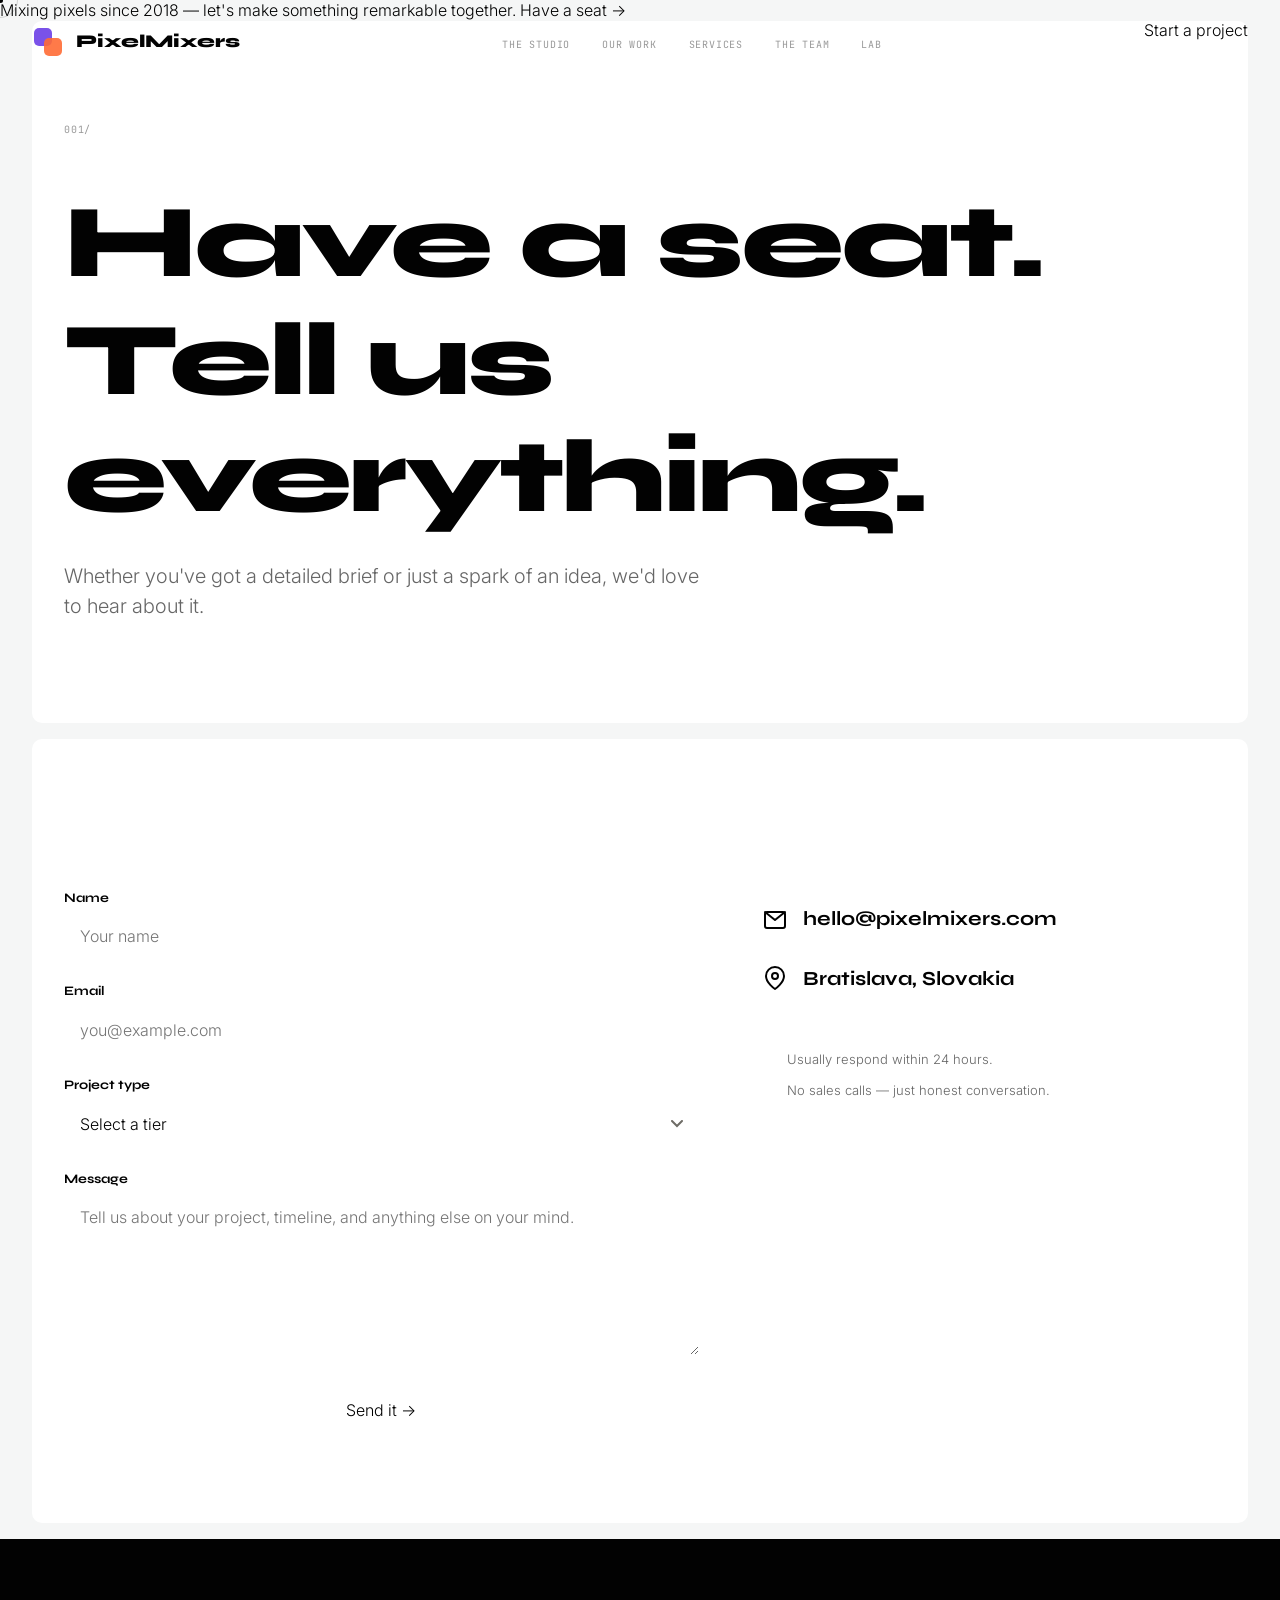
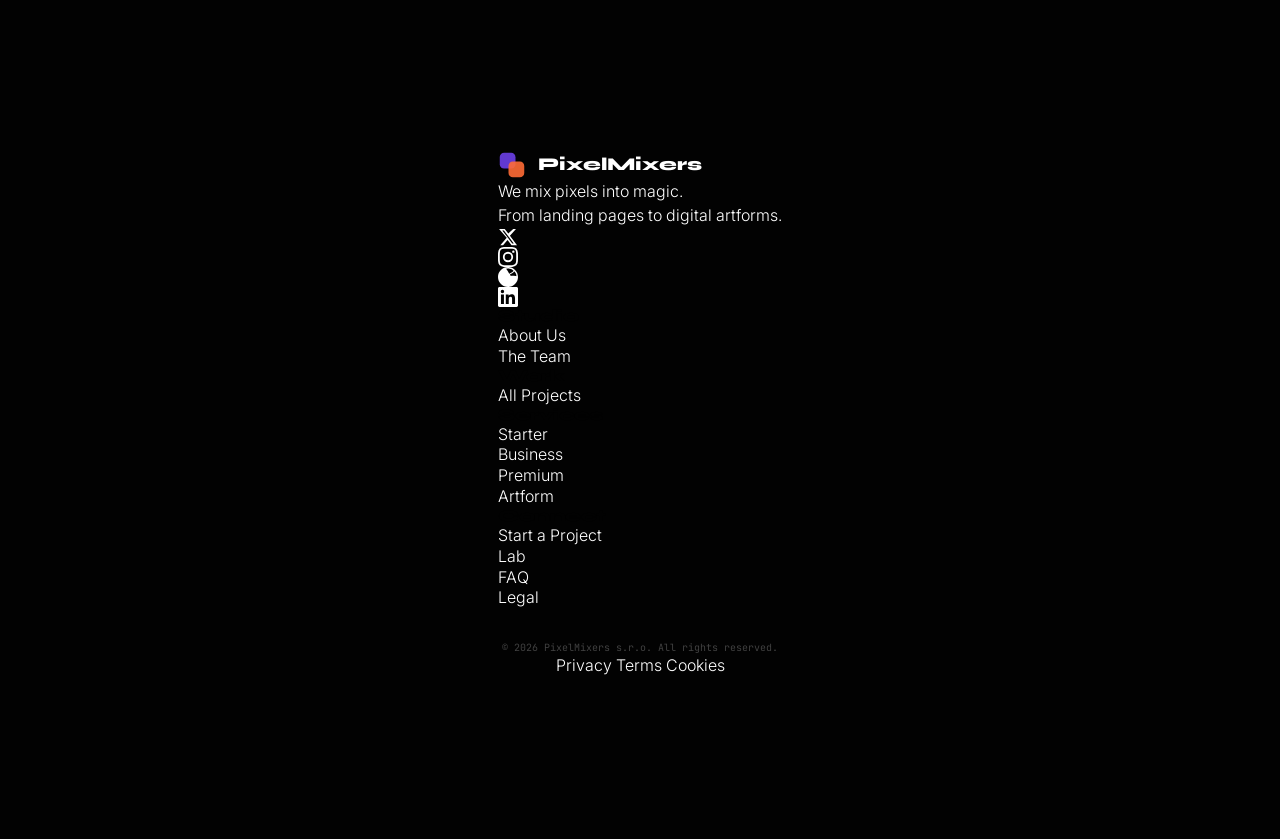
<file: contact/index.html>
<!DOCTYPE html>
<html lang="en">
<head>
  <meta charset="UTF-8">
  <meta name="viewport" content="width=device-width, initial-scale=1.0">
  <title>Contact — PixelMixers</title>
  <meta name="description" content="Get in touch with PixelMixers. Tell us about your project — whether you have a detailed brief or just a spark of an idea.">
  <meta property="og:title" content="Contact — PixelMixers">
  <meta property="og:description" content="Have a seat. Tell us everything.">
  <meta property="og:type" content="website">
  <link rel="preconnect" href="https://fonts.googleapis.com">
  <link rel="preconnect" href="https://fonts.gstatic.com" crossorigin>
  <link href="https://fonts.googleapis.com/css2?family=Inter:wght@300;400;500&family=JetBrains+Mono:wght@400&family=Syne:wght@400;700;800&display=swap" rel="stylesheet">
  <link rel="stylesheet" href="/assets/css/tokens.css">
  <link rel="stylesheet" href="/assets/css/typography.css">
  <link rel="stylesheet" href="/assets/css/reset.css">
  <link rel="stylesheet" href="/assets/css/layout.css">
  <link rel="stylesheet" href="/assets/css/components.css">
  <link rel="stylesheet" href="/assets/css/animations.css">
  <link rel="stylesheet" href="/assets/css/pages/contact.css">
</head>
<body>

  <!-- CTA Banner -->
  <div class="cta-banner" role="complementary">
    <div class="cta-banner__inner">
      <span class="cta-banner__text">Mixing pixels since 2018 — let's make something remarkable together.</span>
      <a href="/contact/" class="cta-banner__link">Have a seat <span class="arrow" aria-hidden="true">→</span></a>
    </div>
  </div>

  <!-- Navigation -->
  <header class="site-nav" id="site-nav">
    <div class="site-nav__inner">
      <a href="/" class="site-nav__logo" aria-label="PixelMixers — Home">
        <svg class="logo-mark" width="32" height="32" viewBox="0 0 32 32" aria-hidden="true">
          <rect x="2" y="2" width="18" height="18" rx="5" fill="#6B3FE7" opacity="0.9"/>
          <rect x="12" y="12" width="18" height="18" rx="5" fill="#FF6B35" opacity="0.9"/>
        </svg>
        <span class="logo-wordmark">PixelMixers</span>
      </a>
      <nav class="site-nav__links" aria-label="Primary navigation">
        <ul role="list">
          <li><a href="/the-studio/">The Studio</a></li>
          <li><a href="/our-work/">Our Work</a></li>
          <li><a href="/services/">Services</a></li>
          <li><a href="/the-team/">The Team</a></li>
          <li><a href="/lab/">Lab</a></li>
        </ul>
      </nav>
      <div class="site-nav__actions">
        <a href="/contact/" class="btn-primary btn-sm">Start a project</a>
        <button class="nav-toggle" aria-label="Open navigation menu" aria-expanded="false" aria-controls="mobile-nav">
          <span></span><span></span><span></span>
        </button>
      </div>
    </div>
    <div class="mobile-nav" id="mobile-nav" aria-hidden="true">
      <ul role="list">
        <li><a href="/the-studio/">The Studio</a></li>
        <li><a href="/our-work/">Our Work</a></li>
        <li><a href="/services/">Services</a></li>
        <li><a href="/the-team/">The Team</a></li>
        <li><a href="/lab/">Lab</a></li>
        <li><a href="/contact/">Start a project</a></li>
      </ul>
    </div>
  </header>

  <main class="page-enter">

    <!-- Hero -->
    <section class="section section--chalk">
      <div class="glow-ellipse glow-ellipse--violet glow-ellipse--top-right" aria-hidden="true"></div>
      <div class="container">
        <span class="section-label" data-reveal="fade-in">001/</span>
        <h1 style="font-size:var(--text-5xl);font-weight:800;font-family:var(--font-display)" data-reveal="fade-up">Have a seat.<br>Tell us everything.</h1>
        <p class="contact-hero__sub" data-reveal="fade-up" data-reveal-delay="100">
          Whether you've got a detailed brief or just a spark of an idea, we'd love to hear about it.
        </p>
      </div>
    </section>

    <!-- Contact Form + Info -->
    <section class="section section--paper">
      <div class="container">
        <div class="contact-grid" data-reveal="fade-up">

          <!-- Left: Form -->
          <form id="contact-form" class="contact-form" novalidate>
            <div class="form-group">
              <label for="contact-name">Name</label>
              <input type="text" id="contact-name" name="name" required autocomplete="name" placeholder="Your name">
              <p class="form-error" aria-live="polite">Please enter your name.</p>
            </div>
            <div class="form-group">
              <label for="contact-email">Email</label>
              <input type="email" id="contact-email" name="email" required autocomplete="email" placeholder="you@example.com">
              <p class="form-error" aria-live="polite">Please enter a valid email address.</p>
            </div>
            <div class="form-group">
              <label for="contact-type">Project type</label>
              <select id="contact-type" name="type">
                <option value="" disabled selected>Select a tier</option>
                <option value="starter">Starter</option>
                <option value="business">Business</option>
                <option value="premium">Premium</option>
                <option value="artform">Artform</option>
                <option value="not-sure">Not sure yet</option>
              </select>
              <p class="form-error" aria-live="polite"></p>
            </div>
            <div class="form-group">
              <label for="contact-message">Message</label>
              <textarea id="contact-message" name="message" required placeholder="Tell us about your project, timeline, and anything else on your mind."></textarea>
              <p class="form-error" aria-live="polite">Please enter a message.</p>
            </div>
            <button type="submit" class="btn-primary">Send it <span class="arrow" aria-hidden="true">→</span></button>
          </form>

          <!-- Right: Info -->
          <div class="contact-info">
            <div class="contact-info-item">
              <svg width="24" height="24" viewBox="0 0 24 24" fill="none" stroke="currentColor" stroke-width="2" stroke-linecap="round" stroke-linejoin="round"><rect x="2" y="4" width="20" height="16" rx="2"/><path d="M22 4l-10 8L2 4"/></svg>
              <a href="mailto:hello@pixelmixers.com">hello@pixelmixers.com</a>
            </div>
            <div class="contact-info-item">
              <svg width="24" height="24" viewBox="0 0 24 24" fill="none" stroke="currentColor" stroke-width="2" stroke-linecap="round" stroke-linejoin="round"><path d="M21 10c0 7-9 13-9 13s-9-6-9-13a9 9 0 0118 0z"/><circle cx="12" cy="10" r="3"/></svg>
              <p>Bratislava, Slovakia</p>
            </div>
            <div class="contact-note">
              <p>Usually respond within 24 hours.</p>
              <p>No sales calls — just honest conversation.</p>
            </div>
          </div>

        </div>
      </div>
    </section>

  </main>

  <!-- Footer -->
  <footer class="site-footer">
    <div class="site-footer__inner">
      <div class="footer-top">
        <div class="footer-brand">
          <a href="/" class="site-nav__logo" aria-label="PixelMixers">
            <svg class="logo-mark" width="28" height="28" viewBox="0 0 32 32" aria-hidden="true">
              <rect x="2" y="2" width="18" height="18" rx="5" fill="#6B3FE7" opacity="0.9"/>
              <rect x="12" y="12" width="18" height="18" rx="5" fill="#FF6B35" opacity="0.9"/>
            </svg>
            <span class="logo-wordmark" style="color:var(--color-chalk)">PixelMixers</span>
          </a>
          <p class="footer-tagline">We mix pixels into magic.<br>From landing pages to digital artforms.</p>
          <div class="footer-social">
            <a href="#" aria-label="Twitter" rel="noopener noreferrer"><svg width="20" height="20" viewBox="0 0 24 24" fill="currentColor"><path d="M18.244 2.25h3.308l-7.227 8.26 8.502 11.24H16.17l-4.714-6.231-5.401 6.231H2.746l7.73-8.835L1.254 2.25H8.08l4.258 5.63 5.906-5.63Zm-1.161 17.52h1.833L7.084 4.126H5.117z"/></svg></a>
            <a href="#" aria-label="Instagram" rel="noopener noreferrer"><svg width="20" height="20" viewBox="0 0 24 24" fill="currentColor"><path d="M12 2.163c3.204 0 3.584.012 4.85.07 3.252.148 4.771 1.691 4.919 4.919.058 1.265.069 1.645.069 4.849 0 3.205-.012 3.584-.069 4.849-.149 3.225-1.664 4.771-4.919 4.919-1.266.058-1.644.07-4.85.07-3.204 0-3.584-.012-4.849-.07-3.26-.149-4.771-1.699-4.919-4.92-.058-1.265-.07-1.644-.07-4.849 0-3.204.013-3.583.07-4.849.149-3.227 1.664-4.771 4.919-4.919 1.266-.057 1.645-.069 4.849-.069zM12 0C8.741 0 8.333.014 7.053.072 2.695.272.273 2.69.073 7.052.014 8.333 0 8.741 0 12c0 3.259.014 3.668.072 4.948.2 4.358 2.618 6.78 6.98 6.98C8.333 23.986 8.741 24 12 24c3.259 0 3.668-.014 4.948-.072 4.354-.2 6.782-2.618 6.979-6.98.059-1.28.073-1.689.073-4.948 0-3.259-.014-3.667-.072-4.947-.196-4.354-2.617-6.78-6.979-6.98C15.668.014 15.259 0 12 0zm0 5.838a6.162 6.162 0 100 12.324 6.162 6.162 0 000-12.324zM12 16a4 4 0 110-8 4 4 0 010 8zm6.406-11.845a1.44 1.44 0 100 2.881 1.44 1.44 0 000-2.881z"/></svg></a>
            <a href="#" aria-label="Dribbble" rel="noopener noreferrer"><svg width="20" height="20" viewBox="0 0 24 24" fill="currentColor"><path d="M12 0C5.374 0 0 5.373 0 12c0 6.628 5.374 12 12 12 6.628 0 12-5.372 12-12 0-6.627-5.372-12-12-12zm7.92 5.292a10.073 10.073 0 012.264 5.76c-.33-.066-3.63-.736-6.954-.319-.074-.18-.145-.363-.22-.546-.202-.494-.422-1-.648-1.49 3.65-1.485 5.314-3.63 5.558-3.405zM12 1.93c2.554 0 4.89.94 6.665 2.487-.21.245-1.709 2.253-5.225 3.574-1.634-2.999-3.44-5.465-3.716-5.83A10.22 10.22 0 0112 1.93z"/></svg></a>
            <a href="#" aria-label="LinkedIn" rel="noopener noreferrer"><svg width="20" height="20" viewBox="0 0 24 24" fill="currentColor"><path d="M20.447 20.452h-3.554v-5.569c0-1.328-.027-3.037-1.852-3.037-1.853 0-2.136 1.445-2.136 2.939v5.667H9.351V9h3.414v1.561h.046c.477-.9 1.637-1.85 3.37-1.85 3.601 0 4.267 2.37 4.267 5.455v6.286zM5.337 7.433a2.062 2.062 0 01-2.063-2.065 2.064 2.064 0 112.063 2.065zm1.782 13.019H3.555V9h3.564v11.452zM22.225 0H1.771C.792 0 0 .774 0 1.729v20.542C0 23.227.792 24 1.771 24h20.451C23.2 24 24 23.227 24 22.271V1.729C24 .774 23.2 0 22.222 0h.003z"/></svg></a>
          </div>
        </div>
        <div class="footer-nav-columns">
          <div class="footer-nav-col">
            <h4>Studio</h4>
            <ul role="list"><li><a href="/the-studio/">About Us</a></li><li><a href="/the-team/">The Team</a></li></ul>
          </div>
          <div class="footer-nav-col">
            <h4>Work</h4>
            <ul role="list"><li><a href="/our-work/">All Projects</a></li></ul>
          </div>
          <div class="footer-nav-col">
            <h4>Services</h4>
            <ul role="list"><li><a href="/services/#starter">Starter</a></li><li><a href="/services/#business">Business</a></li><li><a href="/services/#premium">Premium</a></li><li><a href="/services/#artform">Artform</a></li></ul>
          </div>
          <div class="footer-nav-col">
            <h4>Connect</h4>
            <ul role="list"><li><a href="/contact/">Start a Project</a></li><li><a href="/lab/">Lab</a></li><li><a href="/faq/">FAQ</a></li><li><a href="/legals/">Legal</a></li></ul>
          </div>
        </div>
      </div>
      <div class="footer-bottom">
        <p class="footer-copy">&copy; <span id="footer-year"></span> PixelMixers s.r.o. All rights reserved.</p>
        <div class="footer-legal-links">
          <a href="/legals/">Privacy</a>
          <a href="/legals/">Terms</a>
          <a href="/legals/">Cookies</a>
        </div>
      </div>
    </div>
  </footer>

  <script>document.getElementById('footer-year').textContent = new Date().getFullYear();</script>
  <script src="/assets/js/core/nav.js" defer></script>
  <script src="/assets/js/core/scroll-reveal.js" defer></script>
  <script src="/assets/js/core/cursor.js" defer></script>
  <script src="/assets/js/pages/contact.js" defer></script>
</body>
</html>
</file>
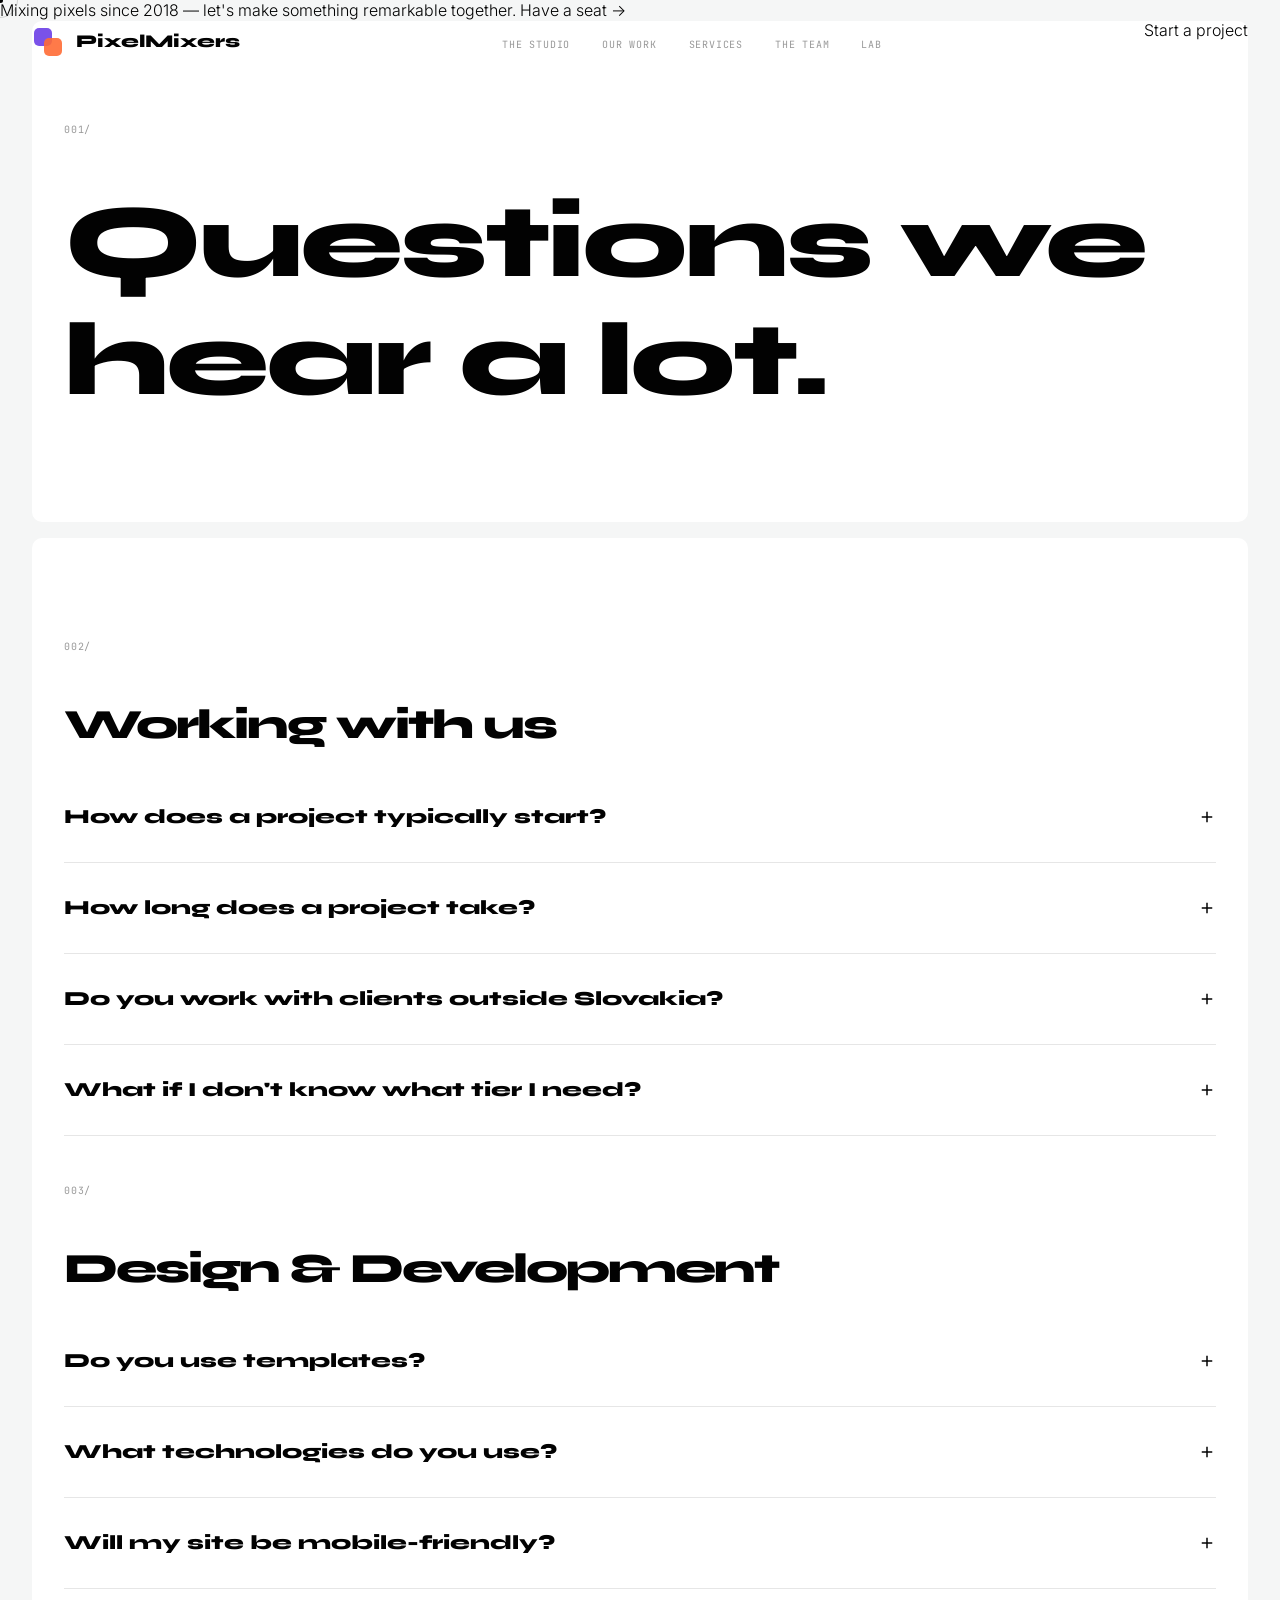
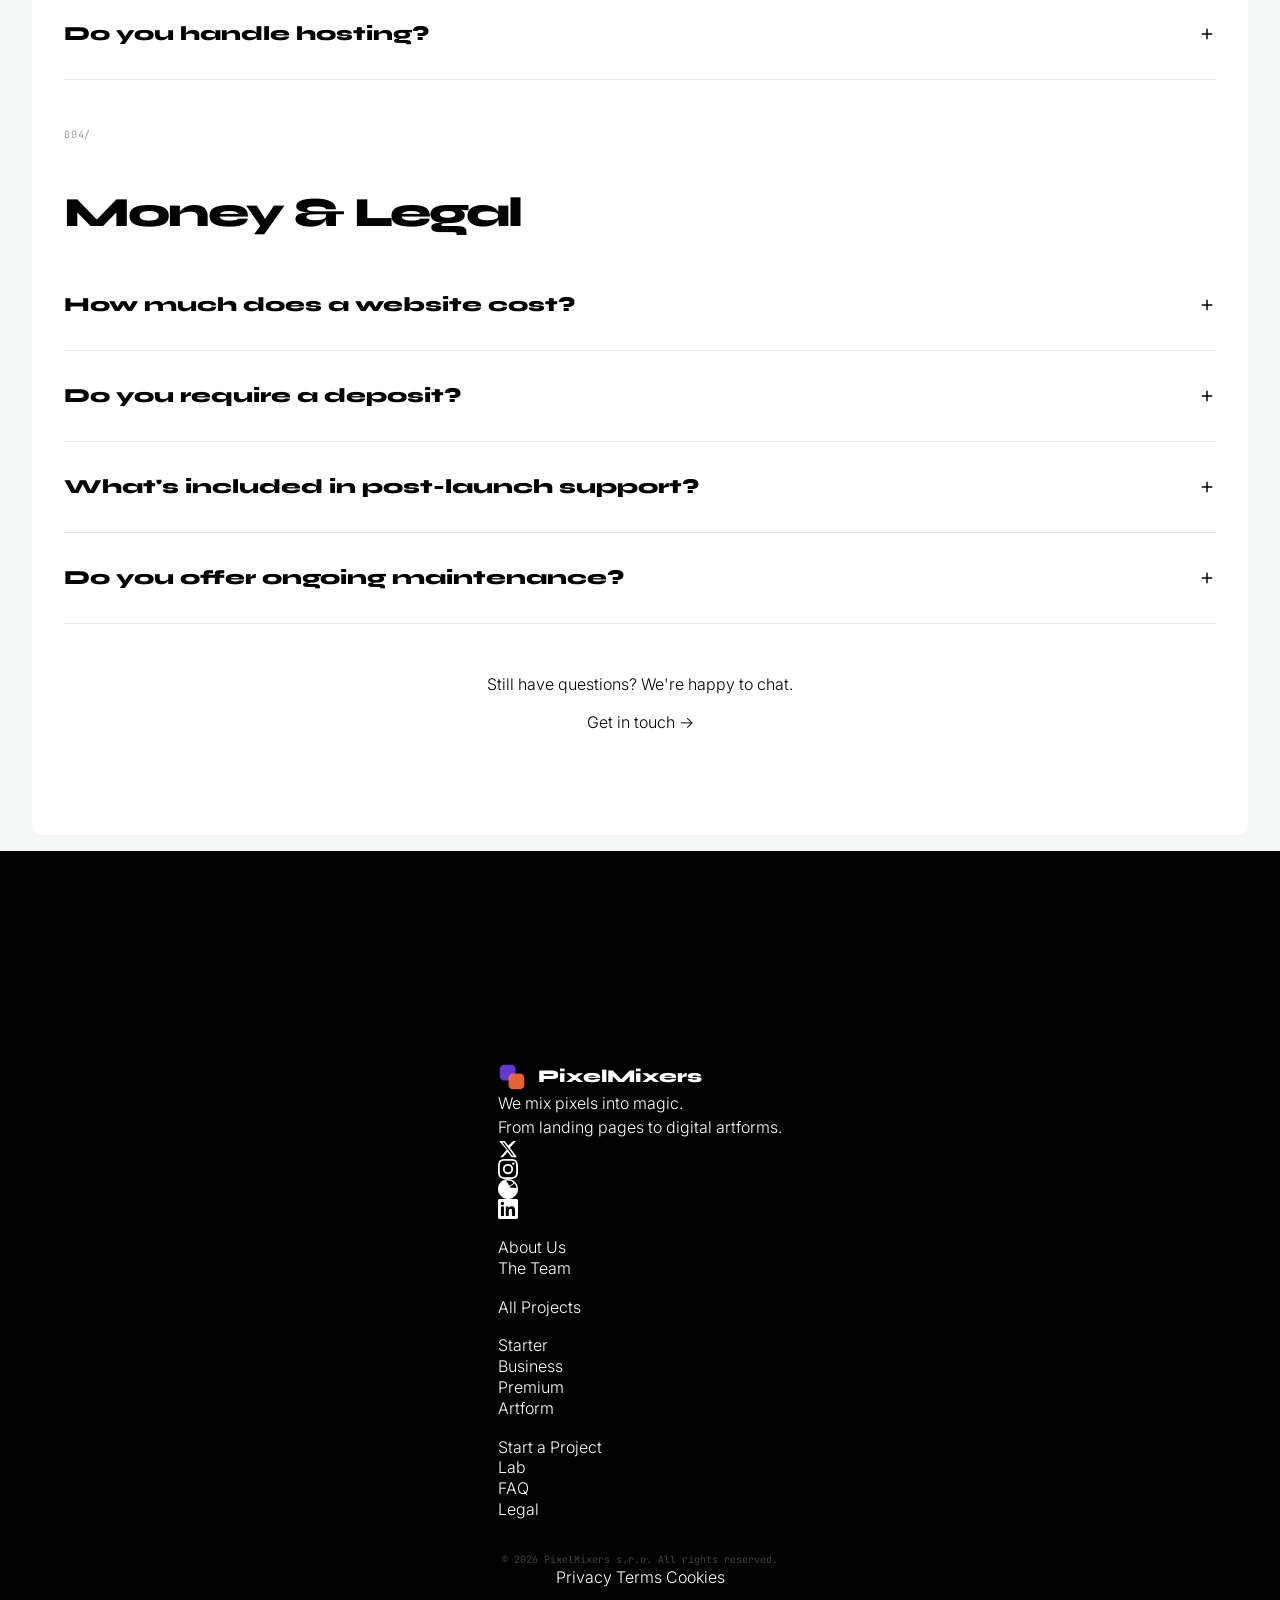
<file: faq/index.html>
<!DOCTYPE html>
<html lang="en">
<head>
  <meta charset="UTF-8">
  <meta name="viewport" content="width=device-width, initial-scale=1.0">
  <title>FAQ — PixelMixers</title>
  <meta name="description" content="Frequently asked questions about working with PixelMixers — process, pricing, technology, and everything in between.">
  <meta property="og:title" content="FAQ — PixelMixers">
  <meta property="og:description" content="Questions we hear a lot — answered honestly.">
  <meta property="og:type" content="website">
  <link rel="preconnect" href="https://fonts.googleapis.com">
  <link rel="preconnect" href="https://fonts.gstatic.com" crossorigin>
  <link href="https://fonts.googleapis.com/css2?family=Inter:wght@300;400;500&family=JetBrains+Mono:wght@400&family=Syne:wght@400;700;800&display=swap" rel="stylesheet">
  <link rel="stylesheet" href="/assets/css/tokens.css">
  <link rel="stylesheet" href="/assets/css/typography.css">
  <link rel="stylesheet" href="/assets/css/reset.css">
  <link rel="stylesheet" href="/assets/css/layout.css">
  <link rel="stylesheet" href="/assets/css/components.css">
  <link rel="stylesheet" href="/assets/css/animations.css">
  <link rel="stylesheet" href="/assets/css/pages/faq.css">
</head>
<body>

  <!-- CTA Banner -->
  <div class="cta-banner" role="complementary">
    <div class="cta-banner__inner">
      <span class="cta-banner__text">Mixing pixels since 2018 — let's make something remarkable together.</span>
      <a href="/contact/" class="cta-banner__link">Have a seat <span class="arrow" aria-hidden="true">→</span></a>
    </div>
  </div>

  <!-- Navigation -->
  <header class="site-nav" id="site-nav">
    <div class="site-nav__inner">
      <a href="/" class="site-nav__logo" aria-label="PixelMixers — Home">
        <svg class="logo-mark" width="32" height="32" viewBox="0 0 32 32" aria-hidden="true">
          <rect x="2" y="2" width="18" height="18" rx="5" fill="#6B3FE7" opacity="0.9"/>
          <rect x="12" y="12" width="18" height="18" rx="5" fill="#FF6B35" opacity="0.9"/>
        </svg>
        <span class="logo-wordmark">PixelMixers</span>
      </a>
      <nav class="site-nav__links" aria-label="Primary navigation">
        <ul role="list">
          <li><a href="/the-studio/">The Studio</a></li>
          <li><a href="/our-work/">Our Work</a></li>
          <li><a href="/services/">Services</a></li>
          <li><a href="/the-team/">The Team</a></li>
          <li><a href="/lab/">Lab</a></li>
        </ul>
      </nav>
      <div class="site-nav__actions">
        <a href="/contact/" class="btn-primary btn-sm">Start a project</a>
        <button class="nav-toggle" aria-label="Open navigation menu" aria-expanded="false" aria-controls="mobile-nav">
          <span></span><span></span><span></span>
        </button>
      </div>
    </div>
    <div class="mobile-nav" id="mobile-nav" aria-hidden="true">
      <ul role="list">
        <li><a href="/the-studio/">The Studio</a></li>
        <li><a href="/our-work/">Our Work</a></li>
        <li><a href="/services/">Services</a></li>
        <li><a href="/the-team/">The Team</a></li>
        <li><a href="/lab/">Lab</a></li>
        <li><a href="/contact/">Start a project</a></li>
      </ul>
    </div>
  </header>

  <main class="page-enter">

    <!-- Hero -->
    <section class="section section--chalk">
      <div class="container">
        <span class="section-label" data-reveal="fade-in">001/</span>
        <h1 style="font-size:var(--text-5xl);font-weight:800;font-family:var(--font-display)" data-reveal="fade-up">Questions we hear a lot.</h1>
      </div>
    </section>

    <!-- FAQ Accordions -->
    <section class="section section--paper">
      <div class="container container--wide">

        <!-- Working with us -->
        <div class="faq-group" data-reveal="fade-up">
          <span class="section-label">002/</span>
          <h2 class="faq-group__heading">Working with us</h2>

          <div class="accordion-item">
            <button class="accordion-trigger" aria-expanded="false">
              How does a project typically start?
              <svg class="accordion-icon" viewBox="0 0 24 24" fill="none" stroke="currentColor" stroke-width="2"><line x1="12" y1="5" x2="12" y2="19"/><line x1="5" y1="12" x2="19" y2="12"/></svg>
            </button>
            <div class="accordion-content">
              <div class="accordion-content__inner">
                <p>It starts with a conversation. You tell us about your business, your goals, and the feeling you want your site to create. We listen, ask the right questions, and put together a tailored proposal — no generic pitch decks, no cookie-cutter quotes. From there, we agree on scope, timeline, and budget before any design work begins.</p>
              </div>
            </div>
          </div>

          <div class="accordion-item">
            <button class="accordion-trigger" aria-expanded="false">
              How long does a project take?
              <svg class="accordion-icon" viewBox="0 0 24 24" fill="none" stroke="currentColor" stroke-width="2"><line x1="12" y1="5" x2="12" y2="19"/><line x1="5" y1="12" x2="19" y2="12"/></svg>
            </button>
            <div class="accordion-content">
              <div class="accordion-content__inner">
                <p>Starter sites: 3-6 weeks. Business builds: 6-12 weeks. Premium: 8-16 weeks. Artform: it depends — these are bespoke projects and timelines vary based on complexity. We'll always give you a realistic estimate before we start, and we keep you updated throughout.</p>
              </div>
            </div>
          </div>

          <div class="accordion-item">
            <button class="accordion-trigger" aria-expanded="false">
              Do you work with clients outside Slovakia?
              <svg class="accordion-icon" viewBox="0 0 24 24" fill="none" stroke="currentColor" stroke-width="2"><line x1="12" y1="5" x2="12" y2="19"/><line x1="5" y1="12" x2="19" y2="12"/></svg>
            </button>
            <div class="accordion-content">
              <div class="accordion-content__inner">
                <p>Absolutely. Most of our clients are remote — we've worked with businesses and creatives across Europe, North America, and Asia. We use Figma, Slack, and video calls to keep everything smooth regardless of time zone.</p>
              </div>
            </div>
          </div>

          <div class="accordion-item">
            <button class="accordion-trigger" aria-expanded="false">
              What if I don't know what tier I need?
              <svg class="accordion-icon" viewBox="0 0 24 24" fill="none" stroke="currentColor" stroke-width="2"><line x1="12" y1="5" x2="12" y2="19"/><line x1="5" y1="12" x2="19" y2="12"/></svg>
            </button>
            <div class="accordion-content">
              <div class="accordion-content__inner">
                <p>That's completely fine. Most clients start with a conversation, not a tier. Tell us what you need and what your budget looks like, and we'll recommend the right approach. There's no pressure to pick a package — we'll figure it out together.</p>
              </div>
            </div>
          </div>
        </div>

        <!-- Design & Development -->
        <div class="faq-group" data-reveal="fade-up">
          <span class="section-label">003/</span>
          <h2 class="faq-group__heading">Design & Development</h2>

          <div class="accordion-item">
            <button class="accordion-trigger" aria-expanded="false">
              Do you use templates?
              <svg class="accordion-icon" viewBox="0 0 24 24" fill="none" stroke="currentColor" stroke-width="2"><line x1="12" y1="5" x2="12" y2="19"/><line x1="5" y1="12" x2="19" y2="12"/></svg>
            </button>
            <div class="accordion-content">
              <div class="accordion-content__inner">
                <p>Never. Every project is custom-designed from scratch. We don't reskin themes or drop your content into a pre-built layout. Your site should look and feel like yours — not like everyone else's.</p>
              </div>
            </div>
          </div>

          <div class="accordion-item">
            <button class="accordion-trigger" aria-expanded="false">
              What technologies do you use?
              <svg class="accordion-icon" viewBox="0 0 24 24" fill="none" stroke="currentColor" stroke-width="2"><line x1="12" y1="5" x2="12" y2="19"/><line x1="5" y1="12" x2="19" y2="12"/></svg>
            </button>
            <div class="accordion-content">
              <div class="accordion-content__inner">
                <p>HTML, CSS, JavaScript, React when needed, Shopify for e-commerce, and various headless CMS solutions. We choose the stack based on what your project actually needs — not what's trending. Performance and maintainability always come first.</p>
              </div>
            </div>
          </div>

          <div class="accordion-item">
            <button class="accordion-trigger" aria-expanded="false">
              Will my site be mobile-friendly?
              <svg class="accordion-icon" viewBox="0 0 24 24" fill="none" stroke="currentColor" stroke-width="2"><line x1="12" y1="5" x2="12" y2="19"/><line x1="5" y1="12" x2="19" y2="12"/></svg>
            </button>
            <div class="accordion-content">
              <div class="accordion-content__inner">
                <p>Every site we build is mobile-first. We design for small screens first, then scale up. We test across real devices — not just browser resizers — and ensure everything from navigation to forms works beautifully on phones and tablets.</p>
              </div>
            </div>
          </div>

          <div class="accordion-item">
            <button class="accordion-trigger" aria-expanded="false">
              Do you handle hosting?
              <svg class="accordion-icon" viewBox="0 0 24 24" fill="none" stroke="currentColor" stroke-width="2"><line x1="12" y1="5" x2="12" y2="19"/><line x1="5" y1="12" x2="19" y2="12"/></svg>
            </button>
            <div class="accordion-content">
              <div class="accordion-content__inner">
                <p>We can set up hosting on Netlify, Vercel, or your preferred platform. We'll configure DNS, SSL, and deployment pipelines so that everything is production-ready from day one. We also offer managed hosting as part of our maintenance packages.</p>
              </div>
            </div>
          </div>
        </div>

        <!-- Money & Legal -->
        <div class="faq-group" data-reveal="fade-up">
          <span class="section-label">004/</span>
          <h2 class="faq-group__heading">Money & Legal</h2>

          <div class="accordion-item">
            <button class="accordion-trigger" aria-expanded="false">
              How much does a website cost?
              <svg class="accordion-icon" viewBox="0 0 24 24" fill="none" stroke="currentColor" stroke-width="2"><line x1="12" y1="5" x2="12" y2="19"/><line x1="5" y1="12" x2="19" y2="12"/></svg>
            </button>
            <div class="accordion-content">
              <div class="accordion-content__inner">
                <p>It depends on the scope. As a rough guide: Starter sites typically range from EUR 2,000-5,000. Business builds run EUR 5,000-15,000. Premium web apps and platforms start at EUR 15,000+. Artform projects are priced individually based on creative scope. We always provide a detailed quote before any work begins.</p>
              </div>
            </div>
          </div>

          <div class="accordion-item">
            <button class="accordion-trigger" aria-expanded="false">
              Do you require a deposit?
              <svg class="accordion-icon" viewBox="0 0 24 24" fill="none" stroke="currentColor" stroke-width="2"><line x1="12" y1="5" x2="12" y2="19"/><line x1="5" y1="12" x2="19" y2="12"/></svg>
            </button>
            <div class="accordion-content">
              <div class="accordion-content__inner">
                <p>Yes, 50% upfront, 50% on delivery. For larger projects, we can arrange milestone-based billing — for example, 40% to start, 30% at design approval, and 30% at launch. We'll agree on payment terms before we begin.</p>
              </div>
            </div>
          </div>

          <div class="accordion-item">
            <button class="accordion-trigger" aria-expanded="false">
              What's included in post-launch support?
              <svg class="accordion-icon" viewBox="0 0 24 24" fill="none" stroke="currentColor" stroke-width="2"><line x1="12" y1="5" x2="12" y2="19"/><line x1="5" y1="12" x2="19" y2="12"/></svg>
            </button>
            <div class="accordion-content">
              <div class="accordion-content__inner">
                <p>Every project includes 30 days of post-launch support — bug fixes, minor content tweaks, and technical questions. After that, you can continue with one of our maintenance packages, or manage things yourself with the documentation we provide.</p>
              </div>
            </div>
          </div>

          <div class="accordion-item">
            <button class="accordion-trigger" aria-expanded="false">
              Do you offer ongoing maintenance?
              <svg class="accordion-icon" viewBox="0 0 24 24" fill="none" stroke="currentColor" stroke-width="2"><line x1="12" y1="5" x2="12" y2="19"/><line x1="5" y1="12" x2="19" y2="12"/></svg>
            </button>
            <div class="accordion-content">
              <div class="accordion-content__inner">
                <p>Yes, we offer monthly maintenance packages that include security updates, performance monitoring, content updates, and priority support. Packages start at EUR 200/month depending on the complexity of your site. We'll recommend the right level of support based on your needs.</p>
              </div>
            </div>
          </div>
        </div>

        <!-- Bottom CTA -->
        <div class="text-center" style="margin-top:var(--space-8)" data-reveal="fade-up">
          <p style="color:var(--color-ash);margin-bottom:var(--space-4)">Still have questions? We're happy to chat.</p>
          <a href="/contact/" class="btn-primary">Get in touch <span class="arrow" aria-hidden="true">→</span></a>
        </div>

      </div>
    </section>

  </main>

  <!-- Footer -->
  <footer class="site-footer">
    <div class="site-footer__inner">
      <div class="footer-top">
        <div class="footer-brand">
          <a href="/" class="site-nav__logo" aria-label="PixelMixers">
            <svg class="logo-mark" width="28" height="28" viewBox="0 0 32 32" aria-hidden="true">
              <rect x="2" y="2" width="18" height="18" rx="5" fill="#6B3FE7" opacity="0.9"/>
              <rect x="12" y="12" width="18" height="18" rx="5" fill="#FF6B35" opacity="0.9"/>
            </svg>
            <span class="logo-wordmark" style="color:var(--color-chalk)">PixelMixers</span>
          </a>
          <p class="footer-tagline">We mix pixels into magic.<br>From landing pages to digital artforms.</p>
          <div class="footer-social">
            <a href="#" aria-label="Twitter" rel="noopener noreferrer"><svg width="20" height="20" viewBox="0 0 24 24" fill="currentColor"><path d="M18.244 2.25h3.308l-7.227 8.26 8.502 11.24H16.17l-4.714-6.231-5.401 6.231H2.746l7.73-8.835L1.254 2.25H8.08l4.258 5.63 5.906-5.63Zm-1.161 17.52h1.833L7.084 4.126H5.117z"/></svg></a>
            <a href="#" aria-label="Instagram" rel="noopener noreferrer"><svg width="20" height="20" viewBox="0 0 24 24" fill="currentColor"><path d="M12 2.163c3.204 0 3.584.012 4.85.07 3.252.148 4.771 1.691 4.919 4.919.058 1.265.069 1.645.069 4.849 0 3.205-.012 3.584-.069 4.849-.149 3.225-1.664 4.771-4.919 4.919-1.266.058-1.644.07-4.85.07-3.204 0-3.584-.012-4.849-.07-3.26-.149-4.771-1.699-4.919-4.92-.058-1.265-.07-1.644-.07-4.849 0-3.204.013-3.583.07-4.849.149-3.227 1.664-4.771 4.919-4.919 1.266-.057 1.645-.069 4.849-.069zM12 0C8.741 0 8.333.014 7.053.072 2.695.272.273 2.69.073 7.052.014 8.333 0 8.741 0 12c0 3.259.014 3.668.072 4.948.2 4.358 2.618 6.78 6.98 6.98C8.333 23.986 8.741 24 12 24c3.259 0 3.668-.014 4.948-.072 4.354-.2 6.782-2.618 6.979-6.98.059-1.28.073-1.689.073-4.948 0-3.259-.014-3.667-.072-4.947-.196-4.354-2.617-6.78-6.979-6.98C15.668.014 15.259 0 12 0zm0 5.838a6.162 6.162 0 100 12.324 6.162 6.162 0 000-12.324zM12 16a4 4 0 110-8 4 4 0 010 8zm6.406-11.845a1.44 1.44 0 100 2.881 1.44 1.44 0 000-2.881z"/></svg></a>
            <a href="#" aria-label="Dribbble" rel="noopener noreferrer"><svg width="20" height="20" viewBox="0 0 24 24" fill="currentColor"><path d="M12 0C5.374 0 0 5.373 0 12c0 6.628 5.374 12 12 12 6.628 0 12-5.372 12-12 0-6.627-5.372-12-12-12zm7.92 5.292a10.073 10.073 0 012.264 5.76c-.33-.066-3.63-.736-6.954-.319-.074-.18-.145-.363-.22-.546-.202-.494-.422-1-.648-1.49 3.65-1.485 5.314-3.63 5.558-3.405zM12 1.93c2.554 0 4.89.94 6.665 2.487-.21.245-1.709 2.253-5.225 3.574-1.634-2.999-3.44-5.465-3.716-5.83A10.22 10.22 0 0112 1.93z"/></svg></a>
            <a href="#" aria-label="LinkedIn" rel="noopener noreferrer"><svg width="20" height="20" viewBox="0 0 24 24" fill="currentColor"><path d="M20.447 20.452h-3.554v-5.569c0-1.328-.027-3.037-1.852-3.037-1.853 0-2.136 1.445-2.136 2.939v5.667H9.351V9h3.414v1.561h.046c.477-.9 1.637-1.85 3.37-1.85 3.601 0 4.267 2.37 4.267 5.455v6.286zM5.337 7.433a2.062 2.062 0 01-2.063-2.065 2.064 2.064 0 112.063 2.065zm1.782 13.019H3.555V9h3.564v11.452zM22.225 0H1.771C.792 0 0 .774 0 1.729v20.542C0 23.227.792 24 1.771 24h20.451C23.2 24 24 23.227 24 22.271V1.729C24 .774 23.2 0 22.222 0h.003z"/></svg></a>
          </div>
        </div>
        <div class="footer-nav-columns">
          <div class="footer-nav-col">
            <h4>Studio</h4>
            <ul role="list"><li><a href="/the-studio/">About Us</a></li><li><a href="/the-team/">The Team</a></li></ul>
          </div>
          <div class="footer-nav-col">
            <h4>Work</h4>
            <ul role="list"><li><a href="/our-work/">All Projects</a></li></ul>
          </div>
          <div class="footer-nav-col">
            <h4>Services</h4>
            <ul role="list"><li><a href="/services/#starter">Starter</a></li><li><a href="/services/#business">Business</a></li><li><a href="/services/#premium">Premium</a></li><li><a href="/services/#artform">Artform</a></li></ul>
          </div>
          <div class="footer-nav-col">
            <h4>Connect</h4>
            <ul role="list"><li><a href="/contact/">Start a Project</a></li><li><a href="/lab/">Lab</a></li><li><a href="/faq/">FAQ</a></li><li><a href="/legals/">Legal</a></li></ul>
          </div>
        </div>
      </div>
      <div class="footer-bottom">
        <p class="footer-copy">&copy; <span id="footer-year"></span> PixelMixers s.r.o. All rights reserved.</p>
        <div class="footer-legal-links">
          <a href="/legals/">Privacy</a>
          <a href="/legals/">Terms</a>
          <a href="/legals/">Cookies</a>
        </div>
      </div>
    </div>
  </footer>

  <script>document.getElementById('footer-year').textContent = new Date().getFullYear();</script>
  <script src="/assets/js/core/nav.js" defer></script>
  <script src="/assets/js/core/scroll-reveal.js" defer></script>
  <script src="/assets/js/core/accordion.js" defer></script>
  <script src="/assets/js/core/cursor.js" defer></script>
</body>
</html>
</file>
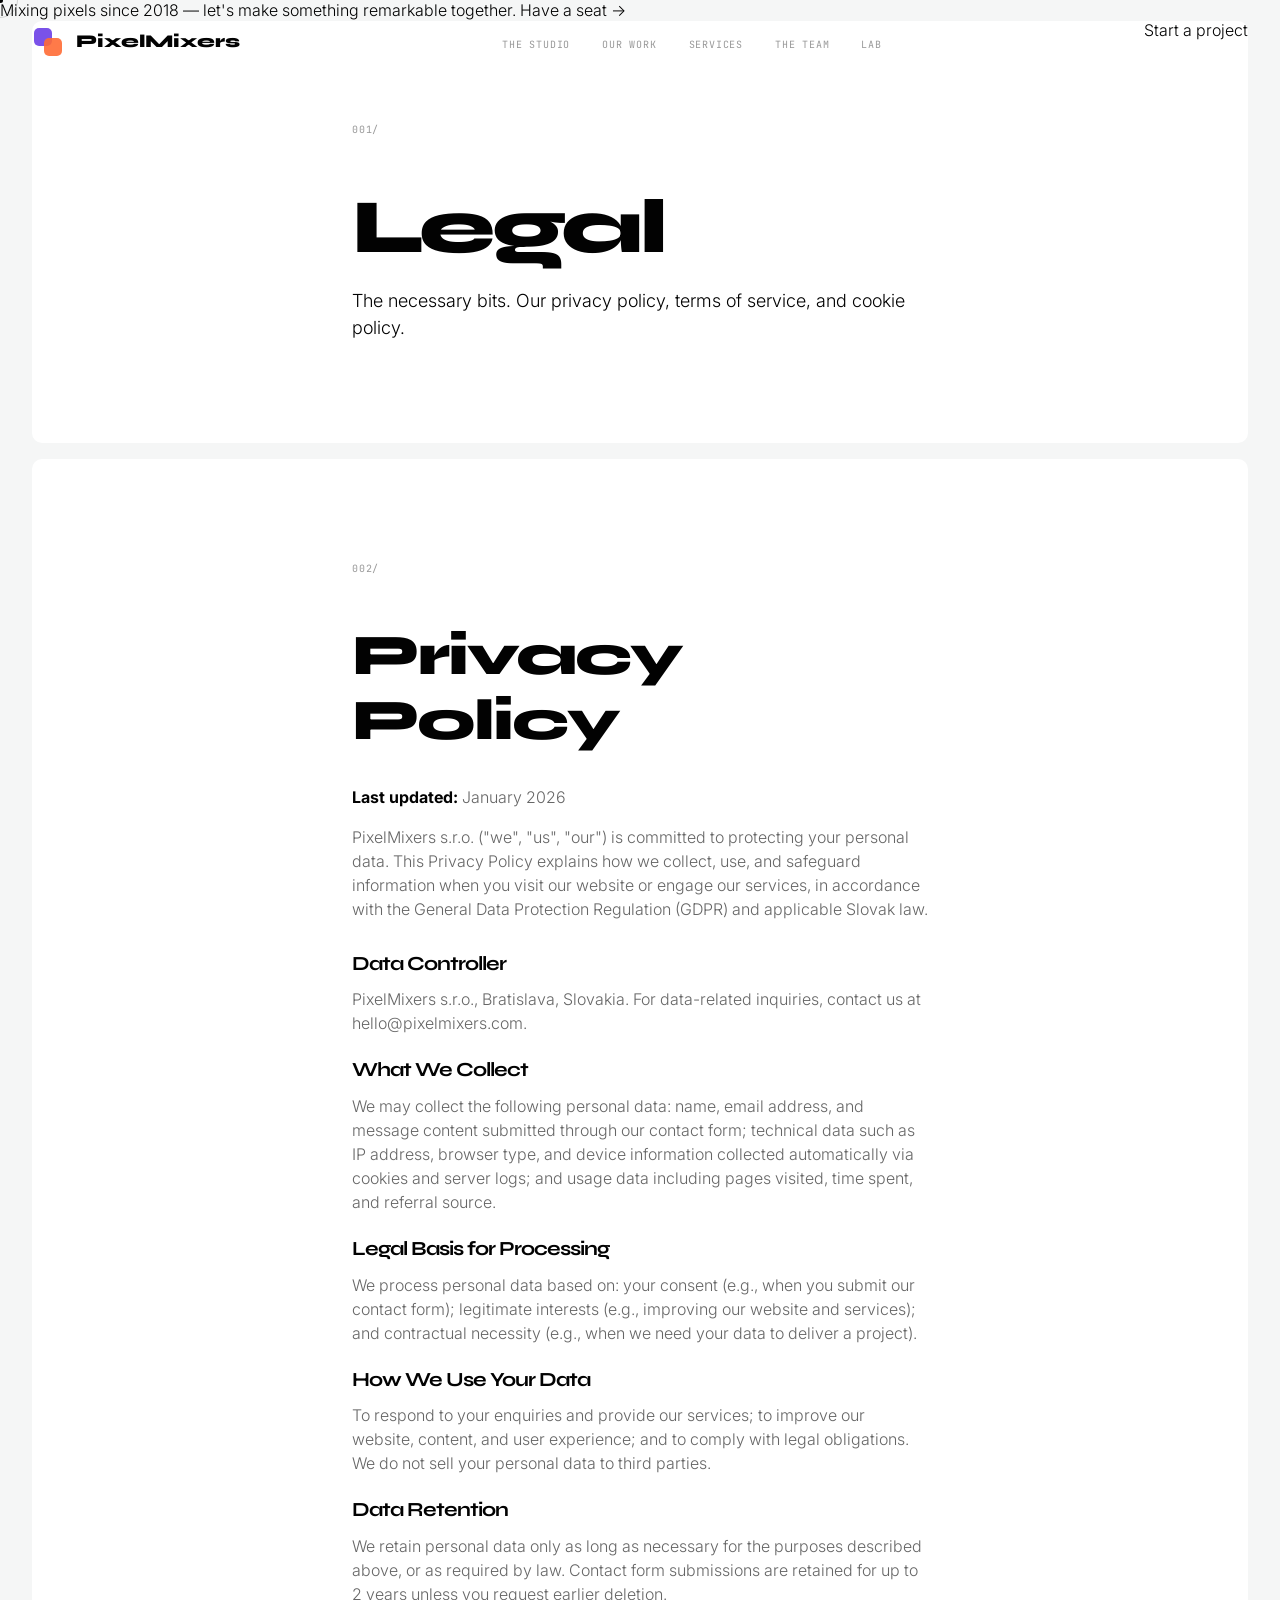
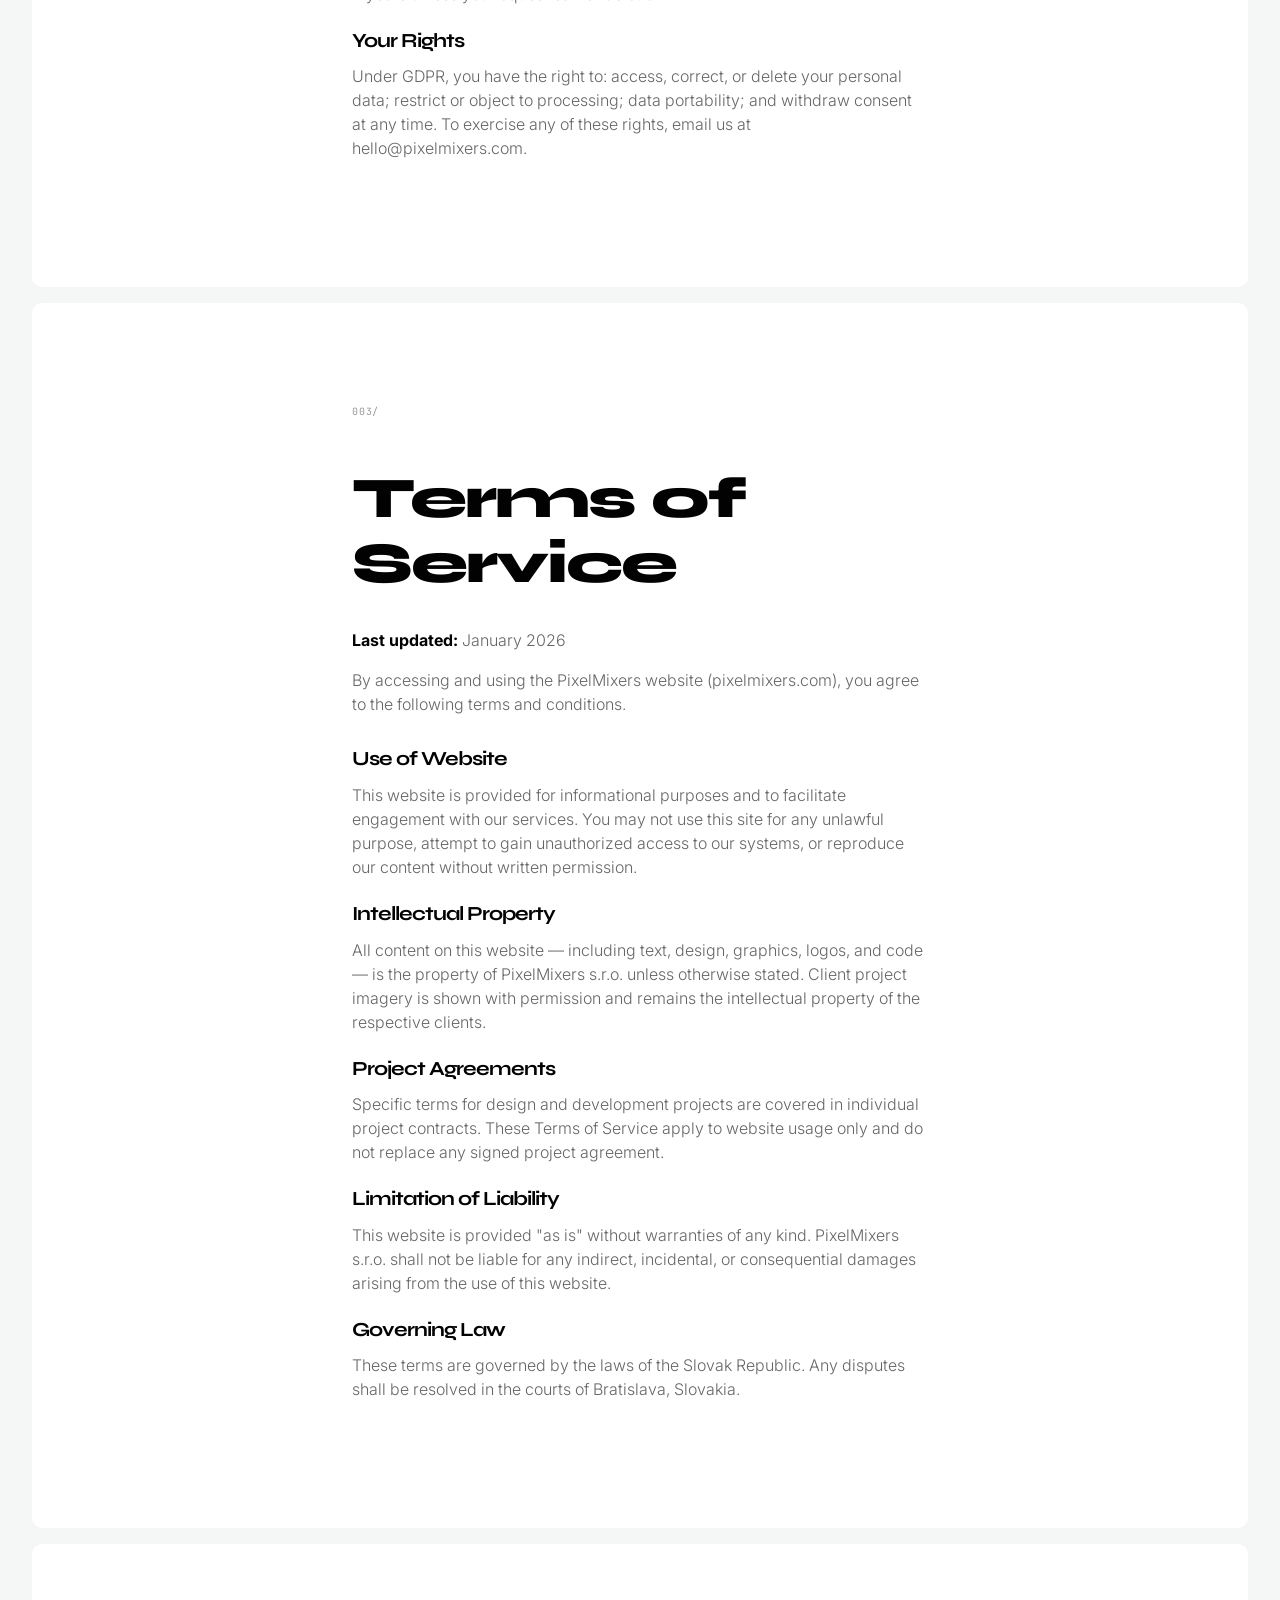
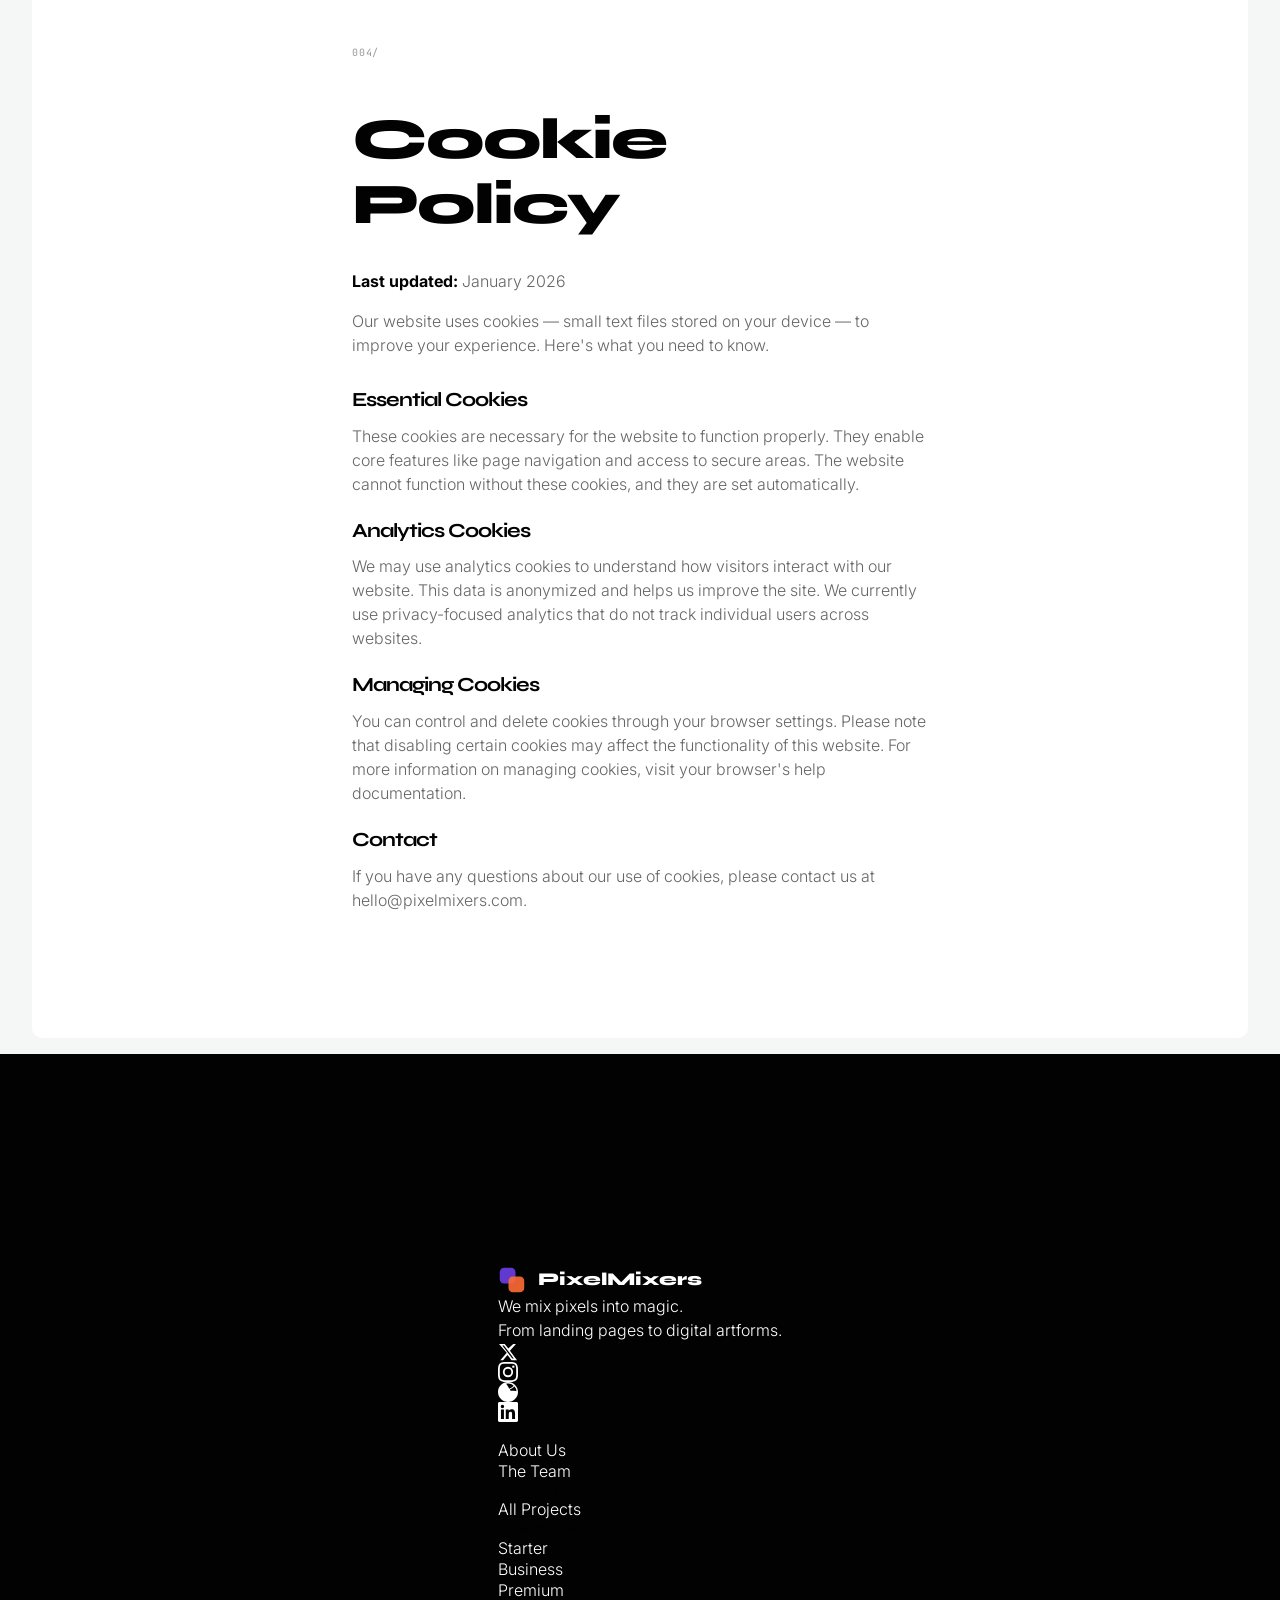
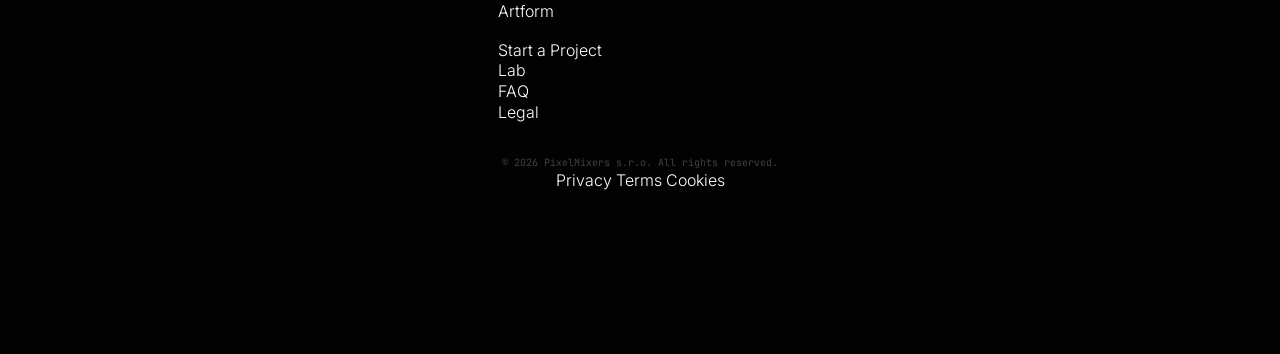
<file: legals/index.html>
<!DOCTYPE html>
<html lang="en">
<head>
  <meta charset="UTF-8">
  <meta name="viewport" content="width=device-width, initial-scale=1.0">
  <title>Legal — PixelMixers</title>
  <meta name="description" content="Privacy Policy, Terms of Service, and Cookie Policy for PixelMixers s.r.o.">
  <meta property="og:title" content="Legal — PixelMixers">
  <meta property="og:description" content="Our legal policies — privacy, terms, and cookies.">
  <meta property="og:type" content="website">
  <link rel="preconnect" href="https://fonts.googleapis.com">
  <link rel="preconnect" href="https://fonts.gstatic.com" crossorigin>
  <link href="https://fonts.googleapis.com/css2?family=Inter:wght@300;400;500&family=JetBrains+Mono:wght@400&family=Syne:wght@400;700;800&display=swap" rel="stylesheet">
  <link rel="stylesheet" href="/assets/css/tokens.css">
  <link rel="stylesheet" href="/assets/css/typography.css">
  <link rel="stylesheet" href="/assets/css/reset.css">
  <link rel="stylesheet" href="/assets/css/layout.css">
  <link rel="stylesheet" href="/assets/css/components.css">
  <link rel="stylesheet" href="/assets/css/animations.css">
</head>
<body>

  <!-- CTA Banner -->
  <div class="cta-banner" role="complementary">
    <div class="cta-banner__inner">
      <span class="cta-banner__text">Mixing pixels since 2018 — let's make something remarkable together.</span>
      <a href="/contact/" class="cta-banner__link">Have a seat <span class="arrow" aria-hidden="true">→</span></a>
    </div>
  </div>

  <!-- Navigation -->
  <header class="site-nav" id="site-nav">
    <div class="site-nav__inner">
      <a href="/" class="site-nav__logo" aria-label="PixelMixers — Home">
        <svg class="logo-mark" width="32" height="32" viewBox="0 0 32 32" aria-hidden="true">
          <rect x="2" y="2" width="18" height="18" rx="5" fill="#6B3FE7" opacity="0.9"/>
          <rect x="12" y="12" width="18" height="18" rx="5" fill="#FF6B35" opacity="0.9"/>
        </svg>
        <span class="logo-wordmark">PixelMixers</span>
      </a>
      <nav class="site-nav__links" aria-label="Primary navigation">
        <ul role="list">
          <li><a href="/the-studio/">The Studio</a></li>
          <li><a href="/our-work/">Our Work</a></li>
          <li><a href="/services/">Services</a></li>
          <li><a href="/the-team/">The Team</a></li>
          <li><a href="/lab/">Lab</a></li>
        </ul>
      </nav>
      <div class="site-nav__actions">
        <a href="/contact/" class="btn-primary btn-sm">Start a project</a>
        <button class="nav-toggle" aria-label="Open navigation menu" aria-expanded="false" aria-controls="mobile-nav">
          <span></span><span></span><span></span>
        </button>
      </div>
    </div>
    <div class="mobile-nav" id="mobile-nav" aria-hidden="true">
      <ul role="list">
        <li><a href="/the-studio/">The Studio</a></li>
        <li><a href="/our-work/">Our Work</a></li>
        <li><a href="/services/">Services</a></li>
        <li><a href="/the-team/">The Team</a></li>
        <li><a href="/lab/">Lab</a></li>
        <li><a href="/contact/">Start a project</a></li>
      </ul>
    </div>
  </header>

  <main class="page-enter">

    <!-- Hero -->
    <section class="section section--chalk">
      <div class="container container--text">
        <span class="section-label" data-reveal="fade-in">001/</span>
        <h1 style="font-size:var(--text-4xl);font-weight:800;font-family:var(--font-display)" data-reveal="fade-up">Legal</h1>
        <p style="font-size:var(--text-md);color:var(--color-ash);line-height:var(--leading-relaxed);margin-top:var(--space-4)" data-reveal="fade-up" data-reveal-delay="100">
          The necessary bits. Our privacy policy, terms of service, and cookie policy.
        </p>
      </div>
    </section>

    <!-- Privacy Policy -->
    <section class="section section--paper" id="privacy">
      <div class="container container--text" data-reveal="fade-up">
        <span class="section-label">002/</span>
        <h2 style="font-size:var(--text-3xl);font-weight:800;font-family:var(--font-display);margin-bottom:var(--space-8)">Privacy Policy</h2>

        <p style="font-size:var(--text-base);line-height:var(--leading-relaxed);color:var(--text-secondary);margin-bottom:var(--space-4)">
          <strong style="color:var(--text-primary)">Last updated:</strong> January 2026
        </p>

        <p style="font-size:var(--text-base);line-height:var(--leading-relaxed);color:var(--text-secondary);margin-bottom:var(--space-6)">
          PixelMixers s.r.o. ("we", "us", "our") is committed to protecting your personal data. This Privacy Policy explains how we collect, use, and safeguard information when you visit our website or engage our services, in accordance with the General Data Protection Regulation (GDPR) and applicable Slovak law.
        </p>

        <h3 style="font-family:var(--font-display);font-size:var(--text-lg);font-weight:700;margin-bottom:var(--space-3);margin-top:var(--space-8)">Data Controller</h3>
        <p style="font-size:var(--text-base);line-height:var(--leading-relaxed);color:var(--text-secondary);margin-bottom:var(--space-6)">
          PixelMixers s.r.o., Bratislava, Slovakia. For data-related inquiries, contact us at hello@pixelmixers.com.
        </p>

        <h3 style="font-family:var(--font-display);font-size:var(--text-lg);font-weight:700;margin-bottom:var(--space-3)">What We Collect</h3>
        <p style="font-size:var(--text-base);line-height:var(--leading-relaxed);color:var(--text-secondary);margin-bottom:var(--space-6)">
          We may collect the following personal data: name, email address, and message content submitted through our contact form; technical data such as IP address, browser type, and device information collected automatically via cookies and server logs; and usage data including pages visited, time spent, and referral source.
        </p>

        <h3 style="font-family:var(--font-display);font-size:var(--text-lg);font-weight:700;margin-bottom:var(--space-3)">Legal Basis for Processing</h3>
        <p style="font-size:var(--text-base);line-height:var(--leading-relaxed);color:var(--text-secondary);margin-bottom:var(--space-6)">
          We process personal data based on: your consent (e.g., when you submit our contact form); legitimate interests (e.g., improving our website and services); and contractual necessity (e.g., when we need your data to deliver a project).
        </p>

        <h3 style="font-family:var(--font-display);font-size:var(--text-lg);font-weight:700;margin-bottom:var(--space-3)">How We Use Your Data</h3>
        <p style="font-size:var(--text-base);line-height:var(--leading-relaxed);color:var(--text-secondary);margin-bottom:var(--space-6)">
          To respond to your enquiries and provide our services; to improve our website, content, and user experience; and to comply with legal obligations. We do not sell your personal data to third parties.
        </p>

        <h3 style="font-family:var(--font-display);font-size:var(--text-lg);font-weight:700;margin-bottom:var(--space-3)">Data Retention</h3>
        <p style="font-size:var(--text-base);line-height:var(--leading-relaxed);color:var(--text-secondary);margin-bottom:var(--space-6)">
          We retain personal data only as long as necessary for the purposes described above, or as required by law. Contact form submissions are retained for up to 2 years unless you request earlier deletion.
        </p>

        <h3 style="font-family:var(--font-display);font-size:var(--text-lg);font-weight:700;margin-bottom:var(--space-3)">Your Rights</h3>
        <p style="font-size:var(--text-base);line-height:var(--leading-relaxed);color:var(--text-secondary);margin-bottom:var(--space-6)">
          Under GDPR, you have the right to: access, correct, or delete your personal data; restrict or object to processing; data portability; and withdraw consent at any time. To exercise any of these rights, email us at hello@pixelmixers.com.
        </p>
      </div>
    </section>

    <!-- Terms of Service -->
    <section class="section section--chalk" id="terms">
      <div class="container container--text" data-reveal="fade-up">
        <span class="section-label">003/</span>
        <h2 style="font-size:var(--text-3xl);font-weight:800;font-family:var(--font-display);margin-bottom:var(--space-8)">Terms of Service</h2>

        <p style="font-size:var(--text-base);line-height:var(--leading-relaxed);color:var(--text-secondary);margin-bottom:var(--space-4)">
          <strong style="color:var(--text-primary)">Last updated:</strong> January 2026
        </p>

        <p style="font-size:var(--text-base);line-height:var(--leading-relaxed);color:var(--text-secondary);margin-bottom:var(--space-6)">
          By accessing and using the PixelMixers website (pixelmixers.com), you agree to the following terms and conditions.
        </p>

        <h3 style="font-family:var(--font-display);font-size:var(--text-lg);font-weight:700;margin-bottom:var(--space-3);margin-top:var(--space-8)">Use of Website</h3>
        <p style="font-size:var(--text-base);line-height:var(--leading-relaxed);color:var(--text-secondary);margin-bottom:var(--space-6)">
          This website is provided for informational purposes and to facilitate engagement with our services. You may not use this site for any unlawful purpose, attempt to gain unauthorized access to our systems, or reproduce our content without written permission.
        </p>

        <h3 style="font-family:var(--font-display);font-size:var(--text-lg);font-weight:700;margin-bottom:var(--space-3)">Intellectual Property</h3>
        <p style="font-size:var(--text-base);line-height:var(--leading-relaxed);color:var(--text-secondary);margin-bottom:var(--space-6)">
          All content on this website — including text, design, graphics, logos, and code — is the property of PixelMixers s.r.o. unless otherwise stated. Client project imagery is shown with permission and remains the intellectual property of the respective clients.
        </p>

        <h3 style="font-family:var(--font-display);font-size:var(--text-lg);font-weight:700;margin-bottom:var(--space-3)">Project Agreements</h3>
        <p style="font-size:var(--text-base);line-height:var(--leading-relaxed);color:var(--text-secondary);margin-bottom:var(--space-6)">
          Specific terms for design and development projects are covered in individual project contracts. These Terms of Service apply to website usage only and do not replace any signed project agreement.
        </p>

        <h3 style="font-family:var(--font-display);font-size:var(--text-lg);font-weight:700;margin-bottom:var(--space-3)">Limitation of Liability</h3>
        <p style="font-size:var(--text-base);line-height:var(--leading-relaxed);color:var(--text-secondary);margin-bottom:var(--space-6)">
          This website is provided "as is" without warranties of any kind. PixelMixers s.r.o. shall not be liable for any indirect, incidental, or consequential damages arising from the use of this website.
        </p>

        <h3 style="font-family:var(--font-display);font-size:var(--text-lg);font-weight:700;margin-bottom:var(--space-3)">Governing Law</h3>
        <p style="font-size:var(--text-base);line-height:var(--leading-relaxed);color:var(--text-secondary);margin-bottom:var(--space-6)">
          These terms are governed by the laws of the Slovak Republic. Any disputes shall be resolved in the courts of Bratislava, Slovakia.
        </p>
      </div>
    </section>

    <!-- Cookie Policy -->
    <section class="section section--paper" id="cookies">
      <div class="container container--text" data-reveal="fade-up">
        <span class="section-label">004/</span>
        <h2 style="font-size:var(--text-3xl);font-weight:800;font-family:var(--font-display);margin-bottom:var(--space-8)">Cookie Policy</h2>

        <p style="font-size:var(--text-base);line-height:var(--leading-relaxed);color:var(--text-secondary);margin-bottom:var(--space-4)">
          <strong style="color:var(--text-primary)">Last updated:</strong> January 2026
        </p>

        <p style="font-size:var(--text-base);line-height:var(--leading-relaxed);color:var(--text-secondary);margin-bottom:var(--space-6)">
          Our website uses cookies — small text files stored on your device — to improve your experience. Here's what you need to know.
        </p>

        <h3 style="font-family:var(--font-display);font-size:var(--text-lg);font-weight:700;margin-bottom:var(--space-3);margin-top:var(--space-8)">Essential Cookies</h3>
        <p style="font-size:var(--text-base);line-height:var(--leading-relaxed);color:var(--text-secondary);margin-bottom:var(--space-6)">
          These cookies are necessary for the website to function properly. They enable core features like page navigation and access to secure areas. The website cannot function without these cookies, and they are set automatically.
        </p>

        <h3 style="font-family:var(--font-display);font-size:var(--text-lg);font-weight:700;margin-bottom:var(--space-3)">Analytics Cookies</h3>
        <p style="font-size:var(--text-base);line-height:var(--leading-relaxed);color:var(--text-secondary);margin-bottom:var(--space-6)">
          We may use analytics cookies to understand how visitors interact with our website. This data is anonymized and helps us improve the site. We currently use privacy-focused analytics that do not track individual users across websites.
        </p>

        <h3 style="font-family:var(--font-display);font-size:var(--text-lg);font-weight:700;margin-bottom:var(--space-3)">Managing Cookies</h3>
        <p style="font-size:var(--text-base);line-height:var(--leading-relaxed);color:var(--text-secondary);margin-bottom:var(--space-6)">
          You can control and delete cookies through your browser settings. Please note that disabling certain cookies may affect the functionality of this website. For more information on managing cookies, visit your browser's help documentation.
        </p>

        <h3 style="font-family:var(--font-display);font-size:var(--text-lg);font-weight:700;margin-bottom:var(--space-3)">Contact</h3>
        <p style="font-size:var(--text-base);line-height:var(--leading-relaxed);color:var(--text-secondary);margin-bottom:var(--space-6)">
          If you have any questions about our use of cookies, please contact us at hello@pixelmixers.com.
        </p>
      </div>
    </section>

  </main>

  <!-- Footer -->
  <footer class="site-footer">
    <div class="site-footer__inner">
      <div class="footer-top">
        <div class="footer-brand">
          <a href="/" class="site-nav__logo" aria-label="PixelMixers">
            <svg class="logo-mark" width="28" height="28" viewBox="0 0 32 32" aria-hidden="true">
              <rect x="2" y="2" width="18" height="18" rx="5" fill="#6B3FE7" opacity="0.9"/>
              <rect x="12" y="12" width="18" height="18" rx="5" fill="#FF6B35" opacity="0.9"/>
            </svg>
            <span class="logo-wordmark" style="color:var(--color-chalk)">PixelMixers</span>
          </a>
          <p class="footer-tagline">We mix pixels into magic.<br>From landing pages to digital artforms.</p>
          <div class="footer-social">
            <a href="#" aria-label="Twitter" rel="noopener noreferrer"><svg width="20" height="20" viewBox="0 0 24 24" fill="currentColor"><path d="M18.244 2.25h3.308l-7.227 8.26 8.502 11.24H16.17l-4.714-6.231-5.401 6.231H2.746l7.73-8.835L1.254 2.25H8.08l4.258 5.63 5.906-5.63Zm-1.161 17.52h1.833L7.084 4.126H5.117z"/></svg></a>
            <a href="#" aria-label="Instagram" rel="noopener noreferrer"><svg width="20" height="20" viewBox="0 0 24 24" fill="currentColor"><path d="M12 2.163c3.204 0 3.584.012 4.85.07 3.252.148 4.771 1.691 4.919 4.919.058 1.265.069 1.645.069 4.849 0 3.205-.012 3.584-.069 4.849-.149 3.225-1.664 4.771-4.919 4.919-1.266.058-1.644.07-4.85.07-3.204 0-3.584-.012-4.849-.07-3.26-.149-4.771-1.699-4.919-4.92-.058-1.265-.07-1.644-.07-4.849 0-3.204.013-3.583.07-4.849.149-3.227 1.664-4.771 4.919-4.919 1.266-.057 1.645-.069 4.849-.069zM12 0C8.741 0 8.333.014 7.053.072 2.695.272.273 2.69.073 7.052.014 8.333 0 8.741 0 12c0 3.259.014 3.668.072 4.948.2 4.358 2.618 6.78 6.98 6.98C8.333 23.986 8.741 24 12 24c3.259 0 3.668-.014 4.948-.072 4.354-.2 6.782-2.618 6.979-6.98.059-1.28.073-1.689.073-4.948 0-3.259-.014-3.667-.072-4.947-.196-4.354-2.617-6.78-6.979-6.98C15.668.014 15.259 0 12 0zm0 5.838a6.162 6.162 0 100 12.324 6.162 6.162 0 000-12.324zM12 16a4 4 0 110-8 4 4 0 010 8zm6.406-11.845a1.44 1.44 0 100 2.881 1.44 1.44 0 000-2.881z"/></svg></a>
            <a href="#" aria-label="Dribbble" rel="noopener noreferrer"><svg width="20" height="20" viewBox="0 0 24 24" fill="currentColor"><path d="M12 0C5.374 0 0 5.373 0 12c0 6.628 5.374 12 12 12 6.628 0 12-5.372 12-12 0-6.627-5.372-12-12-12zm7.92 5.292a10.073 10.073 0 012.264 5.76c-.33-.066-3.63-.736-6.954-.319-.074-.18-.145-.363-.22-.546-.202-.494-.422-1-.648-1.49 3.65-1.485 5.314-3.63 5.558-3.405zM12 1.93c2.554 0 4.89.94 6.665 2.487-.21.245-1.709 2.253-5.225 3.574-1.634-2.999-3.44-5.465-3.716-5.83A10.22 10.22 0 0112 1.93z"/></svg></a>
            <a href="#" aria-label="LinkedIn" rel="noopener noreferrer"><svg width="20" height="20" viewBox="0 0 24 24" fill="currentColor"><path d="M20.447 20.452h-3.554v-5.569c0-1.328-.027-3.037-1.852-3.037-1.853 0-2.136 1.445-2.136 2.939v5.667H9.351V9h3.414v1.561h.046c.477-.9 1.637-1.85 3.37-1.85 3.601 0 4.267 2.37 4.267 5.455v6.286zM5.337 7.433a2.062 2.062 0 01-2.063-2.065 2.064 2.064 0 112.063 2.065zm1.782 13.019H3.555V9h3.564v11.452zM22.225 0H1.771C.792 0 0 .774 0 1.729v20.542C0 23.227.792 24 1.771 24h20.451C23.2 24 24 23.227 24 22.271V1.729C24 .774 23.2 0 22.222 0h.003z"/></svg></a>
          </div>
        </div>
        <div class="footer-nav-columns">
          <div class="footer-nav-col">
            <h4>Studio</h4>
            <ul role="list"><li><a href="/the-studio/">About Us</a></li><li><a href="/the-team/">The Team</a></li></ul>
          </div>
          <div class="footer-nav-col">
            <h4>Work</h4>
            <ul role="list"><li><a href="/our-work/">All Projects</a></li></ul>
          </div>
          <div class="footer-nav-col">
            <h4>Services</h4>
            <ul role="list"><li><a href="/services/#starter">Starter</a></li><li><a href="/services/#business">Business</a></li><li><a href="/services/#premium">Premium</a></li><li><a href="/services/#artform">Artform</a></li></ul>
          </div>
          <div class="footer-nav-col">
            <h4>Connect</h4>
            <ul role="list"><li><a href="/contact/">Start a Project</a></li><li><a href="/lab/">Lab</a></li><li><a href="/faq/">FAQ</a></li><li><a href="/legals/">Legal</a></li></ul>
          </div>
        </div>
      </div>
      <div class="footer-bottom">
        <p class="footer-copy">&copy; <span id="footer-year"></span> PixelMixers s.r.o. All rights reserved.</p>
        <div class="footer-legal-links">
          <a href="/legals/">Privacy</a>
          <a href="/legals/">Terms</a>
          <a href="/legals/">Cookies</a>
        </div>
      </div>
    </div>
  </footer>

  <script>document.getElementById('footer-year').textContent = new Date().getFullYear();</script>
  <script src="/assets/js/core/nav.js" defer></script>
  <script src="/assets/js/core/scroll-reveal.js" defer></script>
  <script src="/assets/js/core/cursor.js" defer></script>
</body>
</html>
</file>
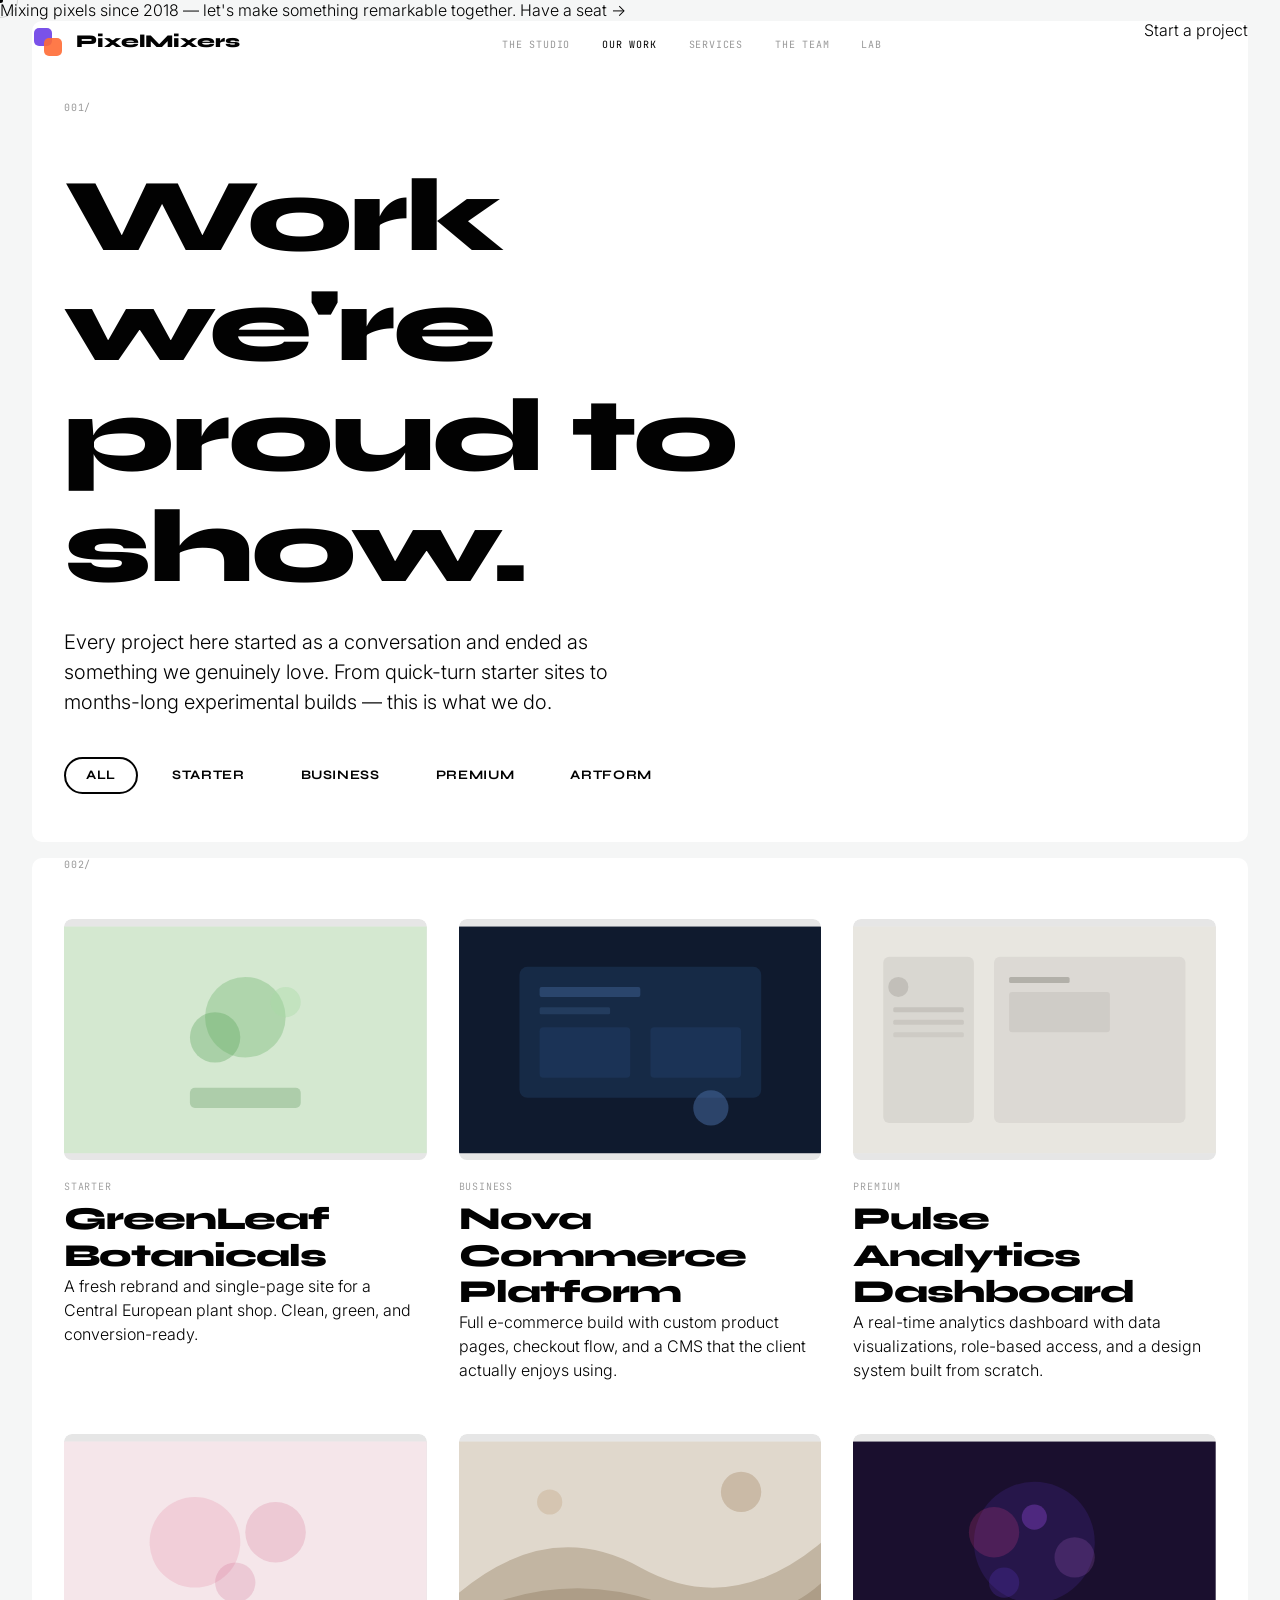
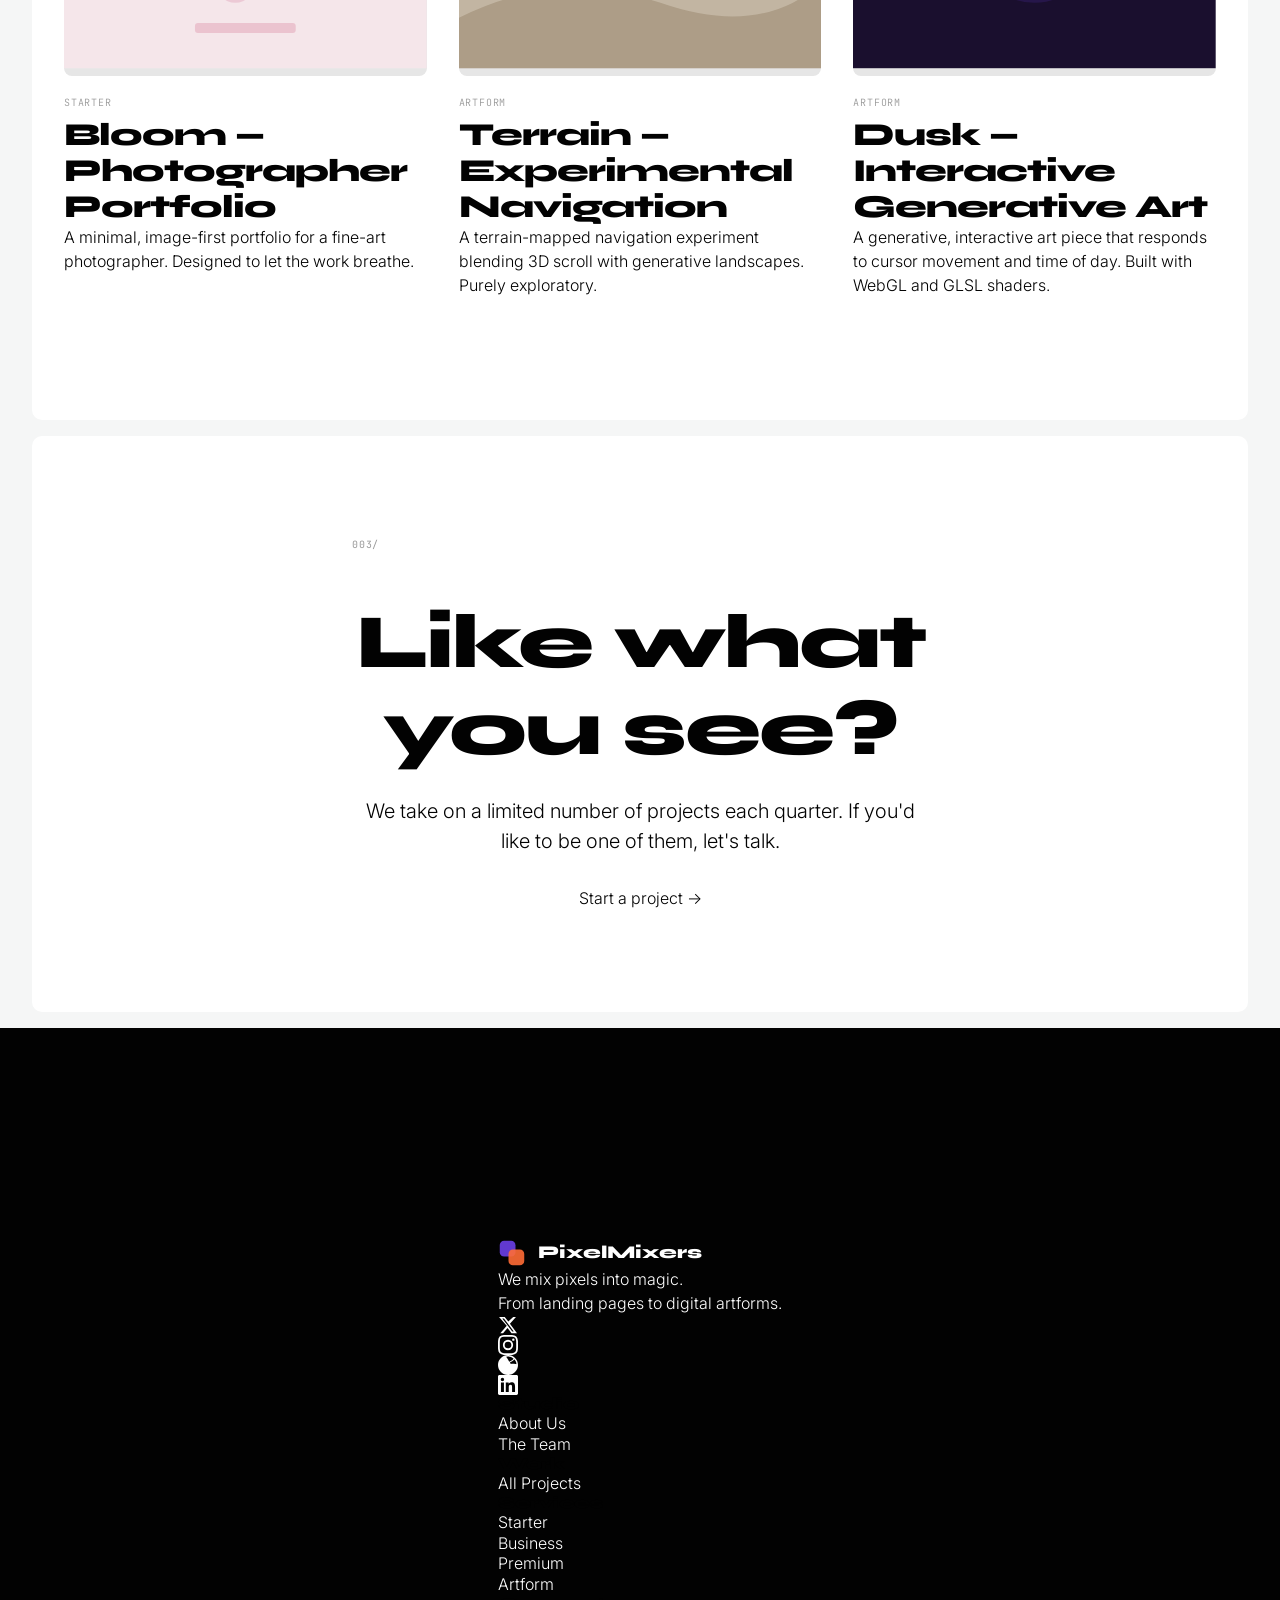
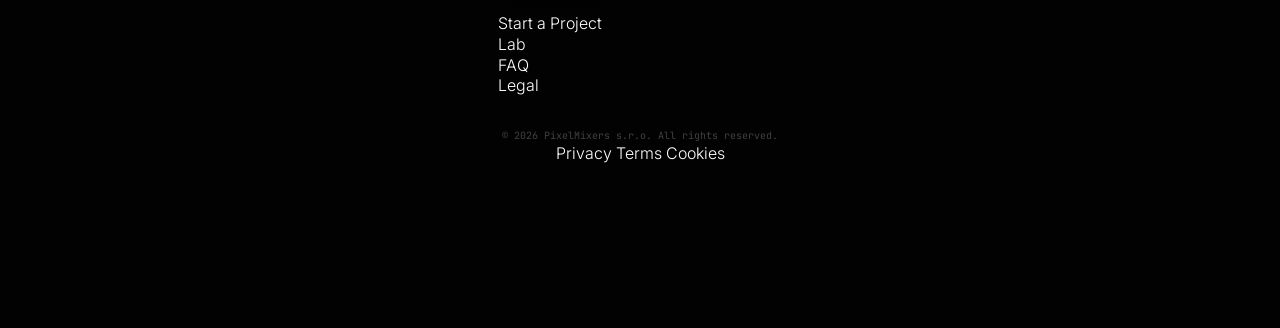
<file: our-work/index.html>
<!DOCTYPE html>
<html lang="en">
<head>
  <meta charset="UTF-8">
  <meta name="viewport" content="width=device-width, initial-scale=1.0">
  <title>Our Work — PixelMixers</title>
  <meta name="description" content="Explore the PixelMixers portfolio — from clean starter sites to experimental digital artforms. See the work we're proud to show.">
  <meta property="og:title" content="Our Work — PixelMixers">
  <meta property="og:description" content="From clean starter sites to experimental digital artforms — explore the PixelMixers portfolio.">
  <meta property="og:type" content="website">
  <link rel="preconnect" href="https://fonts.googleapis.com">
  <link rel="preconnect" href="https://fonts.gstatic.com" crossorigin>
  <link href="https://fonts.googleapis.com/css2?family=Inter:wght@300;400;500&family=JetBrains+Mono:wght@400&family=Syne:wght@400;700;800&display=swap" rel="stylesheet">
  <link rel="stylesheet" href="/assets/css/tokens.css">
  <link rel="stylesheet" href="/assets/css/typography.css">
  <link rel="stylesheet" href="/assets/css/reset.css">
  <link rel="stylesheet" href="/assets/css/layout.css">
  <link rel="stylesheet" href="/assets/css/components.css">
  <link rel="stylesheet" href="/assets/css/animations.css">
  <link rel="stylesheet" href="/assets/css/pages/work.css">
</head>
<body>

  <!-- CTA Banner -->
  <div class="cta-banner" role="complementary">
    <div class="cta-banner__inner">
      <span class="cta-banner__text">Mixing pixels since 2018 — let's make something remarkable together.</span>
      <a href="/contact/" class="cta-banner__link">Have a seat <span class="arrow" aria-hidden="true">→</span></a>
    </div>
  </div>

  <!-- Navigation -->
  <header class="site-nav" id="site-nav">
    <div class="site-nav__inner">
      <a href="/" class="site-nav__logo" aria-label="PixelMixers — Home">
        <svg class="logo-mark" width="32" height="32" viewBox="0 0 32 32" aria-hidden="true">
          <rect x="2" y="2" width="18" height="18" rx="5" fill="#6B3FE7" opacity="0.9"/>
          <rect x="12" y="12" width="18" height="18" rx="5" fill="#FF6B35" opacity="0.9"/>
        </svg>
        <span class="logo-wordmark">PixelMixers</span>
      </a>
      <nav class="site-nav__links" aria-label="Primary navigation">
        <ul role="list">
          <li><a href="/the-studio/">The Studio</a></li>
          <li><a href="/our-work/" aria-current="page">Our Work</a></li>
          <li><a href="/services/">Services</a></li>
          <li><a href="/the-team/">The Team</a></li>
          <li><a href="/lab/">Lab</a></li>
        </ul>
      </nav>
      <div class="site-nav__actions">
        <a href="/contact/" class="btn-primary btn-sm">Start a project</a>
        <button class="nav-toggle" aria-label="Open navigation menu" aria-expanded="false" aria-controls="mobile-nav">
          <span></span><span></span><span></span>
        </button>
      </div>
    </div>
    <div class="mobile-nav" id="mobile-nav" aria-hidden="true">
      <ul role="list">
        <li><a href="/the-studio/">The Studio</a></li>
        <li><a href="/our-work/">Our Work</a></li>
        <li><a href="/services/">Services</a></li>
        <li><a href="/the-team/">The Team</a></li>
        <li><a href="/lab/">Lab</a></li>
        <li><a href="/contact/">Start a project</a></li>
      </ul>
    </div>
  </header>

  <main class="page-enter">

    <!-- 001/ Hero -->
    <section class="section section--chalk work-hero">
      <div class="container">
        <span class="section-label" data-reveal="fade-in">001/</span>
        <h1 class="work-hero__heading" data-reveal="fade-up">Work we're proud to show.</h1>
        <p class="work-hero__body" data-reveal="fade-up" data-reveal-delay="100">
          Every project here started as a conversation and ended as something we genuinely love.
          From quick-turn starter sites to months-long experimental builds — this is what we do.
        </p>

        <div class="filter-tabs" data-reveal="fade-up" data-reveal-delay="200">
          <button class="filter-tab is-active" data-filter="all">All</button>
          <button class="filter-tab" data-filter="starter">Starter</button>
          <button class="filter-tab" data-filter="business">Business</button>
          <button class="filter-tab" data-filter="premium">Premium</button>
          <button class="filter-tab" data-filter="artform">Artform</button>
        </div>
      </div>
    </section>

    <!-- 002/ Portfolio Grid -->
    <section class="section section--chalk work-grid-section" style="padding-top:0">
      <div class="container">
        <span class="section-label" data-reveal="fade-in">002/</span>
        <div class="work-grid" data-reveal="fade-up">

          <a href="/our-work/project/greenleaf-rebrand/" class="card" data-category="starter">
            <div class="card__image">
              <svg viewBox="0 0 720 450" xmlns="http://www.w3.org/2000/svg">
                <rect width="720" height="450" fill="#D4E8D0"/>
                <circle cx="360" cy="180" r="80" fill="#8BC48A" opacity="0.5"/>
                <circle cx="300" cy="220" r="50" fill="#5BA35B" opacity="0.35"/>
                <rect x="250" y="320" width="220" height="40" rx="10" fill="#3A7D3A" opacity="0.25"/>
                <circle cx="440" cy="150" r="30" fill="#A8D9A5" opacity="0.4"/>
              </svg>
            </div>
            <div class="card__body">
              <span class="card__tag">Starter</span>
              <h3 class="card__title">GreenLeaf Botanicals</h3>
              <p class="card__excerpt">A fresh rebrand and single-page site for a Central European plant shop. Clean, green, and conversion-ready.</p>
            </div>
          </a>

          <a href="/our-work/project/nova-ecommerce/" class="card" data-category="business">
            <div class="card__image">
              <svg viewBox="0 0 720 450" xmlns="http://www.w3.org/2000/svg">
                <rect width="720" height="450" fill="#0F1A2E"/>
                <rect x="120" y="80" width="480" height="260" rx="16" fill="#1E3A5F" opacity="0.5"/>
                <rect x="160" y="120" width="200" height="20" rx="4" fill="#4A6FA5" opacity="0.4"/>
                <rect x="160" y="160" width="140" height="14" rx="3" fill="#4A6FA5" opacity="0.25"/>
                <circle cx="500" cy="360" r="35" fill="#4A6FA5" opacity="0.5"/>
                <rect x="160" y="200" width="180" height="100" rx="8" fill="#2A4A7A" opacity="0.3"/>
                <rect x="380" y="200" width="180" height="100" rx="8" fill="#2A4A7A" opacity="0.3"/>
              </svg>
            </div>
            <div class="card__body">
              <span class="card__tag">Business</span>
              <h3 class="card__title">Nova Commerce Platform</h3>
              <p class="card__excerpt">Full e-commerce build with custom product pages, checkout flow, and a CMS that the client actually enjoys using.</p>
            </div>
          </a>

          <a href="/our-work/project/pulse-webapp/" class="card" data-category="premium">
            <div class="card__image">
              <svg viewBox="0 0 720 450" xmlns="http://www.w3.org/2000/svg">
                <rect width="720" height="450" fill="#E8E6E0"/>
                <rect x="60" y="60" width="180" height="330" rx="12" fill="#D0CEC8" opacity="0.6"/>
                <rect x="280" y="60" width="380" height="330" rx="12" fill="#C8C6C0" opacity="0.4"/>
                <rect x="310" y="100" width="120" height="12" rx="3" fill="#8A8880" opacity="0.5"/>
                <rect x="310" y="130" width="200" height="80" rx="6" fill="#9A9890" opacity="0.2"/>
                <circle cx="90" cy="120" r="20" fill="#8A8880" opacity="0.3"/>
                <rect x="80" y="160" width="140" height="10" rx="3" fill="#8A8880" opacity="0.25"/>
                <rect x="80" y="185" width="140" height="10" rx="3" fill="#8A8880" opacity="0.2"/>
                <rect x="80" y="210" width="140" height="10" rx="3" fill="#8A8880" opacity="0.15"/>
              </svg>
            </div>
            <div class="card__body">
              <span class="card__tag">Premium</span>
              <h3 class="card__title">Pulse Analytics Dashboard</h3>
              <p class="card__excerpt">A real-time analytics dashboard with data visualizations, role-based access, and a design system built from scratch.</p>
            </div>
          </a>

          <a href="/our-work/project/bloom-portfolio/" class="card" data-category="starter">
            <div class="card__image">
              <svg viewBox="0 0 720 450" xmlns="http://www.w3.org/2000/svg">
                <rect width="720" height="450" fill="#F5E6EA"/>
                <circle cx="260" cy="200" r="90" fill="#E8A0B5" opacity="0.35"/>
                <circle cx="420" cy="180" r="60" fill="#D4708F" opacity="0.25"/>
                <circle cx="340" cy="280" r="40" fill="#C95882" opacity="0.2"/>
                <rect x="260" y="360" width="200" height="20" rx="6" fill="#D4708F" opacity="0.3"/>
              </svg>
            </div>
            <div class="card__body">
              <span class="card__tag">Starter</span>
              <h3 class="card__title">Bloom — Photographer Portfolio</h3>
              <p class="card__excerpt">A minimal, image-first portfolio for a fine-art photographer. Designed to let the work breathe.</p>
            </div>
          </a>

          <a href="/our-work/project/terrain-experimental/" class="card" data-category="artform">
            <div class="card__image">
              <svg viewBox="0 0 720 450" xmlns="http://www.w3.org/2000/svg">
                <rect width="720" height="450" fill="#E0D8CC"/>
                <path d="M0 300 Q180 150 360 250 Q540 350 720 200 L720 450 L0 450Z" fill="#8B7355" opacity="0.35"/>
                <path d="M0 350 Q200 250 400 320 Q600 390 720 280 L720 450 L0 450Z" fill="#6B5535" opacity="0.25"/>
                <circle cx="560" cy="100" r="40" fill="#A08060" opacity="0.35"/>
                <circle cx="180" cy="120" r="25" fill="#B89870" opacity="0.3"/>
              </svg>
            </div>
            <div class="card__body">
              <span class="card__tag">Artform</span>
              <h3 class="card__title">Terrain — Experimental Navigation</h3>
              <p class="card__excerpt">A terrain-mapped navigation experiment blending 3D scroll with generative landscapes. Purely exploratory.</p>
            </div>
          </a>

          <a href="/our-work/project/dusk-artform/" class="card" data-category="artform">
            <div class="card__image">
              <svg viewBox="0 0 720 450" xmlns="http://www.w3.org/2000/svg">
                <rect width="720" height="450" fill="#1A0F2E"/>
                <circle cx="360" cy="200" r="120" fill="#6B3FE7" opacity="0.15"/>
                <circle cx="280" cy="180" r="50" fill="#E84393" opacity="0.2"/>
                <circle cx="440" cy="230" r="40" fill="#9B59B6" opacity="0.25"/>
                <circle cx="360" cy="150" r="25" fill="#A855F7" opacity="0.3"/>
                <circle cx="300" cy="280" r="30" fill="#6B3FE7" opacity="0.2"/>
              </svg>
            </div>
            <div class="card__body">
              <span class="card__tag">Artform</span>
              <h3 class="card__title">Dusk — Interactive Generative Art</h3>
              <p class="card__excerpt">A generative, interactive art piece that responds to cursor movement and time of day. Built with WebGL and GLSL shaders.</p>
            </div>
          </a>

        </div>
      </div>
    </section>

    <!-- 003/ CTA -->
    <section class="section section--paper">
      <div class="container container--text text-center">
        <span class="section-label" data-reveal="fade-in">003/</span>
        <h2 style="font-size:var(--text-4xl);font-weight:800;font-family:var(--font-display)" data-reveal="fade-up">
          Like what you see?
        </h2>
        <p style="color:var(--color-ash);font-size:var(--text-lg);line-height:var(--leading-relaxed);margin-top:var(--space-6);margin-bottom:var(--space-8)" data-reveal="fade-up" data-reveal-delay="100">
          We take on a limited number of projects each quarter. If you'd like to be one of them, let's talk.
        </p>
        <a href="/contact/" class="btn-primary" data-reveal="fade-up" data-reveal-delay="200">Start a project <span class="arrow" aria-hidden="true">→</span></a>
      </div>
    </section>

  </main>

  <!-- Footer -->
  <footer class="site-footer">
    <div class="site-footer__inner">
      <div class="footer-top">
        <div class="footer-brand">
          <a href="/" class="site-nav__logo" aria-label="PixelMixers">
            <svg class="logo-mark" width="28" height="28" viewBox="0 0 32 32" aria-hidden="true">
              <rect x="2" y="2" width="18" height="18" rx="5" fill="#6B3FE7" opacity="0.9"/>
              <rect x="12" y="12" width="18" height="18" rx="5" fill="#FF6B35" opacity="0.9"/>
            </svg>
            <span class="logo-wordmark" style="color:var(--color-chalk)">PixelMixers</span>
          </a>
          <p class="footer-tagline">We mix pixels into magic.<br>From landing pages to digital artforms.</p>
          <div class="footer-social">
            <a href="#" aria-label="Twitter" rel="noopener noreferrer"><svg width="20" height="20" viewBox="0 0 24 24" fill="currentColor"><path d="M18.244 2.25h3.308l-7.227 8.26 8.502 11.24H16.17l-4.714-6.231-5.401 6.231H2.746l7.73-8.835L1.254 2.25H8.08l4.258 5.63 5.906-5.63Zm-1.161 17.52h1.833L7.084 4.126H5.117z"/></svg></a>
            <a href="#" aria-label="Instagram" rel="noopener noreferrer"><svg width="20" height="20" viewBox="0 0 24 24" fill="currentColor"><path d="M12 2.163c3.204 0 3.584.012 4.85.07 3.252.148 4.771 1.691 4.919 4.919.058 1.265.069 1.645.069 4.849 0 3.205-.012 3.584-.069 4.849-.149 3.225-1.664 4.771-4.919 4.919-1.266.058-1.644.07-4.85.07-3.204 0-3.584-.012-4.849-.07-3.26-.149-4.771-1.699-4.919-4.92-.058-1.265-.07-1.644-.07-4.849 0-3.204.013-3.583.07-4.849.149-3.227 1.664-4.771 4.919-4.919 1.266-.057 1.645-.069 4.849-.069zM12 0C8.741 0 8.333.014 7.053.072 2.695.272.273 2.69.073 7.052.014 8.333 0 8.741 0 12c0 3.259.014 3.668.072 4.948.2 4.358 2.618 6.78 6.98 6.98C8.333 23.986 8.741 24 12 24c3.259 0 3.668-.014 4.948-.072 4.354-.2 6.782-2.618 6.979-6.98.059-1.28.073-1.689.073-4.948 0-3.259-.014-3.667-.072-4.947-.196-4.354-2.617-6.78-6.979-6.98C15.668.014 15.259 0 12 0zm0 5.838a6.162 6.162 0 100 12.324 6.162 6.162 0 000-12.324zM12 16a4 4 0 110-8 4 4 0 010 8zm6.406-11.845a1.44 1.44 0 100 2.881 1.44 1.44 0 000-2.881z"/></svg></a>
            <a href="#" aria-label="Dribbble" rel="noopener noreferrer"><svg width="20" height="20" viewBox="0 0 24 24" fill="currentColor"><path d="M12 0C5.374 0 0 5.373 0 12c0 6.628 5.374 12 12 12 6.628 0 12-5.372 12-12 0-6.627-5.372-12-12-12zm7.92 5.292a10.073 10.073 0 012.264 5.76c-.33-.066-3.63-.736-6.954-.319-.074-.18-.145-.363-.22-.546-.202-.494-.422-1-.648-1.49 3.65-1.485 5.314-3.63 5.558-3.405zM12 1.93c2.554 0 4.89.94 6.665 2.487-.21.245-1.709 2.253-5.225 3.574-1.634-2.999-3.44-5.465-3.716-5.83A10.22 10.22 0 0112 1.93z"/></svg></a>
            <a href="#" aria-label="LinkedIn" rel="noopener noreferrer"><svg width="20" height="20" viewBox="0 0 24 24" fill="currentColor"><path d="M20.447 20.452h-3.554v-5.569c0-1.328-.027-3.037-1.852-3.037-1.853 0-2.136 1.445-2.136 2.939v5.667H9.351V9h3.414v1.561h.046c.477-.9 1.637-1.85 3.37-1.85 3.601 0 4.267 2.37 4.267 5.455v6.286zM5.337 7.433a2.062 2.062 0 01-2.063-2.065 2.064 2.064 0 112.063 2.065zm1.782 13.019H3.555V9h3.564v11.452zM22.225 0H1.771C.792 0 0 .774 0 1.729v20.542C0 23.227.792 24 1.771 24h20.451C23.2 24 24 23.227 24 22.271V1.729C24 .774 23.2 0 22.222 0h.003z"/></svg></a>
          </div>
        </div>
        <div class="footer-nav-columns">
          <div class="footer-nav-col">
            <h4>Studio</h4>
            <ul role="list"><li><a href="/the-studio/">About Us</a></li><li><a href="/the-team/">The Team</a></li></ul>
          </div>
          <div class="footer-nav-col">
            <h4>Work</h4>
            <ul role="list"><li><a href="/our-work/">All Projects</a></li></ul>
          </div>
          <div class="footer-nav-col">
            <h4>Services</h4>
            <ul role="list"><li><a href="/services/#starter">Starter</a></li><li><a href="/services/#business">Business</a></li><li><a href="/services/#premium">Premium</a></li><li><a href="/services/#artform">Artform</a></li></ul>
          </div>
          <div class="footer-nav-col">
            <h4>Connect</h4>
            <ul role="list"><li><a href="/contact/">Start a Project</a></li><li><a href="/lab/">Lab</a></li><li><a href="/faq/">FAQ</a></li><li><a href="/legals/">Legal</a></li></ul>
          </div>
        </div>
      </div>
      <div class="footer-bottom">
        <p class="footer-copy">&copy; <span id="footer-year"></span> PixelMixers s.r.o. All rights reserved.</p>
        <div class="footer-legal-links">
          <a href="/legals/">Privacy</a>
          <a href="/legals/">Terms</a>
          <a href="/legals/">Cookies</a>
        </div>
      </div>
    </div>
  </footer>

  <script>document.getElementById('footer-year').textContent = new Date().getFullYear();</script>
  <script src="/assets/js/core/nav.js" defer></script>
  <script src="/assets/js/core/scroll-reveal.js" defer></script>
  <script src="/assets/js/core/cursor.js" defer></script>
  <script src="/assets/js/pages/work.js" defer></script>
</body>
</html>
</file>
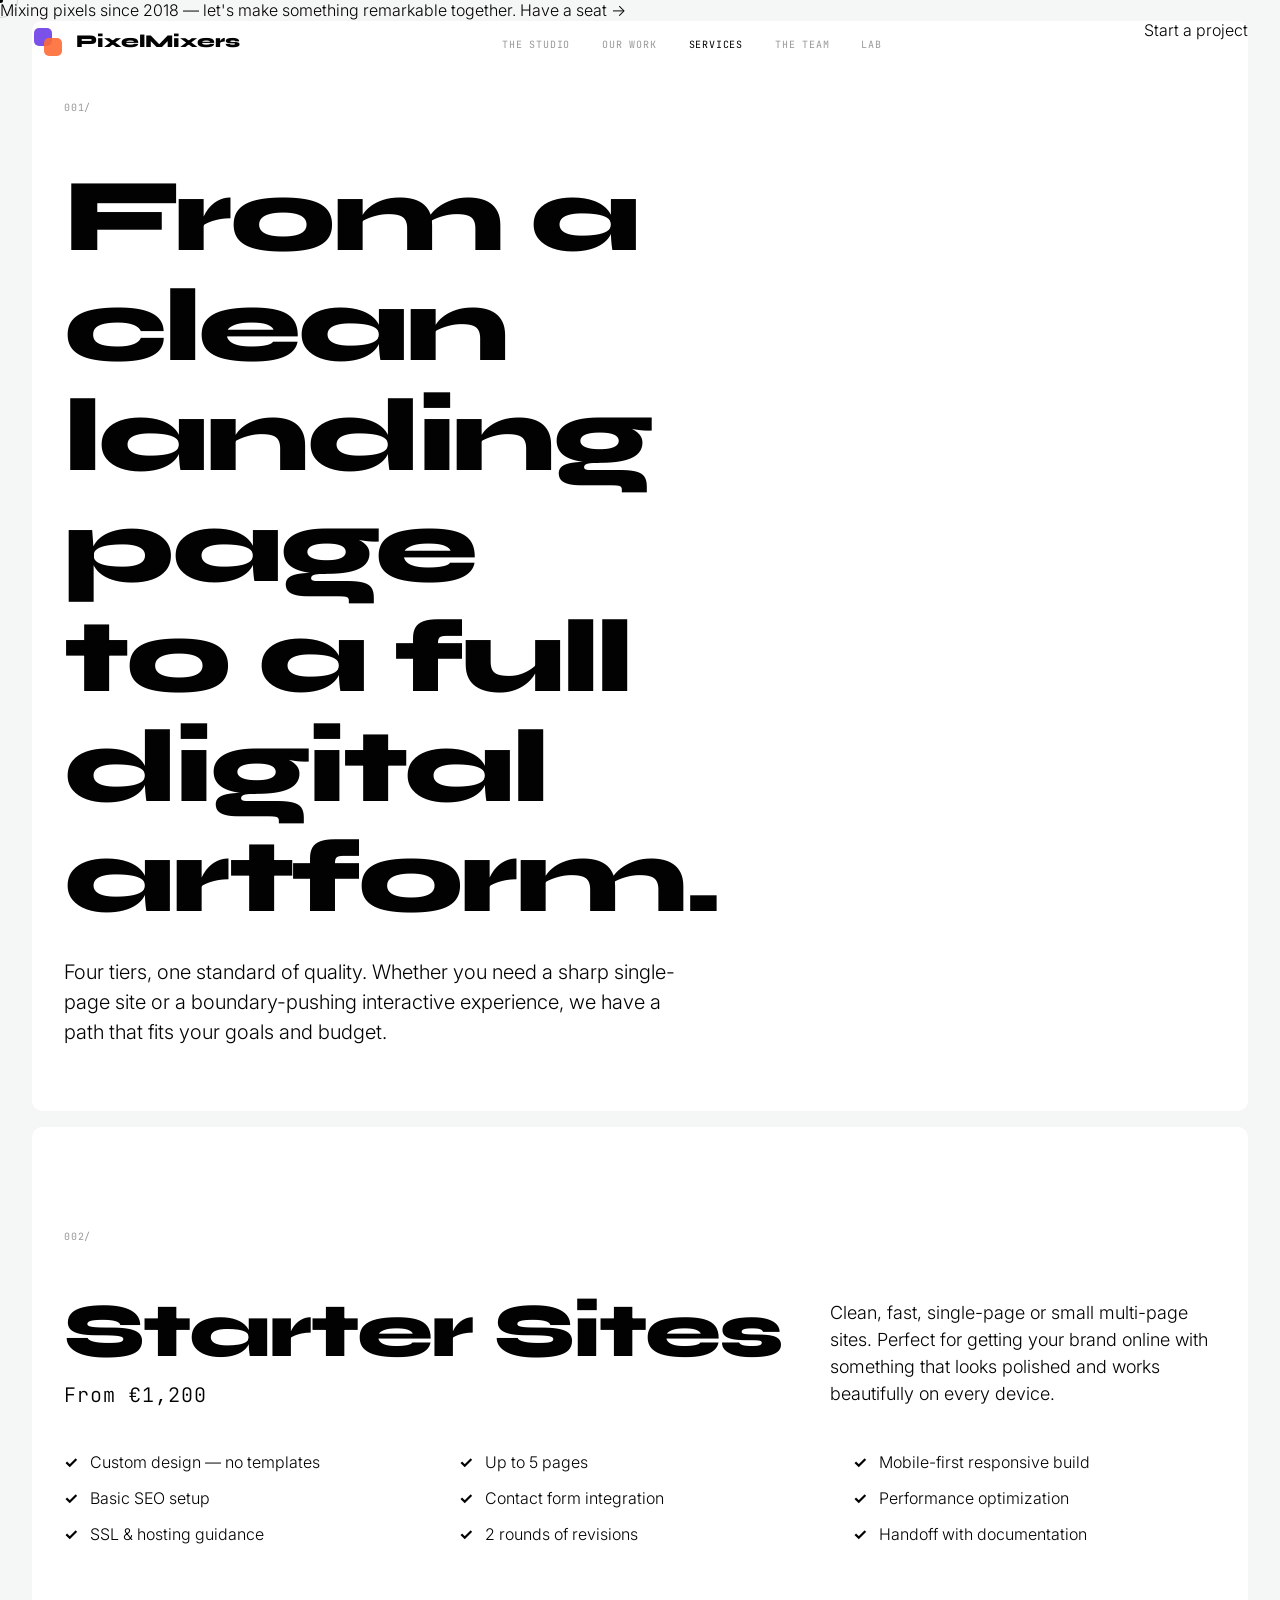
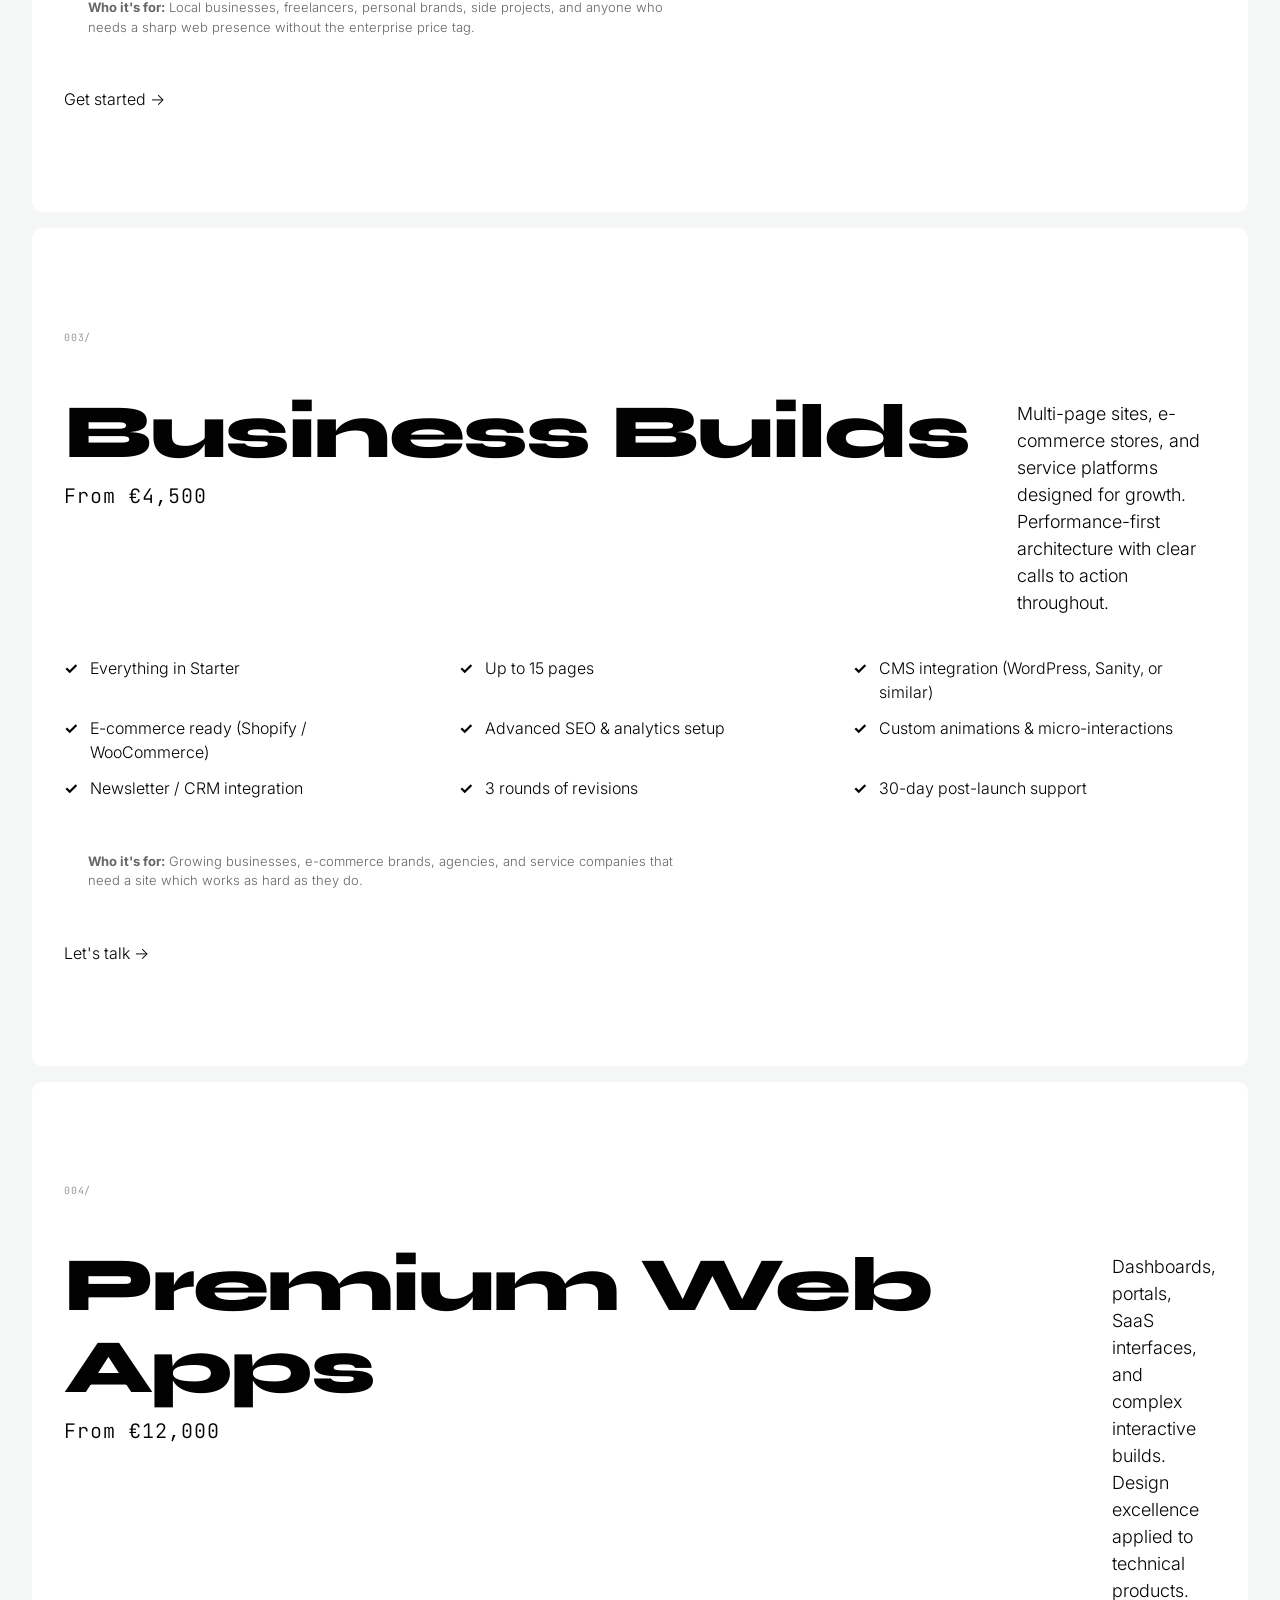
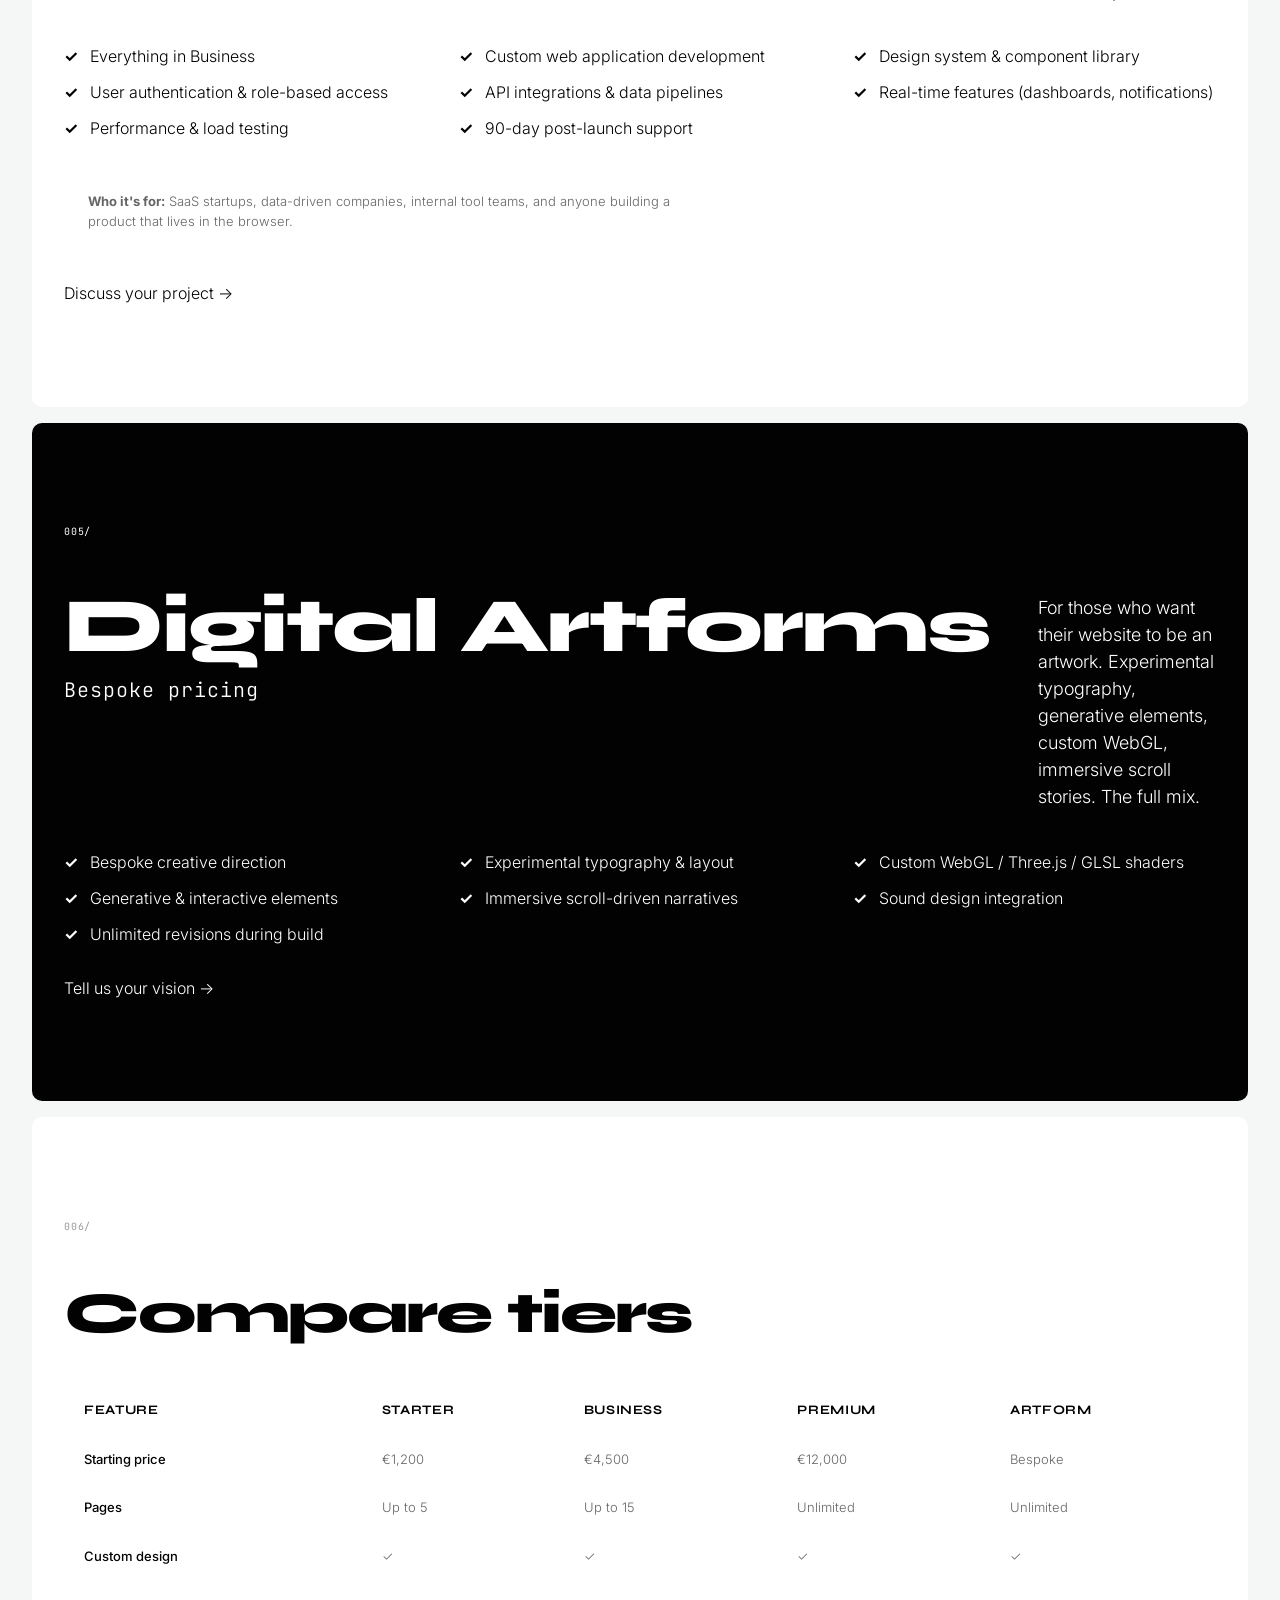
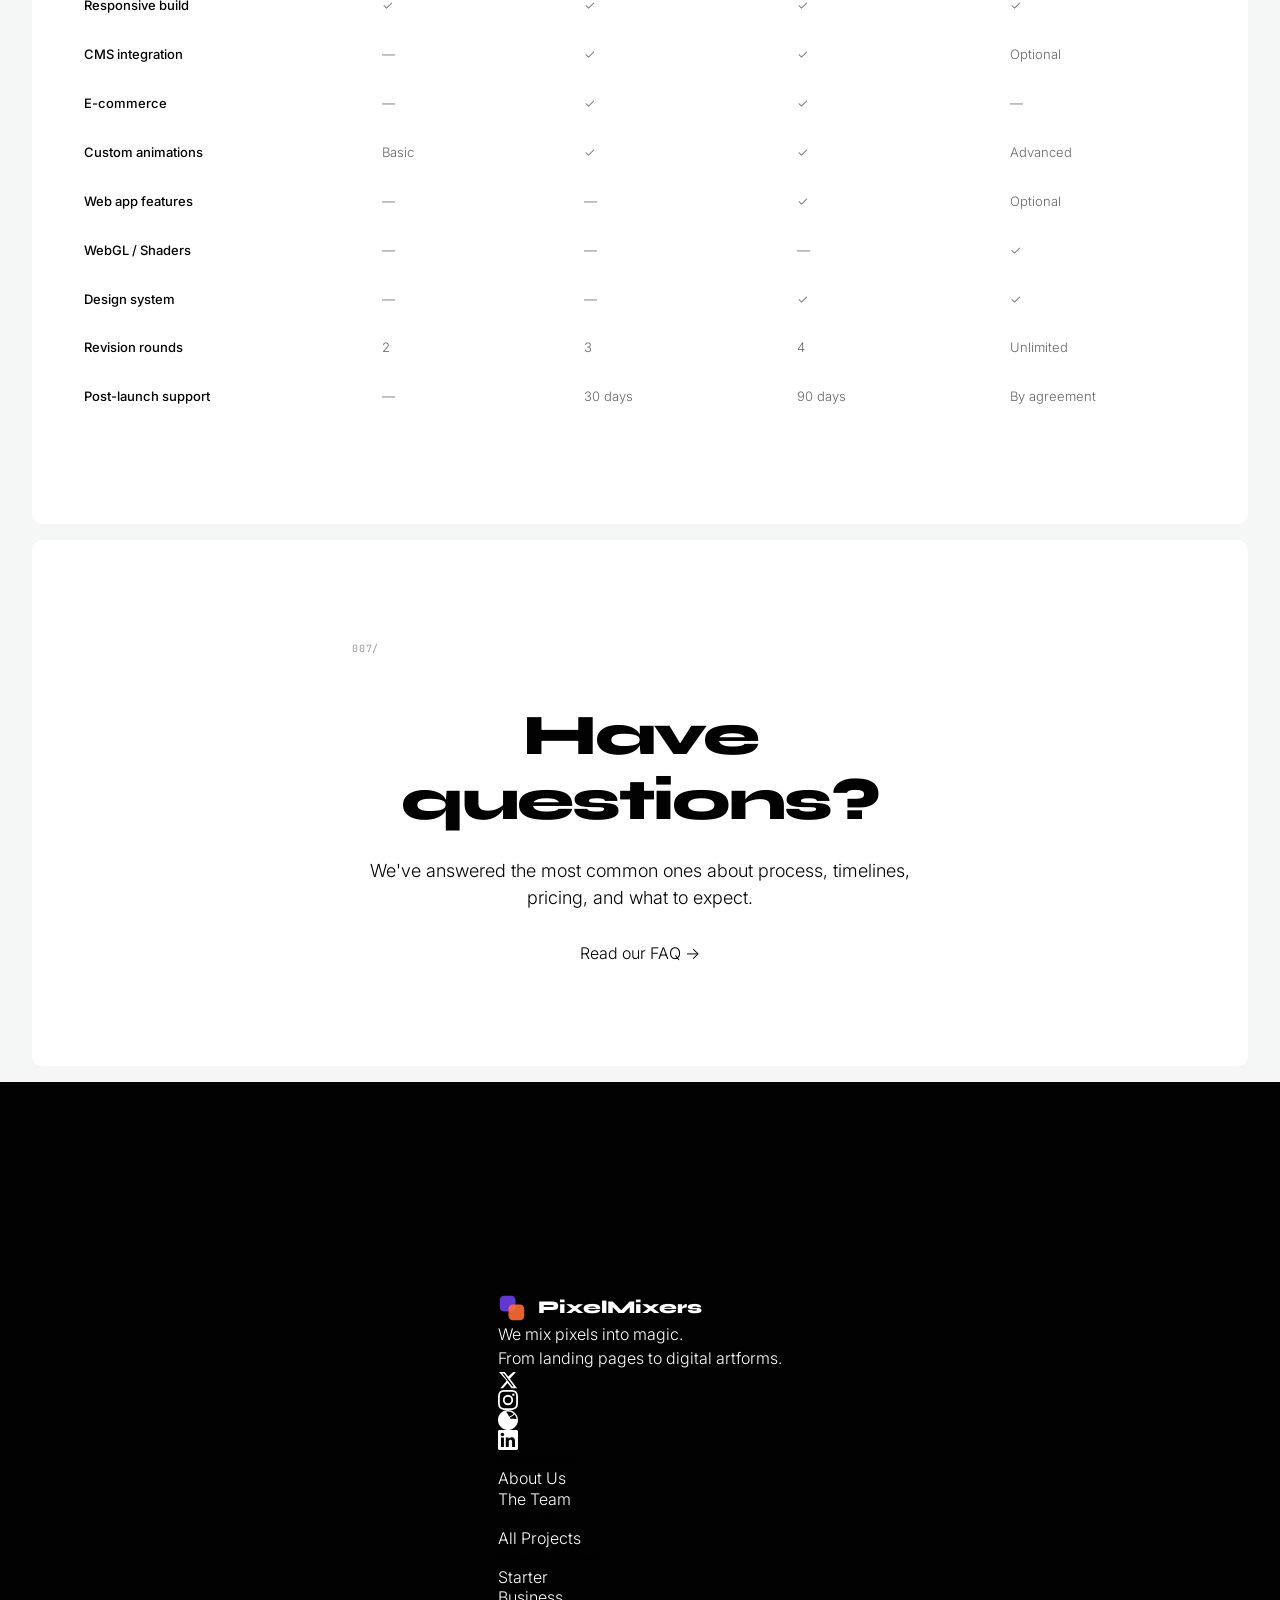
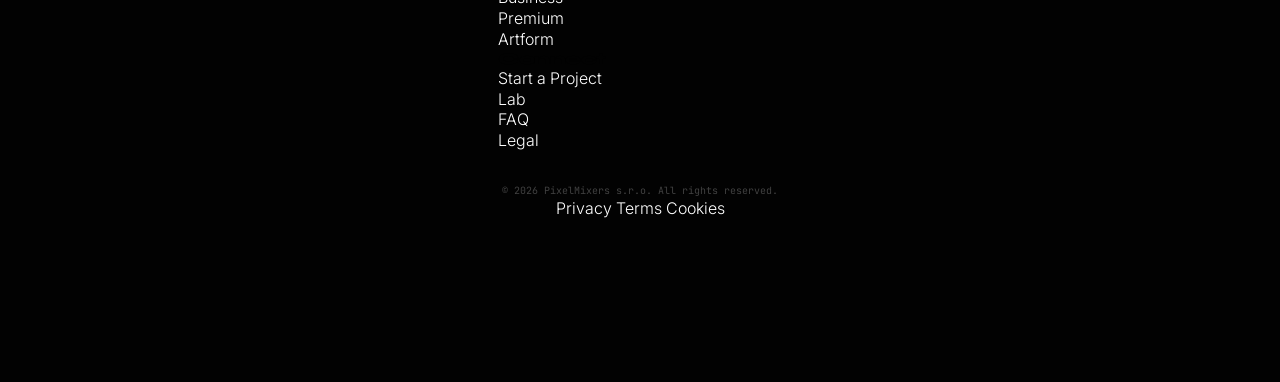
<file: services/index.html>
<!DOCTYPE html>
<html lang="en">
<head>
  <meta charset="UTF-8">
  <meta name="viewport" content="width=device-width, initial-scale=1.0">
  <title>Services — PixelMixers</title>
  <meta name="description" content="From starter sites to full digital artforms — explore PixelMixers service tiers, pricing, and what's included at every level.">
  <meta property="og:title" content="Services — PixelMixers">
  <meta property="og:description" content="From a clean landing page to a full digital artform. See our service tiers and pricing.">
  <meta property="og:type" content="website">
  <link rel="preconnect" href="https://fonts.googleapis.com">
  <link rel="preconnect" href="https://fonts.gstatic.com" crossorigin>
  <link href="https://fonts.googleapis.com/css2?family=Inter:wght@300;400;500&family=JetBrains+Mono:wght@400&family=Syne:wght@400;700;800&display=swap" rel="stylesheet">
  <link rel="stylesheet" href="/assets/css/tokens.css">
  <link rel="stylesheet" href="/assets/css/typography.css">
  <link rel="stylesheet" href="/assets/css/reset.css">
  <link rel="stylesheet" href="/assets/css/layout.css">
  <link rel="stylesheet" href="/assets/css/components.css">
  <link rel="stylesheet" href="/assets/css/animations.css">
  <link rel="stylesheet" href="/assets/css/pages/services.css">
</head>
<body>

  <!-- CTA Banner -->
  <div class="cta-banner" role="complementary">
    <div class="cta-banner__inner">
      <span class="cta-banner__text">Mixing pixels since 2018 — let's make something remarkable together.</span>
      <a href="/contact/" class="cta-banner__link">Have a seat <span class="arrow" aria-hidden="true">→</span></a>
    </div>
  </div>

  <!-- Navigation -->
  <header class="site-nav" id="site-nav">
    <div class="site-nav__inner">
      <a href="/" class="site-nav__logo" aria-label="PixelMixers — Home">
        <svg class="logo-mark" width="32" height="32" viewBox="0 0 32 32" aria-hidden="true">
          <rect x="2" y="2" width="18" height="18" rx="5" fill="#6B3FE7" opacity="0.9"/>
          <rect x="12" y="12" width="18" height="18" rx="5" fill="#FF6B35" opacity="0.9"/>
        </svg>
        <span class="logo-wordmark">PixelMixers</span>
      </a>
      <nav class="site-nav__links" aria-label="Primary navigation">
        <ul role="list">
          <li><a href="/the-studio/">The Studio</a></li>
          <li><a href="/our-work/">Our Work</a></li>
          <li><a href="/services/" aria-current="page">Services</a></li>
          <li><a href="/the-team/">The Team</a></li>
          <li><a href="/lab/">Lab</a></li>
        </ul>
      </nav>
      <div class="site-nav__actions">
        <a href="/contact/" class="btn-primary btn-sm">Start a project</a>
        <button class="nav-toggle" aria-label="Open navigation menu" aria-expanded="false" aria-controls="mobile-nav">
          <span></span><span></span><span></span>
        </button>
      </div>
    </div>
    <div class="mobile-nav" id="mobile-nav" aria-hidden="true">
      <ul role="list">
        <li><a href="/the-studio/">The Studio</a></li>
        <li><a href="/our-work/">Our Work</a></li>
        <li><a href="/services/">Services</a></li>
        <li><a href="/the-team/">The Team</a></li>
        <li><a href="/lab/">Lab</a></li>
        <li><a href="/contact/">Start a project</a></li>
      </ul>
    </div>
  </header>

  <main class="page-enter">

    <!-- 001/ Hero -->
    <section class="section section--chalk services-hero">
      <div class="glow-ellipse glow-ellipse--violet glow-ellipse--top-right" aria-hidden="true"></div>
      <div class="container">
        <span class="section-label" data-reveal="fade-in">001/</span>
        <h1 class="services-hero__heading" data-reveal="fade-up">From a clean landing page<br>to a full digital artform.</h1>
        <p class="services-hero__body" data-reveal="fade-up" data-reveal-delay="100">
          Four tiers, one standard of quality. Whether you need a sharp single-page site or a
          boundary-pushing interactive experience, we have a path that fits your goals and budget.
        </p>
      </div>
    </section>

    <!-- 002/ Starter -->
    <section class="section section--chalk service-tier" id="starter">
      <div class="container">
        <div class="tier-stripe tier-stripe--mint" aria-hidden="true"></div>
        <span class="section-label" data-reveal="fade-in">002/</span>
        <div class="tier-header" data-reveal="fade-up">
          <div>
            <h2 class="tier-title">Starter Sites</h2>
            <p class="tier-price">From &euro;1,200</p>
          </div>
          <p class="tier-desc">
            Clean, fast, single-page or small multi-page sites. Perfect for getting your brand online
            with something that looks polished and works beautifully on every device.
          </p>
        </div>
        <ul class="tier-list" data-reveal="fade-up" data-reveal-delay="100">
          <li><span class="check" aria-hidden="true">&#10003;</span> Custom design — no templates</li>
          <li><span class="check" aria-hidden="true">&#10003;</span> Up to 5 pages</li>
          <li><span class="check" aria-hidden="true">&#10003;</span> Mobile-first responsive build</li>
          <li><span class="check" aria-hidden="true">&#10003;</span> Basic SEO setup</li>
          <li><span class="check" aria-hidden="true">&#10003;</span> Contact form integration</li>
          <li><span class="check" aria-hidden="true">&#10003;</span> Performance optimization</li>
          <li><span class="check" aria-hidden="true">&#10003;</span> SSL &amp; hosting guidance</li>
          <li><span class="check" aria-hidden="true">&#10003;</span> 2 rounds of revisions</li>
          <li><span class="check" aria-hidden="true">&#10003;</span> Handoff with documentation</li>
        </ul>
        <div class="tier-callout" data-reveal="fade-up" data-reveal-delay="150">
          <strong>Who it's for:</strong> Local businesses, freelancers, personal brands, side projects, and anyone
          who needs a sharp web presence without the enterprise price tag.
        </div>
        <div data-reveal="fade-up" data-reveal-delay="200" style="margin-top:var(--space-8)">
          <a href="/contact/" class="btn-primary">Get started <span class="arrow" aria-hidden="true">&rarr;</span></a>
        </div>
      </div>
    </section>

    <!-- 003/ Business -->
    <section class="section section--paper service-tier" id="business">
      <div class="container">
        <div class="tier-stripe tier-stripe--violet" aria-hidden="true"></div>
        <span class="section-label" data-reveal="fade-in">003/</span>
        <div class="tier-header" data-reveal="fade-up">
          <div>
            <h2 class="tier-title">Business Builds</h2>
            <p class="tier-price">From &euro;4,500</p>
          </div>
          <p class="tier-desc">
            Multi-page sites, e-commerce stores, and service platforms designed for growth.
            Performance-first architecture with clear calls to action throughout.
          </p>
        </div>
        <ul class="tier-list" data-reveal="fade-up" data-reveal-delay="100">
          <li><span class="check" aria-hidden="true">&#10003;</span> Everything in Starter</li>
          <li><span class="check" aria-hidden="true">&#10003;</span> Up to 15 pages</li>
          <li><span class="check" aria-hidden="true">&#10003;</span> CMS integration (WordPress, Sanity, or similar)</li>
          <li><span class="check" aria-hidden="true">&#10003;</span> E-commerce ready (Shopify / WooCommerce)</li>
          <li><span class="check" aria-hidden="true">&#10003;</span> Advanced SEO &amp; analytics setup</li>
          <li><span class="check" aria-hidden="true">&#10003;</span> Custom animations &amp; micro-interactions</li>
          <li><span class="check" aria-hidden="true">&#10003;</span> Newsletter / CRM integration</li>
          <li><span class="check" aria-hidden="true">&#10003;</span> 3 rounds of revisions</li>
          <li><span class="check" aria-hidden="true">&#10003;</span> 30-day post-launch support</li>
        </ul>
        <div class="tier-callout" data-reveal="fade-up" data-reveal-delay="150">
          <strong>Who it's for:</strong> Growing businesses, e-commerce brands, agencies, and service companies
          that need a site which works as hard as they do.
        </div>
        <div data-reveal="fade-up" data-reveal-delay="200" style="margin-top:var(--space-8)">
          <a href="/contact/" class="btn-primary">Let's talk <span class="arrow" aria-hidden="true">&rarr;</span></a>
        </div>
      </div>
    </section>

    <!-- 004/ Premium -->
    <section class="section section--chalk service-tier" id="premium">
      <div class="container">
        <div class="tier-stripe tier-stripe--tangerine" aria-hidden="true"></div>
        <span class="section-label" data-reveal="fade-in">004/</span>
        <div class="tier-header" data-reveal="fade-up">
          <div>
            <h2 class="tier-title">Premium Web Apps</h2>
            <p class="tier-price">From &euro;12,000</p>
          </div>
          <p class="tier-desc">
            Dashboards, portals, SaaS interfaces, and complex interactive builds.
            Design excellence applied to technical products.
          </p>
        </div>
        <ul class="tier-list" data-reveal="fade-up" data-reveal-delay="100">
          <li><span class="check" aria-hidden="true">&#10003;</span> Everything in Business</li>
          <li><span class="check" aria-hidden="true">&#10003;</span> Custom web application development</li>
          <li><span class="check" aria-hidden="true">&#10003;</span> Design system &amp; component library</li>
          <li><span class="check" aria-hidden="true">&#10003;</span> User authentication &amp; role-based access</li>
          <li><span class="check" aria-hidden="true">&#10003;</span> API integrations &amp; data pipelines</li>
          <li><span class="check" aria-hidden="true">&#10003;</span> Real-time features (dashboards, notifications)</li>
          <li><span class="check" aria-hidden="true">&#10003;</span> Performance &amp; load testing</li>
          <li><span class="check" aria-hidden="true">&#10003;</span> 90-day post-launch support</li>
        </ul>
        <div class="tier-callout" data-reveal="fade-up" data-reveal-delay="150">
          <strong>Who it's for:</strong> SaaS startups, data-driven companies, internal tool teams,
          and anyone building a product that lives in the browser.
        </div>
        <div data-reveal="fade-up" data-reveal-delay="200" style="margin-top:var(--space-8)">
          <a href="/contact/" class="btn-primary">Discuss your project <span class="arrow" aria-hidden="true">&rarr;</span></a>
        </div>
      </div>
    </section>

    <!-- 005/ Artform -->
    <section class="section section--dark service-tier" id="artform">
      <div class="glow-ellipse glow-ellipse--rose glow-ellipse--top-right" aria-hidden="true"></div>
      <div class="container" style="position:relative;z-index:1">
        <span class="section-label" style="color:var(--color-dust)" data-reveal="fade-in">005/</span>
        <div class="tier-header" data-reveal="fade-up">
          <div>
            <h2 class="tier-title" style="color:var(--color-chalk)">Digital Artforms</h2>
            <p class="tier-price" style="color:var(--color-rose)">Bespoke pricing</p>
          </div>
          <p class="tier-desc" style="color:var(--color-dust)">
            For those who want their website to be an artwork. Experimental typography,
            generative elements, custom WebGL, immersive scroll stories. The full mix.
          </p>
        </div>
        <ul class="tier-list tier-list--dark" data-reveal="fade-up" data-reveal-delay="100">
          <li><span class="check" aria-hidden="true">&#10003;</span> Bespoke creative direction</li>
          <li><span class="check" aria-hidden="true">&#10003;</span> Experimental typography &amp; layout</li>
          <li><span class="check" aria-hidden="true">&#10003;</span> Custom WebGL / Three.js / GLSL shaders</li>
          <li><span class="check" aria-hidden="true">&#10003;</span> Generative &amp; interactive elements</li>
          <li><span class="check" aria-hidden="true">&#10003;</span> Immersive scroll-driven narratives</li>
          <li><span class="check" aria-hidden="true">&#10003;</span> Sound design integration</li>
          <li><span class="check" aria-hidden="true">&#10003;</span> Unlimited revisions during build</li>
        </ul>
        <div data-reveal="fade-up" data-reveal-delay="200" style="margin-top:var(--space-8)">
          <a href="/contact/" class="btn-primary">Tell us your vision <span class="arrow" aria-hidden="true">&rarr;</span></a>
        </div>
      </div>
    </section>

    <!-- 006/ Comparison Table -->
    <section class="section section--paper">
      <div class="container">
        <span class="section-label" data-reveal="fade-in">006/</span>
        <h2 style="font-size:var(--text-3xl);font-weight:800;font-family:var(--font-display);margin-bottom:var(--space-10)" data-reveal="fade-up">
          Compare tiers
        </h2>
        <div class="comparison-scroll" data-reveal="fade-up" data-reveal-delay="100">
          <table class="comparison-table">
            <thead>
              <tr>
                <th>Feature</th>
                <th>Starter</th>
                <th>Business</th>
                <th>Premium</th>
                <th>Artform</th>
              </tr>
            </thead>
            <tbody>
              <tr>
                <td>Starting price</td>
                <td>&euro;1,200</td>
                <td>&euro;4,500</td>
                <td>&euro;12,000</td>
                <td>Bespoke</td>
              </tr>
              <tr>
                <td>Pages</td>
                <td>Up to 5</td>
                <td>Up to 15</td>
                <td>Unlimited</td>
                <td>Unlimited</td>
              </tr>
              <tr>
                <td>Custom design</td>
                <td>&#10003;</td>
                <td>&#10003;</td>
                <td>&#10003;</td>
                <td>&#10003;</td>
              </tr>
              <tr>
                <td>Responsive build</td>
                <td>&#10003;</td>
                <td>&#10003;</td>
                <td>&#10003;</td>
                <td>&#10003;</td>
              </tr>
              <tr>
                <td>CMS integration</td>
                <td>&mdash;</td>
                <td>&#10003;</td>
                <td>&#10003;</td>
                <td>Optional</td>
              </tr>
              <tr>
                <td>E-commerce</td>
                <td>&mdash;</td>
                <td>&#10003;</td>
                <td>&#10003;</td>
                <td>&mdash;</td>
              </tr>
              <tr>
                <td>Custom animations</td>
                <td>Basic</td>
                <td>&#10003;</td>
                <td>&#10003;</td>
                <td>Advanced</td>
              </tr>
              <tr>
                <td>Web app features</td>
                <td>&mdash;</td>
                <td>&mdash;</td>
                <td>&#10003;</td>
                <td>Optional</td>
              </tr>
              <tr>
                <td>WebGL / Shaders</td>
                <td>&mdash;</td>
                <td>&mdash;</td>
                <td>&mdash;</td>
                <td>&#10003;</td>
              </tr>
              <tr>
                <td>Design system</td>
                <td>&mdash;</td>
                <td>&mdash;</td>
                <td>&#10003;</td>
                <td>&#10003;</td>
              </tr>
              <tr>
                <td>Revision rounds</td>
                <td>2</td>
                <td>3</td>
                <td>4</td>
                <td>Unlimited</td>
              </tr>
              <tr>
                <td>Post-launch support</td>
                <td>&mdash;</td>
                <td>30 days</td>
                <td>90 days</td>
                <td>By agreement</td>
              </tr>
            </tbody>
          </table>
        </div>
      </div>
    </section>

    <!-- 007/ FAQ Teaser -->
    <section class="section section--chalk">
      <div class="container container--text text-center">
        <span class="section-label" data-reveal="fade-in">007/</span>
        <h2 style="font-size:var(--text-3xl);font-weight:800;font-family:var(--font-display);margin-bottom:var(--space-6)" data-reveal="fade-up">
          Have questions?
        </h2>
        <p style="color:var(--color-ash);font-size:var(--text-md);line-height:var(--leading-relaxed);margin-bottom:var(--space-8)" data-reveal="fade-up" data-reveal-delay="100">
          We've answered the most common ones about process, timelines, pricing, and what to expect.
        </p>
        <a href="/faq/" class="btn-ghost" data-reveal="fade-up" data-reveal-delay="200">Read our FAQ <span class="arrow" aria-hidden="true">&rarr;</span></a>
      </div>
    </section>

  </main>

  <!-- Footer -->
  <footer class="site-footer">
    <div class="site-footer__inner">
      <div class="footer-top">
        <div class="footer-brand">
          <a href="/" class="site-nav__logo" aria-label="PixelMixers">
            <svg class="logo-mark" width="28" height="28" viewBox="0 0 32 32" aria-hidden="true">
              <rect x="2" y="2" width="18" height="18" rx="5" fill="#6B3FE7" opacity="0.9"/>
              <rect x="12" y="12" width="18" height="18" rx="5" fill="#FF6B35" opacity="0.9"/>
            </svg>
            <span class="logo-wordmark" style="color:var(--color-chalk)">PixelMixers</span>
          </a>
          <p class="footer-tagline">We mix pixels into magic.<br>From landing pages to digital artforms.</p>
          <div class="footer-social">
            <a href="#" aria-label="Twitter" rel="noopener noreferrer"><svg width="20" height="20" viewBox="0 0 24 24" fill="currentColor"><path d="M18.244 2.25h3.308l-7.227 8.26 8.502 11.24H16.17l-4.714-6.231-5.401 6.231H2.746l7.73-8.835L1.254 2.25H8.08l4.258 5.63 5.906-5.63Zm-1.161 17.52h1.833L7.084 4.126H5.117z"/></svg></a>
            <a href="#" aria-label="Instagram" rel="noopener noreferrer"><svg width="20" height="20" viewBox="0 0 24 24" fill="currentColor"><path d="M12 2.163c3.204 0 3.584.012 4.85.07 3.252.148 4.771 1.691 4.919 4.919.058 1.265.069 1.645.069 4.849 0 3.205-.012 3.584-.069 4.849-.149 3.225-1.664 4.771-4.919 4.919-1.266.058-1.644.07-4.85.07-3.204 0-3.584-.012-4.849-.07-3.26-.149-4.771-1.699-4.919-4.92-.058-1.265-.07-1.644-.07-4.849 0-3.204.013-3.583.07-4.849.149-3.227 1.664-4.771 4.919-4.919 1.266-.057 1.645-.069 4.849-.069zM12 0C8.741 0 8.333.014 7.053.072 2.695.272.273 2.69.073 7.052.014 8.333 0 8.741 0 12c0 3.259.014 3.668.072 4.948.2 4.358 2.618 6.78 6.98 6.98C8.333 23.986 8.741 24 12 24c3.259 0 3.668-.014 4.948-.072 4.354-.2 6.782-2.618 6.979-6.98.059-1.28.073-1.689.073-4.948 0-3.259-.014-3.667-.072-4.947-.196-4.354-2.617-6.78-6.979-6.98C15.668.014 15.259 0 12 0zm0 5.838a6.162 6.162 0 100 12.324 6.162 6.162 0 000-12.324zM12 16a4 4 0 110-8 4 4 0 010 8zm6.406-11.845a1.44 1.44 0 100 2.881 1.44 1.44 0 000-2.881z"/></svg></a>
            <a href="#" aria-label="Dribbble" rel="noopener noreferrer"><svg width="20" height="20" viewBox="0 0 24 24" fill="currentColor"><path d="M12 0C5.374 0 0 5.373 0 12c0 6.628 5.374 12 12 12 6.628 0 12-5.372 12-12 0-6.627-5.372-12-12-12zm7.92 5.292a10.073 10.073 0 012.264 5.76c-.33-.066-3.63-.736-6.954-.319-.074-.18-.145-.363-.22-.546-.202-.494-.422-1-.648-1.49 3.65-1.485 5.314-3.63 5.558-3.405zM12 1.93c2.554 0 4.89.94 6.665 2.487-.21.245-1.709 2.253-5.225 3.574-1.634-2.999-3.44-5.465-3.716-5.83A10.22 10.22 0 0112 1.93z"/></svg></a>
            <a href="#" aria-label="LinkedIn" rel="noopener noreferrer"><svg width="20" height="20" viewBox="0 0 24 24" fill="currentColor"><path d="M20.447 20.452h-3.554v-5.569c0-1.328-.027-3.037-1.852-3.037-1.853 0-2.136 1.445-2.136 2.939v5.667H9.351V9h3.414v1.561h.046c.477-.9 1.637-1.85 3.37-1.85 3.601 0 4.267 2.37 4.267 5.455v6.286zM5.337 7.433a2.062 2.062 0 01-2.063-2.065 2.064 2.064 0 112.063 2.065zm1.782 13.019H3.555V9h3.564v11.452zM22.225 0H1.771C.792 0 0 .774 0 1.729v20.542C0 23.227.792 24 1.771 24h20.451C23.2 24 24 23.227 24 22.271V1.729C24 .774 23.2 0 22.222 0h.003z"/></svg></a>
          </div>
        </div>
        <div class="footer-nav-columns">
          <div class="footer-nav-col">
            <h4>Studio</h4>
            <ul role="list"><li><a href="/the-studio/">About Us</a></li><li><a href="/the-team/">The Team</a></li></ul>
          </div>
          <div class="footer-nav-col">
            <h4>Work</h4>
            <ul role="list"><li><a href="/our-work/">All Projects</a></li></ul>
          </div>
          <div class="footer-nav-col">
            <h4>Services</h4>
            <ul role="list"><li><a href="/services/#starter">Starter</a></li><li><a href="/services/#business">Business</a></li><li><a href="/services/#premium">Premium</a></li><li><a href="/services/#artform">Artform</a></li></ul>
          </div>
          <div class="footer-nav-col">
            <h4>Connect</h4>
            <ul role="list"><li><a href="/contact/">Start a Project</a></li><li><a href="/lab/">Lab</a></li><li><a href="/faq/">FAQ</a></li><li><a href="/legals/">Legal</a></li></ul>
          </div>
        </div>
      </div>
      <div class="footer-bottom">
        <p class="footer-copy">&copy; <span id="footer-year"></span> PixelMixers s.r.o. All rights reserved.</p>
        <div class="footer-legal-links">
          <a href="/legals/">Privacy</a>
          <a href="/legals/">Terms</a>
          <a href="/legals/">Cookies</a>
        </div>
      </div>
    </div>
  </footer>

  <script>document.getElementById('footer-year').textContent = new Date().getFullYear();</script>
  <script src="/assets/js/core/nav.js" defer></script>
  <script src="/assets/js/core/scroll-reveal.js" defer></script>
  <script src="/assets/js/core/cursor.js" defer></script>
</body>
</html>
</file>
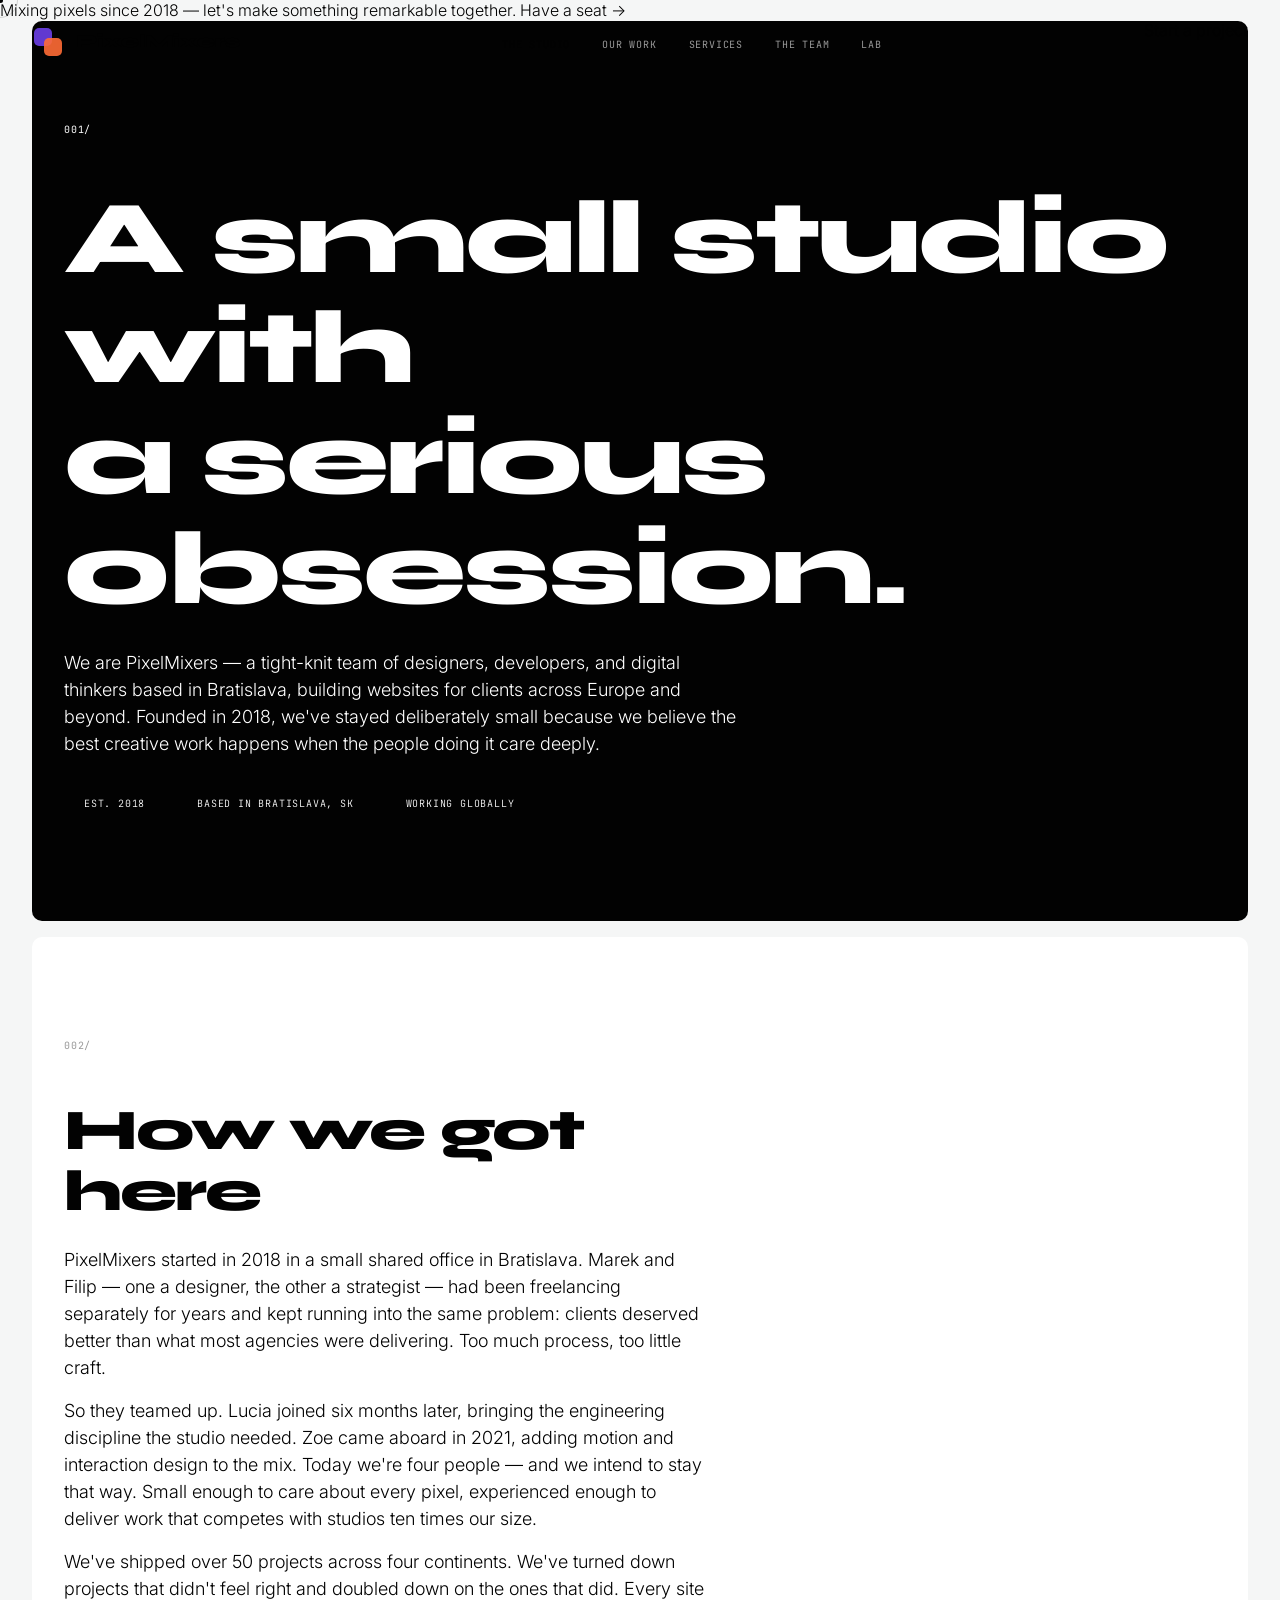
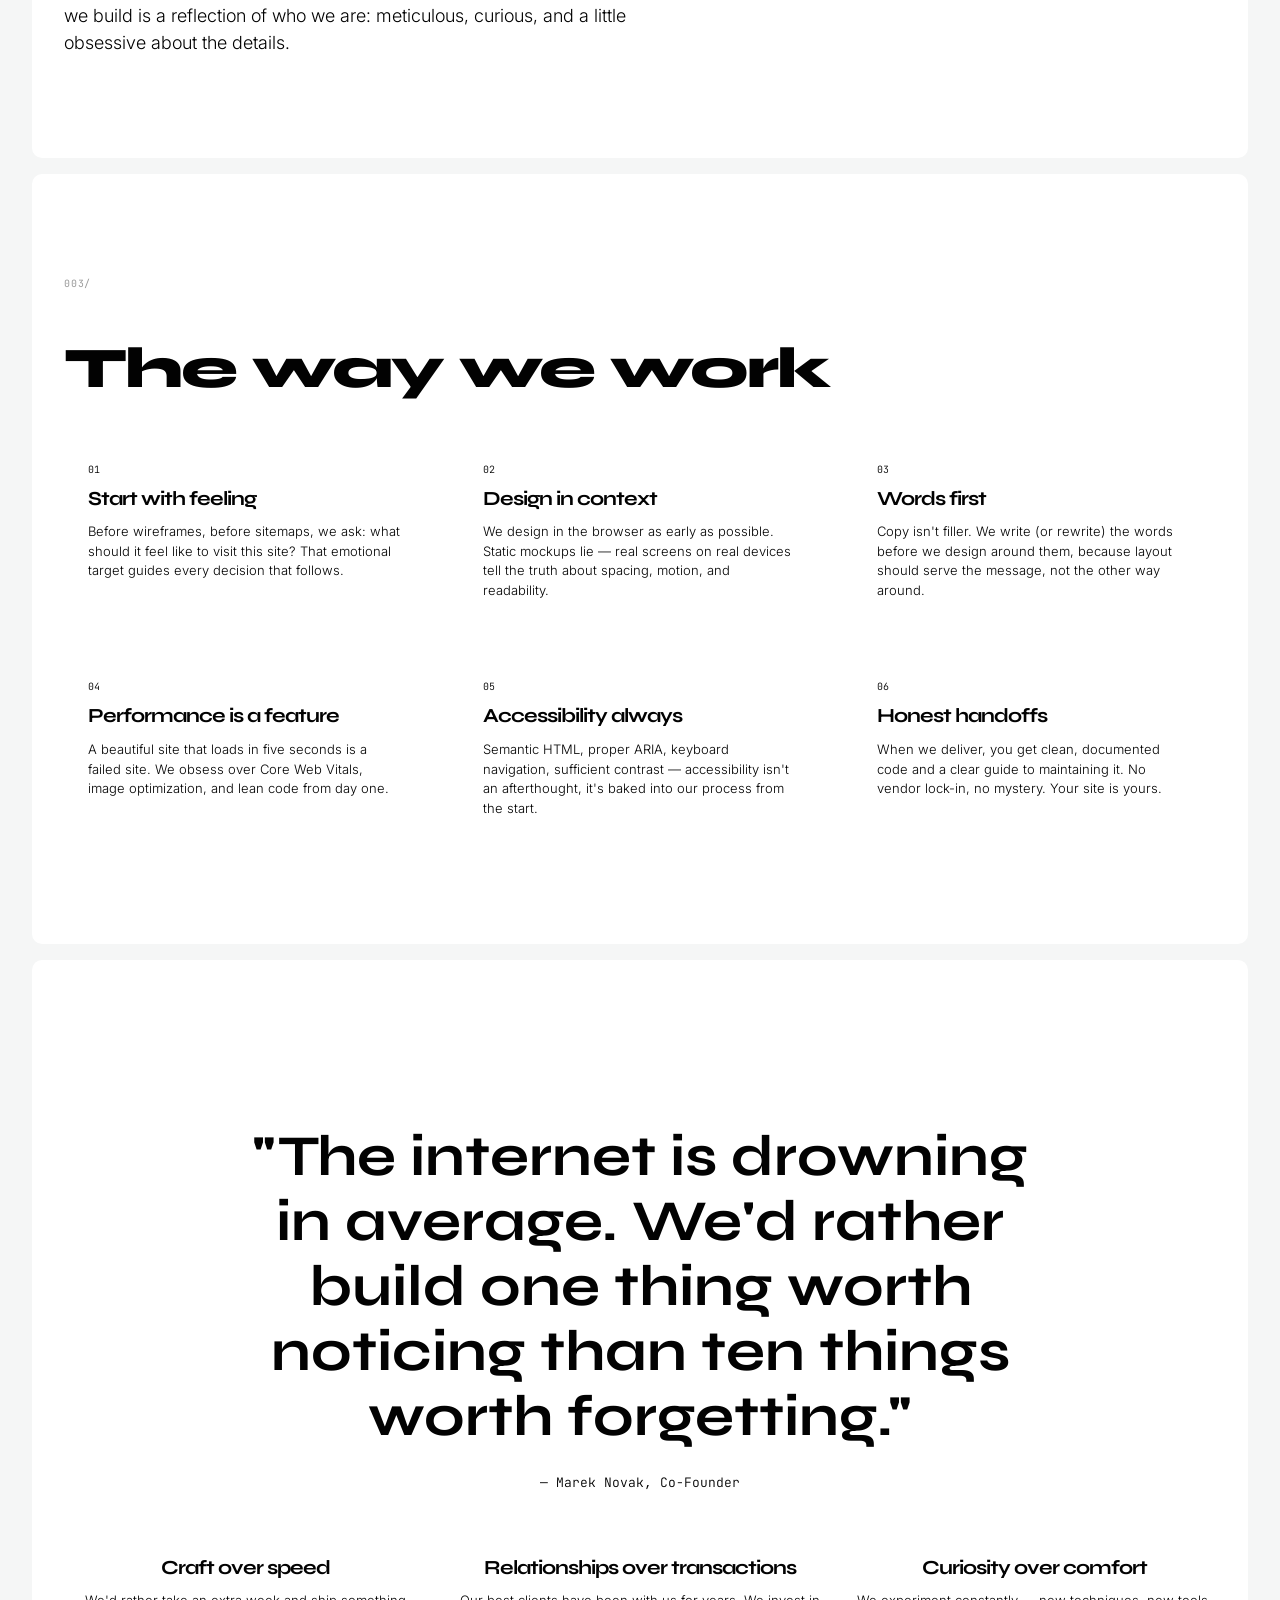
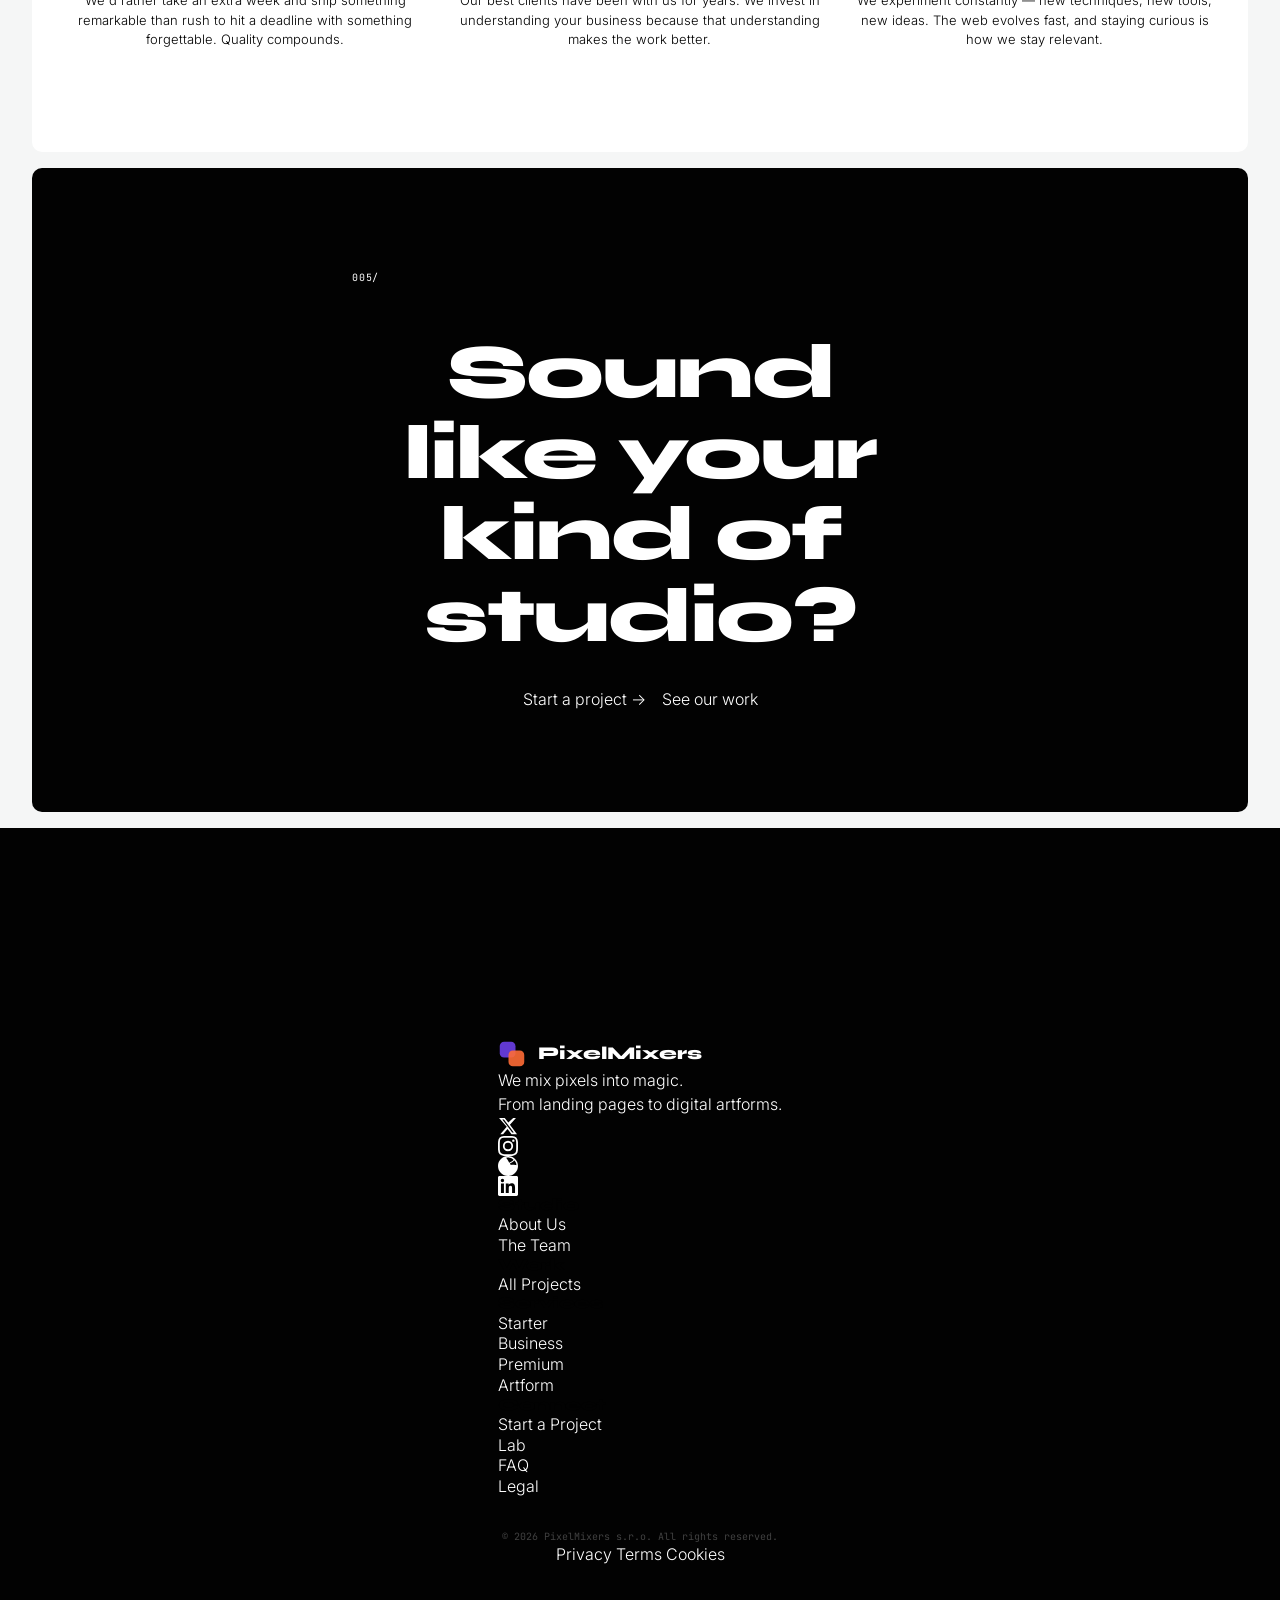
<file: the-studio/index.html>
<!DOCTYPE html>
<html lang="en">
<head>
  <meta charset="UTF-8">
  <meta name="viewport" content="width=device-width, initial-scale=1.0">
  <title>The Studio — PixelMixers</title>
  <meta name="description" content="A small studio with a serious obsession. Meet PixelMixers — designers, developers, and digital thinkers based in Bratislava, building websites for clients across Europe and beyond.">
  <meta property="og:title" content="The Studio — PixelMixers">
  <meta property="og:description" content="A small studio with a serious obsession for craft. Based in Bratislava, working globally.">
  <meta property="og:type" content="website">
  <link rel="preconnect" href="https://fonts.googleapis.com">
  <link rel="preconnect" href="https://fonts.gstatic.com" crossorigin>
  <link href="https://fonts.googleapis.com/css2?family=Inter:wght@300;400;500&family=JetBrains+Mono:wght@400&family=Syne:wght@400;700;800&display=swap" rel="stylesheet">
  <link rel="stylesheet" href="/assets/css/tokens.css">
  <link rel="stylesheet" href="/assets/css/typography.css">
  <link rel="stylesheet" href="/assets/css/reset.css">
  <link rel="stylesheet" href="/assets/css/layout.css">
  <link rel="stylesheet" href="/assets/css/components.css">
  <link rel="stylesheet" href="/assets/css/animations.css">
  <link rel="stylesheet" href="/assets/css/pages/studio.css">
</head>
<body>

  <!-- CTA Banner -->
  <div class="cta-banner" role="complementary">
    <div class="cta-banner__inner">
      <span class="cta-banner__text">Mixing pixels since 2018 — let's make something remarkable together.</span>
      <a href="/contact/" class="cta-banner__link">Have a seat <span class="arrow" aria-hidden="true">→</span></a>
    </div>
  </div>

  <!-- Navigation -->
  <header class="site-nav" id="site-nav">
    <div class="site-nav__inner">
      <a href="/" class="site-nav__logo" aria-label="PixelMixers — Home">
        <svg class="logo-mark" width="32" height="32" viewBox="0 0 32 32" aria-hidden="true">
          <rect x="2" y="2" width="18" height="18" rx="5" fill="#6B3FE7" opacity="0.9"/>
          <rect x="12" y="12" width="18" height="18" rx="5" fill="#FF6B35" opacity="0.9"/>
        </svg>
        <span class="logo-wordmark">PixelMixers</span>
      </a>
      <nav class="site-nav__links" aria-label="Primary navigation">
        <ul role="list">
          <li><a href="/the-studio/" aria-current="page">The Studio</a></li>
          <li><a href="/our-work/">Our Work</a></li>
          <li><a href="/services/">Services</a></li>
          <li><a href="/the-team/">The Team</a></li>
          <li><a href="/lab/">Lab</a></li>
        </ul>
      </nav>
      <div class="site-nav__actions">
        <a href="/contact/" class="btn-primary btn-sm">Start a project</a>
        <button class="nav-toggle" aria-label="Open navigation menu" aria-expanded="false" aria-controls="mobile-nav">
          <span></span><span></span><span></span>
        </button>
      </div>
    </div>
    <div class="mobile-nav" id="mobile-nav" aria-hidden="true">
      <ul role="list">
        <li><a href="/the-studio/">The Studio</a></li>
        <li><a href="/our-work/">Our Work</a></li>
        <li><a href="/services/">Services</a></li>
        <li><a href="/the-team/">The Team</a></li>
        <li><a href="/lab/">Lab</a></li>
        <li><a href="/contact/">Start a project</a></li>
      </ul>
    </div>
  </header>

  <main class="page-enter">

    <!-- 001/ Studio Hero -->
    <section class="section section--dark">
      <div class="glow-ellipse glow-ellipse--violet glow-ellipse--top-right" aria-hidden="true"></div>
      <div class="glow-ellipse glow-ellipse--tangerine glow-ellipse--bottom-left" aria-hidden="true"></div>
      <div class="container" style="position:relative;z-index:1">
        <span class="section-label" style="color:var(--color-dust)" data-reveal="fade-in">001/</span>
        <h1 class="studio-hero__heading" data-reveal="fade-up">A small studio with<br>a serious obsession.</h1>
        <p class="studio-hero__body" data-reveal="fade-up" data-reveal-delay="100">
          We are PixelMixers — a tight-knit team of designers, developers, and digital thinkers based in Bratislava, building websites for clients across Europe and beyond. Founded in 2018, we've stayed deliberately small because we believe the best creative work happens when the people doing it care deeply.
        </p>
        <div class="studio-hero__pills" data-reveal="fade-up" data-reveal-delay="200">
          <span class="studio-hero__pill">Est. 2018</span>
          <span class="studio-hero__pill">Based in Bratislava, SK</span>
          <span class="studio-hero__pill">Working globally</span>
        </div>
      </div>
    </section>

    <!-- 002/ Our Story -->
    <section class="section section--chalk">
      <div class="container">
        <span class="section-label" data-reveal="fade-in">002/</span>
        <div class="studio-story">
          <h2 class="studio-story__heading" data-reveal="fade-up">How we got here</h2>
          <p class="studio-story__body" data-reveal="fade-up" data-reveal-delay="100">
            PixelMixers started in 2018 in a small shared office in Bratislava. Marek and Filip — one a designer, the other a strategist — had been freelancing separately for years and kept running into the same problem: clients deserved better than what most agencies were delivering. Too much process, too little craft.
          </p>
          <p class="studio-story__body" data-reveal="fade-up" data-reveal-delay="150">
            So they teamed up. Lucia joined six months later, bringing the engineering discipline the studio needed. Zoe came aboard in 2021, adding motion and interaction design to the mix. Today we're four people — and we intend to stay that way. Small enough to care about every pixel, experienced enough to deliver work that competes with studios ten times our size.
          </p>
          <p class="studio-story__body" data-reveal="fade-up" data-reveal-delay="200">
            We've shipped over 50 projects across four continents. We've turned down projects that didn't feel right and doubled down on the ones that did. Every site we build is a reflection of who we are: meticulous, curious, and a little obsessive about the details.
          </p>
        </div>
      </div>
    </section>

    <!-- 003/ Methodology -->
    <section class="section section--chalk" id="methodology">
      <div class="container">
        <span class="section-label" data-reveal="fade-in">003/</span>
        <h2 class="studio-story__heading" data-reveal="fade-up">The way we work</h2>
        <div class="methodology-grid">
          <div class="methodology-card" data-reveal="fade-up">
            <span class="methodology-card__number">01</span>
            <h3 class="methodology-card__title">Start with feeling</h3>
            <p class="methodology-card__body">Before wireframes, before sitemaps, we ask: what should it feel like to visit this site? That emotional target guides every decision that follows.</p>
          </div>
          <div class="methodology-card" data-reveal="fade-up" data-reveal-delay="50">
            <span class="methodology-card__number">02</span>
            <h3 class="methodology-card__title">Design in context</h3>
            <p class="methodology-card__body">We design in the browser as early as possible. Static mockups lie — real screens on real devices tell the truth about spacing, motion, and readability.</p>
          </div>
          <div class="methodology-card" data-reveal="fade-up" data-reveal-delay="100">
            <span class="methodology-card__number">03</span>
            <h3 class="methodology-card__title">Words first</h3>
            <p class="methodology-card__body">Copy isn't filler. We write (or rewrite) the words before we design around them, because layout should serve the message, not the other way around.</p>
          </div>
          <div class="methodology-card" data-reveal="fade-up" data-reveal-delay="150">
            <span class="methodology-card__number">04</span>
            <h3 class="methodology-card__title">Performance is a feature</h3>
            <p class="methodology-card__body">A beautiful site that loads in five seconds is a failed site. We obsess over Core Web Vitals, image optimization, and lean code from day one.</p>
          </div>
          <div class="methodology-card" data-reveal="fade-up" data-reveal-delay="200">
            <span class="methodology-card__number">05</span>
            <h3 class="methodology-card__title">Accessibility always</h3>
            <p class="methodology-card__body">Semantic HTML, proper ARIA, keyboard navigation, sufficient contrast — accessibility isn't an afterthought, it's baked into our process from the start.</p>
          </div>
          <div class="methodology-card" data-reveal="fade-up" data-reveal-delay="250">
            <span class="methodology-card__number">06</span>
            <h3 class="methodology-card__title">Honest handoffs</h3>
            <p class="methodology-card__body">When we deliver, you get clean, documented code and a clear guide to maintaining it. No vendor lock-in, no mystery. Your site is yours.</p>
          </div>
        </div>
      </div>
    </section>

    <!-- 004/ Philosophy -->
    <section class="section section--paper" id="philosophy">
      <div class="container" style="position:relative;z-index:1">
        <span class="section-label" data-reveal="fade-in">004/</span>
        <blockquote class="philosophy-quote" data-reveal="fade-up">
          "The internet is drowning in average. We'd rather build one thing worth noticing than ten things worth forgetting."
        </blockquote>
        <p class="philosophy-attribution" data-reveal="fade-up" data-reveal-delay="100">— Marek Novak, Co-Founder</p>

        <div class="philosophy-pillars" data-reveal="fade-up" data-reveal-delay="200">
          <div>
            <h3 class="philosophy-pillar__title">Craft over speed</h3>
            <p class="philosophy-pillar__body">We'd rather take an extra week and ship something remarkable than rush to hit a deadline with something forgettable. Quality compounds.</p>
          </div>
          <div>
            <h3 class="philosophy-pillar__title">Relationships over transactions</h3>
            <p class="philosophy-pillar__body">Our best clients have been with us for years. We invest in understanding your business because that understanding makes the work better.</p>
          </div>
          <div>
            <h3 class="philosophy-pillar__title">Curiosity over comfort</h3>
            <p class="philosophy-pillar__body">We experiment constantly — new techniques, new tools, new ideas. The web evolves fast, and staying curious is how we stay relevant.</p>
          </div>
        </div>
      </div>
    </section>

    <!-- 005/ CTA -->
    <section class="section section--dark">
      <div class="glow-ellipse glow-ellipse--rose glow-ellipse--center" aria-hidden="true"></div>
      <div class="container container--text text-center" style="position:relative;z-index:1">
        <span class="section-label" style="color:var(--color-dust)" data-reveal="fade-in">005/</span>
        <h2 class="studio-cta__heading" data-reveal="fade-up">Sound like your<br>kind of studio?</h2>
        <div class="studio-cta__buttons" data-reveal="fade-up" data-reveal-delay="100">
          <a href="/contact/" class="btn-primary">Start a project <span class="arrow" aria-hidden="true">→</span></a>
          <a href="/our-work/" class="btn-secondary">See our work</a>
        </div>
      </div>
    </section>

  </main>

  <!-- Footer -->
  <footer class="site-footer">
    <div class="site-footer__inner">
      <div class="footer-top">
        <div class="footer-brand">
          <a href="/" class="site-nav__logo" aria-label="PixelMixers">
            <svg class="logo-mark" width="28" height="28" viewBox="0 0 32 32" aria-hidden="true">
              <rect x="2" y="2" width="18" height="18" rx="5" fill="#6B3FE7" opacity="0.9"/>
              <rect x="12" y="12" width="18" height="18" rx="5" fill="#FF6B35" opacity="0.9"/>
            </svg>
            <span class="logo-wordmark" style="color:var(--color-chalk)">PixelMixers</span>
          </a>
          <p class="footer-tagline">We mix pixels into magic.<br>From landing pages to digital artforms.</p>
          <div class="footer-social">
            <a href="#" aria-label="Twitter" rel="noopener noreferrer"><svg width="20" height="20" viewBox="0 0 24 24" fill="currentColor"><path d="M18.244 2.25h3.308l-7.227 8.26 8.502 11.24H16.17l-4.714-6.231-5.401 6.231H2.746l7.73-8.835L1.254 2.25H8.08l4.258 5.63 5.906-5.63Zm-1.161 17.52h1.833L7.084 4.126H5.117z"/></svg></a>
            <a href="#" aria-label="Instagram" rel="noopener noreferrer"><svg width="20" height="20" viewBox="0 0 24 24" fill="currentColor"><path d="M12 2.163c3.204 0 3.584.012 4.85.07 3.252.148 4.771 1.691 4.919 4.919.058 1.265.069 1.645.069 4.849 0 3.205-.012 3.584-.069 4.849-.149 3.225-1.664 4.771-4.919 4.919-1.266.058-1.644.07-4.85.07-3.204 0-3.584-.012-4.849-.07-3.26-.149-4.771-1.699-4.919-4.92-.058-1.265-.07-1.644-.07-4.849 0-3.204.013-3.583.07-4.849.149-3.227 1.664-4.771 4.919-4.919 1.266-.057 1.645-.069 4.849-.069zM12 0C8.741 0 8.333.014 7.053.072 2.695.272.273 2.69.073 7.052.014 8.333 0 8.741 0 12c0 3.259.014 3.668.072 4.948.2 4.358 2.618 6.78 6.98 6.98C8.333 23.986 8.741 24 12 24c3.259 0 3.668-.014 4.948-.072 4.354-.2 6.782-2.618 6.979-6.98.059-1.28.073-1.689.073-4.948 0-3.259-.014-3.667-.072-4.947-.196-4.354-2.617-6.78-6.979-6.98C15.668.014 15.259 0 12 0zm0 5.838a6.162 6.162 0 100 12.324 6.162 6.162 0 000-12.324zM12 16a4 4 0 110-8 4 4 0 010 8zm6.406-11.845a1.44 1.44 0 100 2.881 1.44 1.44 0 000-2.881z"/></svg></a>
            <a href="#" aria-label="Dribbble" rel="noopener noreferrer"><svg width="20" height="20" viewBox="0 0 24 24" fill="currentColor"><path d="M12 0C5.374 0 0 5.373 0 12c0 6.628 5.374 12 12 12 6.628 0 12-5.372 12-12 0-6.627-5.372-12-12-12zm7.92 5.292a10.073 10.073 0 012.264 5.76c-.33-.066-3.63-.736-6.954-.319-.074-.18-.145-.363-.22-.546-.202-.494-.422-1-.648-1.49 3.65-1.485 5.314-3.63 5.558-3.405zM12 1.93c2.554 0 4.89.94 6.665 2.487-.21.245-1.709 2.253-5.225 3.574-1.634-2.999-3.44-5.465-3.716-5.83A10.22 10.22 0 0112 1.93z"/></svg></a>
            <a href="#" aria-label="LinkedIn" rel="noopener noreferrer"><svg width="20" height="20" viewBox="0 0 24 24" fill="currentColor"><path d="M20.447 20.452h-3.554v-5.569c0-1.328-.027-3.037-1.852-3.037-1.853 0-2.136 1.445-2.136 2.939v5.667H9.351V9h3.414v1.561h.046c.477-.9 1.637-1.85 3.37-1.85 3.601 0 4.267 2.37 4.267 5.455v6.286zM5.337 7.433a2.062 2.062 0 01-2.063-2.065 2.064 2.064 0 112.063 2.065zm1.782 13.019H3.555V9h3.564v11.452zM22.225 0H1.771C.792 0 0 .774 0 1.729v20.542C0 23.227.792 24 1.771 24h20.451C23.2 24 24 23.227 24 22.271V1.729C24 .774 23.2 0 22.222 0h.003z"/></svg></a>
          </div>
        </div>
        <div class="footer-nav-columns">
          <div class="footer-nav-col">
            <h4>Studio</h4>
            <ul role="list"><li><a href="/the-studio/">About Us</a></li><li><a href="/the-team/">The Team</a></li></ul>
          </div>
          <div class="footer-nav-col">
            <h4>Work</h4>
            <ul role="list"><li><a href="/our-work/">All Projects</a></li></ul>
          </div>
          <div class="footer-nav-col">
            <h4>Services</h4>
            <ul role="list"><li><a href="/services/#starter">Starter</a></li><li><a href="/services/#business">Business</a></li><li><a href="/services/#premium">Premium</a></li><li><a href="/services/#artform">Artform</a></li></ul>
          </div>
          <div class="footer-nav-col">
            <h4>Connect</h4>
            <ul role="list"><li><a href="/contact/">Start a Project</a></li><li><a href="/lab/">Lab</a></li><li><a href="/faq/">FAQ</a></li><li><a href="/legals/">Legal</a></li></ul>
          </div>
        </div>
      </div>
      <div class="footer-bottom">
        <p class="footer-copy">&copy; <span id="footer-year"></span> PixelMixers s.r.o. All rights reserved.</p>
        <div class="footer-legal-links">
          <a href="/legals/">Privacy</a>
          <a href="/legals/">Terms</a>
          <a href="/legals/">Cookies</a>
        </div>
      </div>
    </div>
  </footer>

  <script>document.getElementById('footer-year').textContent = new Date().getFullYear();</script>
  <script src="/assets/js/core/nav.js" defer></script>
  <script src="/assets/js/core/scroll-reveal.js" defer></script>
  <script src="/assets/js/core/cursor.js" defer></script>
</body>
</html>
</file>
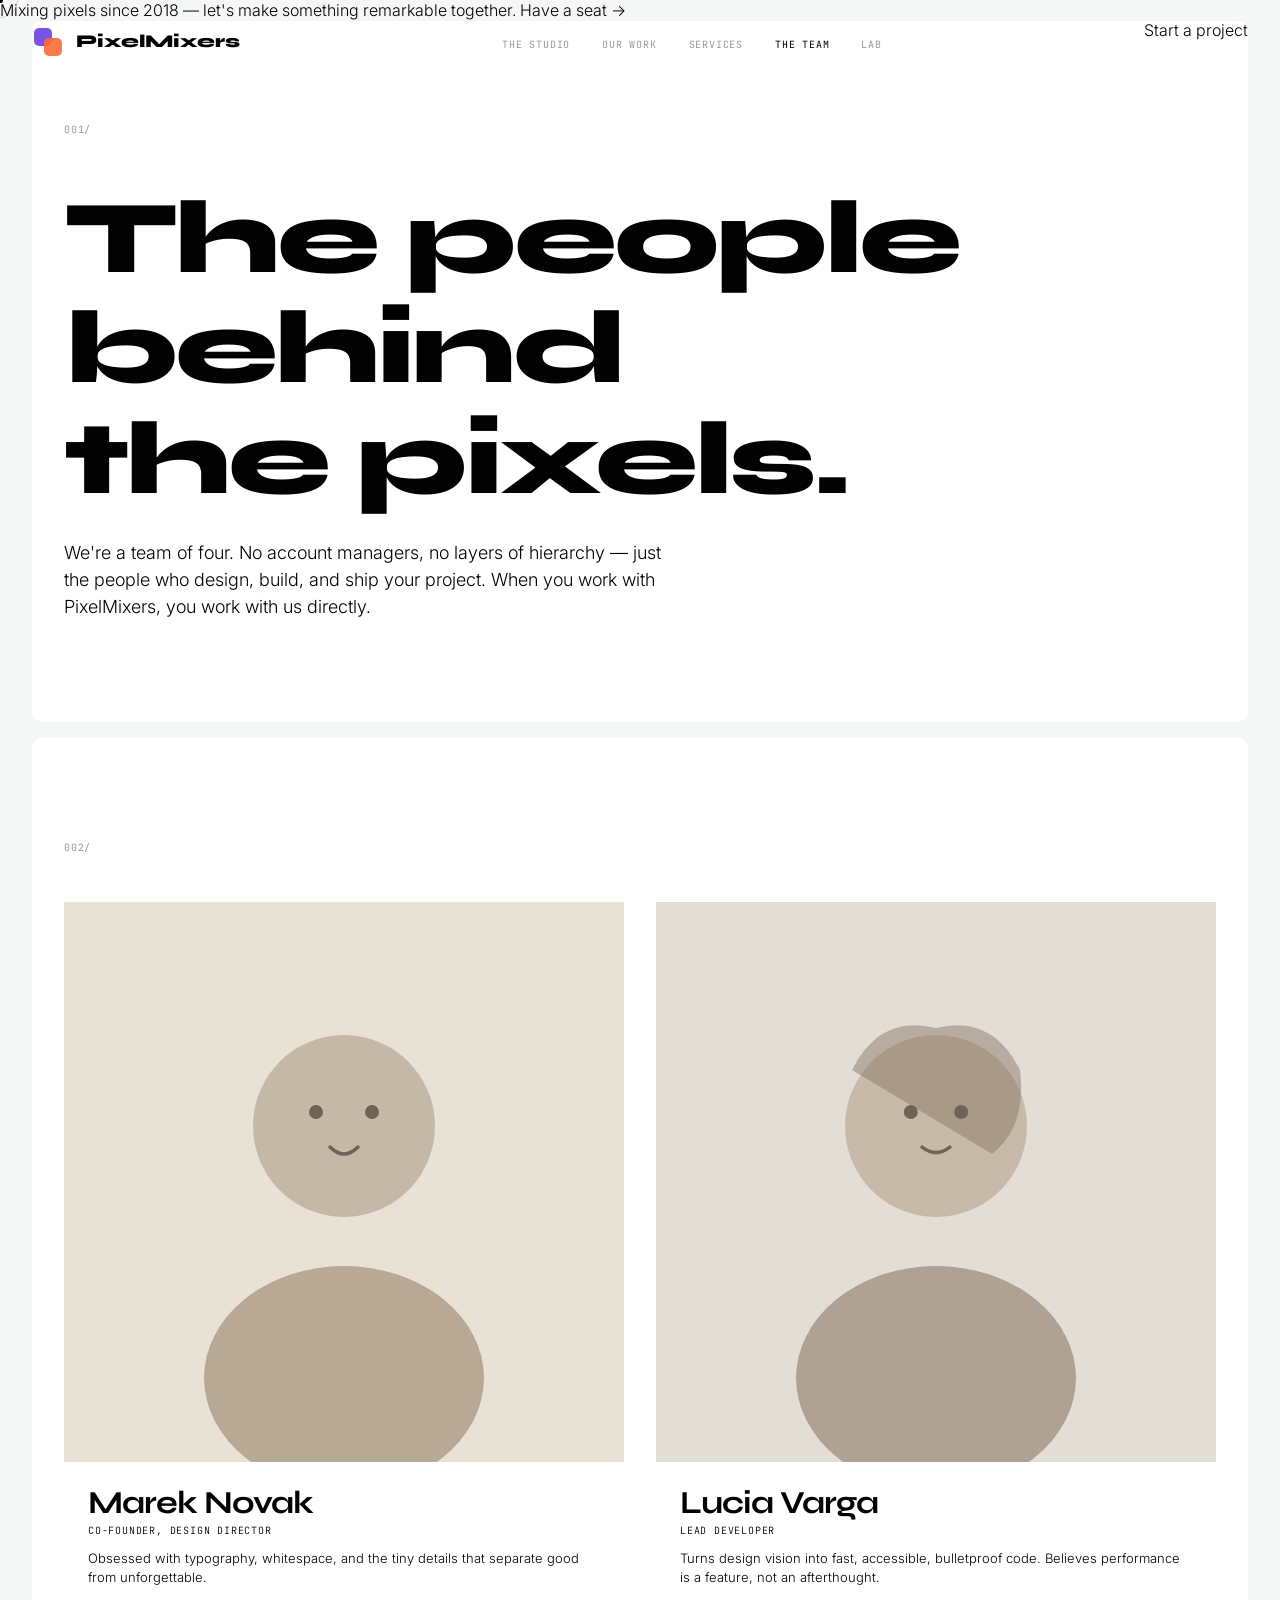
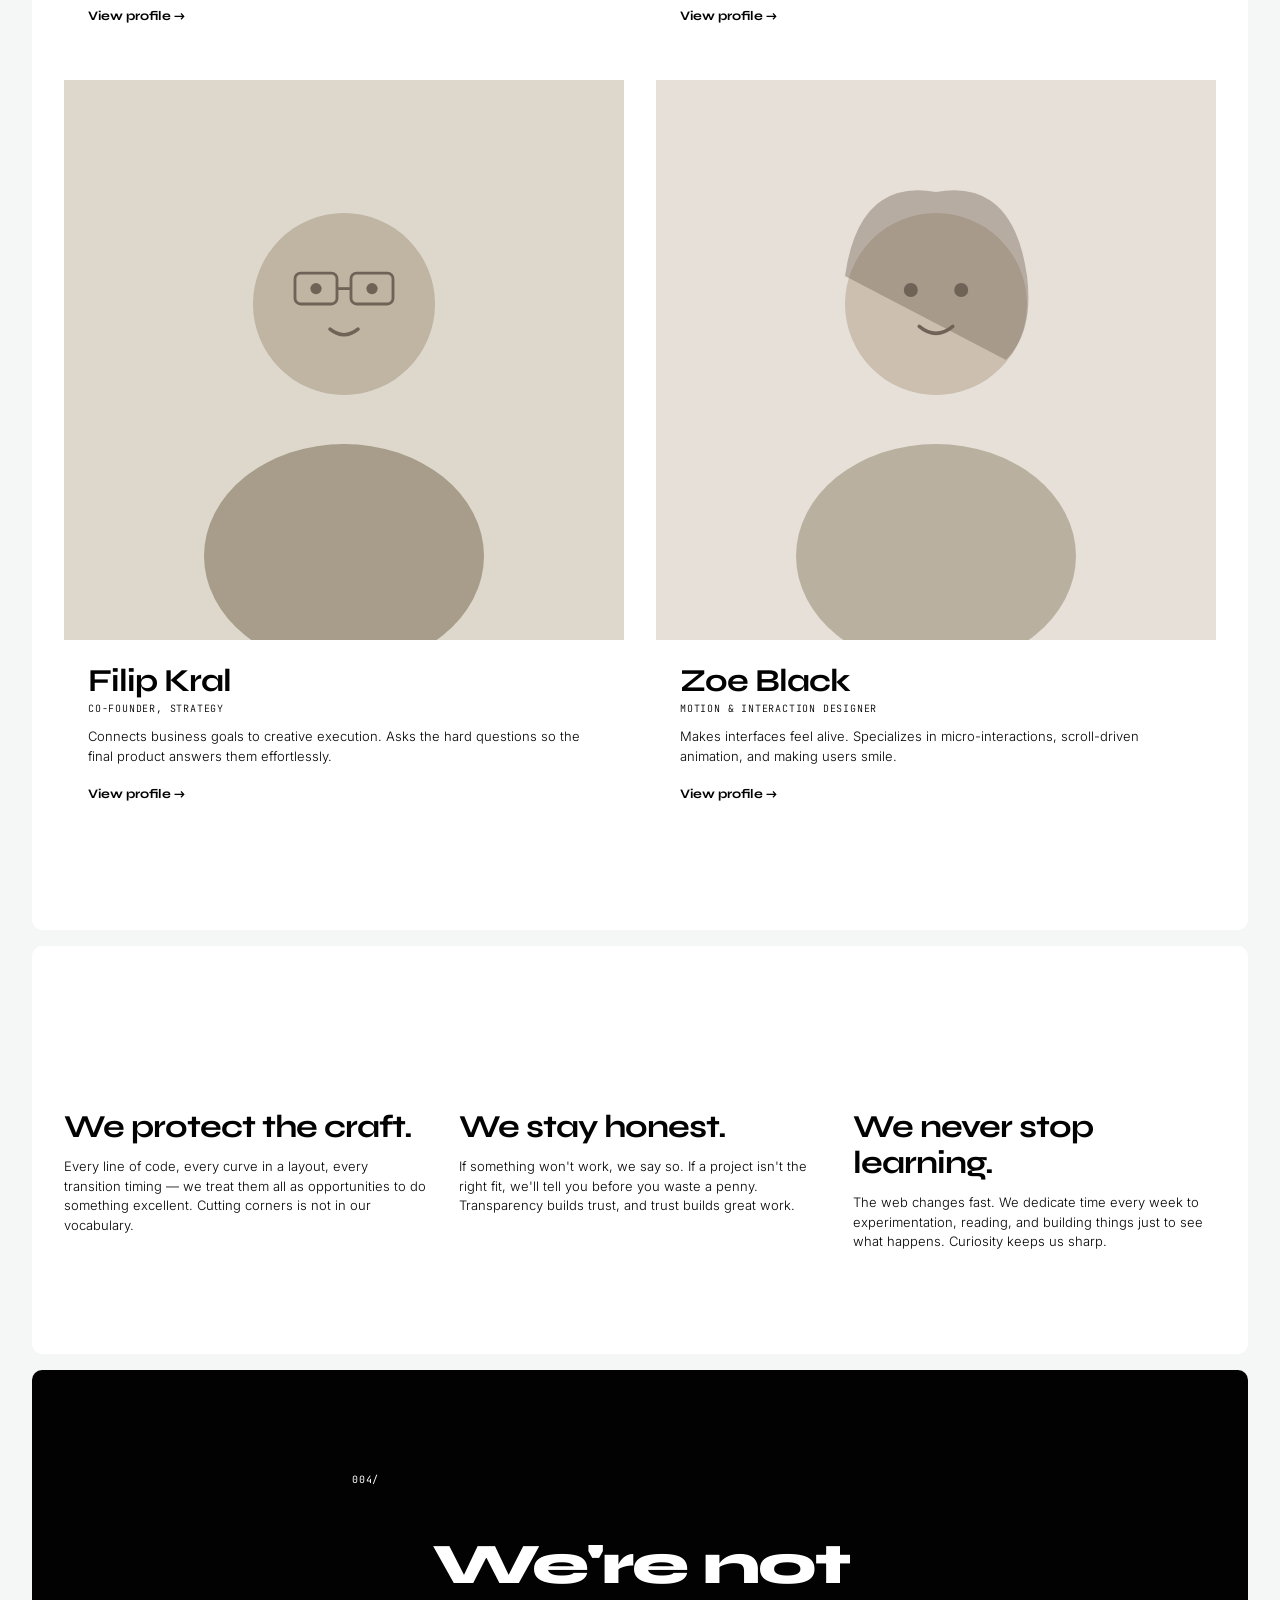
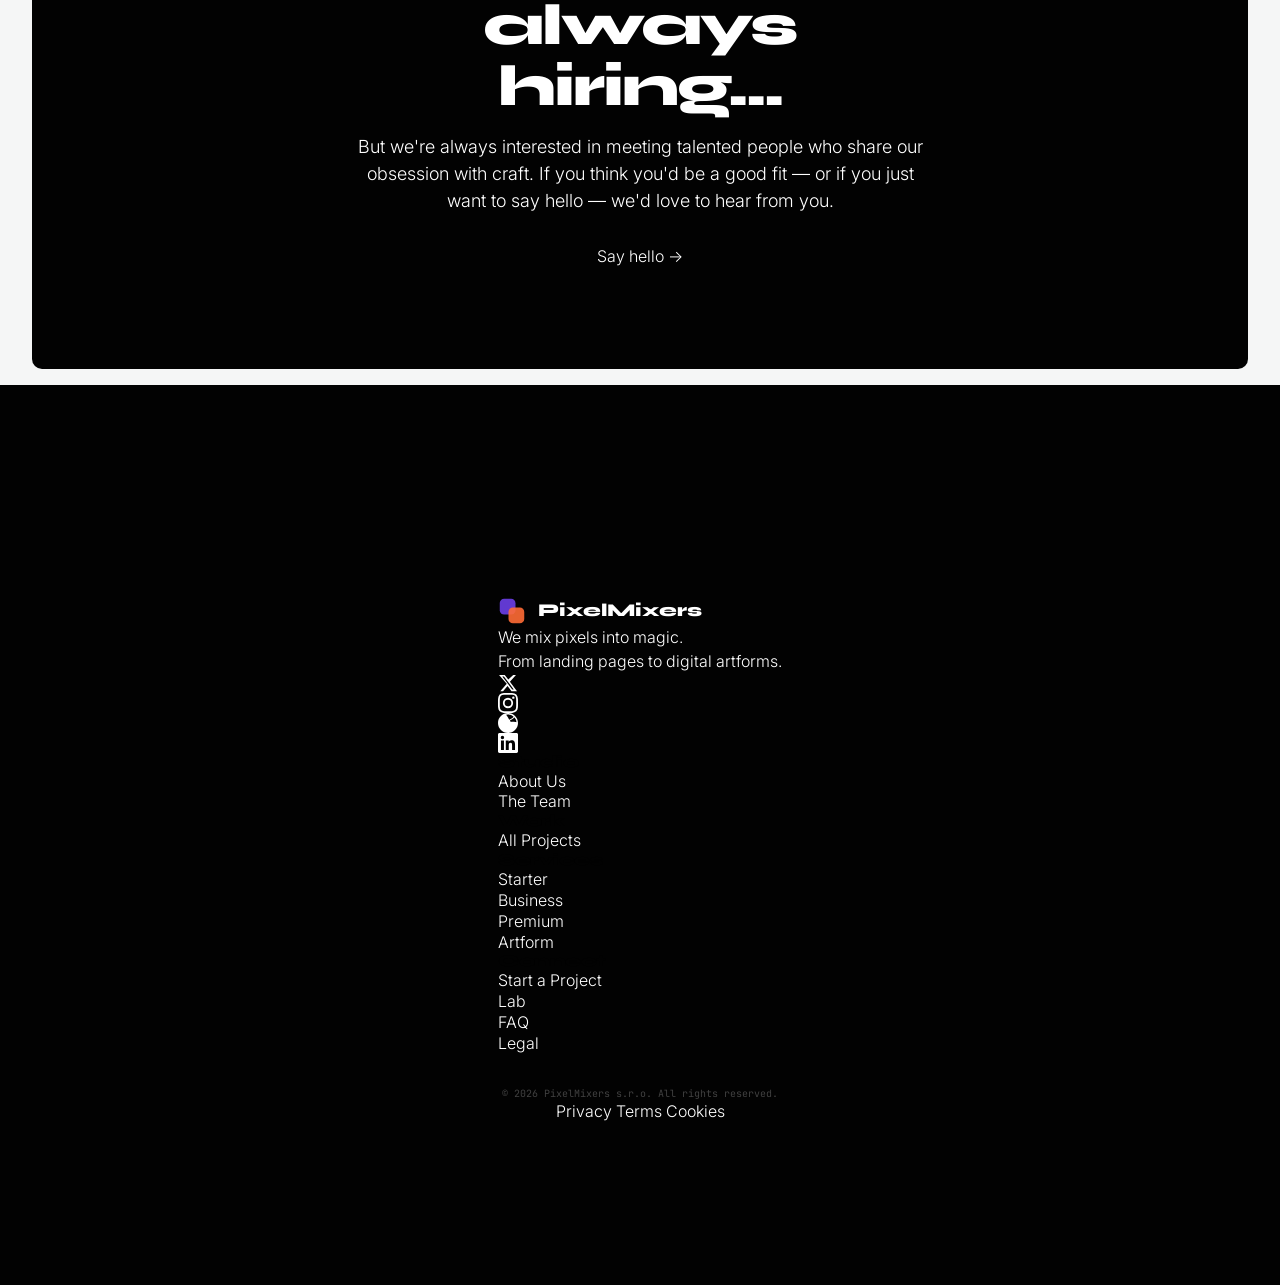
<file: the-team/index.html>
<!DOCTYPE html>
<html lang="en">
<head>
  <meta charset="UTF-8">
  <meta name="viewport" content="width=device-width, initial-scale=1.0">
  <title>The Team — PixelMixers</title>
  <meta name="description" content="Meet the four people behind PixelMixers — designers, developers, and digital thinkers who care deeply about the craft.">
  <meta property="og:title" content="The Team — PixelMixers">
  <meta property="og:description" content="A team of four. Designers, developers, and digital thinkers building websites that matter.">
  <meta property="og:type" content="website">
  <link rel="preconnect" href="https://fonts.googleapis.com">
  <link rel="preconnect" href="https://fonts.gstatic.com" crossorigin>
  <link href="https://fonts.googleapis.com/css2?family=Inter:wght@300;400;500&family=JetBrains+Mono:wght@400&family=Syne:wght@400;700;800&display=swap" rel="stylesheet">
  <link rel="stylesheet" href="/assets/css/tokens.css">
  <link rel="stylesheet" href="/assets/css/typography.css">
  <link rel="stylesheet" href="/assets/css/reset.css">
  <link rel="stylesheet" href="/assets/css/layout.css">
  <link rel="stylesheet" href="/assets/css/components.css">
  <link rel="stylesheet" href="/assets/css/animations.css">
  <link rel="stylesheet" href="/assets/css/pages/team.css">
</head>
<body>

  <!-- CTA Banner -->
  <div class="cta-banner" role="complementary">
    <div class="cta-banner__inner">
      <span class="cta-banner__text">Mixing pixels since 2018 — let's make something remarkable together.</span>
      <a href="/contact/" class="cta-banner__link">Have a seat <span class="arrow" aria-hidden="true">→</span></a>
    </div>
  </div>

  <!-- Navigation -->
  <header class="site-nav" id="site-nav">
    <div class="site-nav__inner">
      <a href="/" class="site-nav__logo" aria-label="PixelMixers — Home">
        <svg class="logo-mark" width="32" height="32" viewBox="0 0 32 32" aria-hidden="true">
          <rect x="2" y="2" width="18" height="18" rx="5" fill="#6B3FE7" opacity="0.9"/>
          <rect x="12" y="12" width="18" height="18" rx="5" fill="#FF6B35" opacity="0.9"/>
        </svg>
        <span class="logo-wordmark">PixelMixers</span>
      </a>
      <nav class="site-nav__links" aria-label="Primary navigation">
        <ul role="list">
          <li><a href="/the-studio/">The Studio</a></li>
          <li><a href="/our-work/">Our Work</a></li>
          <li><a href="/services/">Services</a></li>
          <li><a href="/the-team/" aria-current="page">The Team</a></li>
          <li><a href="/lab/">Lab</a></li>
        </ul>
      </nav>
      <div class="site-nav__actions">
        <a href="/contact/" class="btn-primary btn-sm">Start a project</a>
        <button class="nav-toggle" aria-label="Open navigation menu" aria-expanded="false" aria-controls="mobile-nav">
          <span></span><span></span><span></span>
        </button>
      </div>
    </div>
    <div class="mobile-nav" id="mobile-nav" aria-hidden="true">
      <ul role="list">
        <li><a href="/the-studio/">The Studio</a></li>
        <li><a href="/our-work/">Our Work</a></li>
        <li><a href="/services/">Services</a></li>
        <li><a href="/the-team/">The Team</a></li>
        <li><a href="/lab/">Lab</a></li>
        <li><a href="/contact/">Start a project</a></li>
      </ul>
    </div>
  </header>

  <main class="page-enter">

    <!-- 001/ Hero -->
    <section class="section section--chalk">
      <div class="glow-ellipse glow-ellipse--violet glow-ellipse--top-right" aria-hidden="true"></div>
      <div class="container">
        <span class="section-label" data-reveal="fade-in">001/</span>
        <h1 class="team-hero__heading" data-reveal="fade-up">The people behind<br>the pixels.</h1>
        <p class="team-hero__body" data-reveal="fade-up" data-reveal-delay="100">
          We're a team of four. No account managers, no layers of hierarchy — just the people who design, build, and ship your project. When you work with PixelMixers, you work with us directly.
        </p>
      </div>
    </section>

    <!-- 002/ Team Grid -->
    <section class="section section--chalk">
      <div class="container">
        <span class="section-label" data-reveal="fade-in">002/</span>
        <div class="team-grid">

          <!-- Marek Novak -->
          <div class="team-card" data-reveal="fade-up">
            <div class="team-card__portrait">
              <svg viewBox="0 0 400 400" xmlns="http://www.w3.org/2000/svg">
                <rect width="400" height="400" fill="#E8E2D6"/>
                <circle cx="200" cy="160" r="65" fill="#C4B8A6"/>
                <ellipse cx="200" cy="340" rx="100" ry="80" fill="#B8A994"/>
                <circle cx="180" cy="150" r="5" fill="#6E6356"/>
                <circle cx="220" cy="150" r="5" fill="#6E6356"/>
                <path d="M190 175 Q200 185 210 175" fill="none" stroke="#6E6356" stroke-width="2.5" stroke-linecap="round"/>
              </svg>
            </div>
            <div class="team-card__info">
              <h3 class="team-card__name">Marek Novak</h3>
              <span class="team-card__role">Co-Founder, Design Director</span>
              <p class="team-card__bio">Obsessed with typography, whitespace, and the tiny details that separate good from unforgettable.</p>
              <a href="#" class="team-card__link">View profile →</a>
            </div>
          </div>

          <!-- Lucia Varga -->
          <div class="team-card" data-reveal="fade-up" data-reveal-delay="100">
            <div class="team-card__portrait">
              <svg viewBox="0 0 400 400" xmlns="http://www.w3.org/2000/svg">
                <rect width="400" height="400" fill="#E2DED6"/>
                <circle cx="200" cy="160" r="65" fill="#C8BAA8"/>
                <ellipse cx="200" cy="340" rx="100" ry="80" fill="#B0A292"/>
                <path d="M140 120 Q160 80 200 90 Q240 80 260 120 Q265 160 240 180" fill="#8B7D6B" opacity="0.5"/>
                <circle cx="182" cy="150" r="5" fill="#6E6356"/>
                <circle cx="218" cy="150" r="5" fill="#6E6356"/>
                <path d="M190 175 Q200 183 210 175" fill="none" stroke="#6E6356" stroke-width="2.5" stroke-linecap="round"/>
              </svg>
            </div>
            <div class="team-card__info">
              <h3 class="team-card__name">Lucia Varga</h3>
              <span class="team-card__role">Lead Developer</span>
              <p class="team-card__bio">Turns design vision into fast, accessible, bulletproof code. Believes performance is a feature, not an afterthought.</p>
              <a href="#" class="team-card__link">View profile →</a>
            </div>
          </div>

          <!-- Filip Kral -->
          <div class="team-card" data-reveal="fade-up" data-reveal-delay="200">
            <div class="team-card__portrait">
              <svg viewBox="0 0 400 400" xmlns="http://www.w3.org/2000/svg">
                <rect width="400" height="400" fill="#DED8CC"/>
                <circle cx="200" cy="160" r="65" fill="#C0B4A2"/>
                <ellipse cx="200" cy="340" rx="100" ry="80" fill="#A89C8A"/>
                <rect x="165" y="138" width="30" height="22" rx="4" fill="none" stroke="#6E6356" stroke-width="2"/>
                <rect x="205" y="138" width="30" height="22" rx="4" fill="none" stroke="#6E6356" stroke-width="2"/>
                <line x1="195" y1="149" x2="205" y2="149" stroke="#6E6356" stroke-width="2"/>
                <circle cx="180" cy="149" r="4" fill="#6E6356"/>
                <circle cx="220" cy="149" r="4" fill="#6E6356"/>
                <path d="M190 178 Q200 186 210 178" fill="none" stroke="#6E6356" stroke-width="2.5" stroke-linecap="round"/>
              </svg>
            </div>
            <div class="team-card__info">
              <h3 class="team-card__name">Filip Kral</h3>
              <span class="team-card__role">Co-Founder, Strategy</span>
              <p class="team-card__bio">Connects business goals to creative execution. Asks the hard questions so the final product answers them effortlessly.</p>
              <a href="#" class="team-card__link">View profile →</a>
            </div>
          </div>

          <!-- Zoe Black -->
          <div class="team-card" data-reveal="fade-up" data-reveal-delay="300">
            <div class="team-card__portrait">
              <svg viewBox="0 0 400 400" xmlns="http://www.w3.org/2000/svg">
                <rect width="400" height="400" fill="#E6E0D8"/>
                <circle cx="200" cy="160" r="65" fill="#CCBFB0"/>
                <ellipse cx="200" cy="340" rx="100" ry="80" fill="#BAB0A0"/>
                <path d="M135 140 Q145 70 200 80 Q255 70 265 140 Q270 180 250 200" fill="#7A6E5E" opacity="0.45"/>
                <circle cx="182" cy="150" r="5" fill="#6E6356"/>
                <circle cx="218" cy="150" r="5" fill="#6E6356"/>
                <path d="M188 176 Q200 186 212 176" fill="none" stroke="#6E6356" stroke-width="2.5" stroke-linecap="round"/>
              </svg>
            </div>
            <div class="team-card__info">
              <h3 class="team-card__name">Zoe Black</h3>
              <span class="team-card__role">Motion & Interaction Designer</span>
              <p class="team-card__bio">Makes interfaces feel alive. Specializes in micro-interactions, scroll-driven animation, and making users smile.</p>
              <a href="#" class="team-card__link">View profile →</a>
            </div>
          </div>

        </div>
      </div>
    </section>

    <!-- 003/ Values -->
    <section class="section section--paper">
      <div class="container">
        <span class="section-label" data-reveal="fade-in">003/</span>
        <div class="values-grid" style="margin-top:var(--space-8)">
          <div data-reveal="fade-up">
            <h3 class="value-item__title">We protect the craft.</h3>
            <p class="value-item__body">Every line of code, every curve in a layout, every transition timing — we treat them all as opportunities to do something excellent. Cutting corners is not in our vocabulary.</p>
          </div>
          <div data-reveal="fade-up" data-reveal-delay="100">
            <h3 class="value-item__title">We stay honest.</h3>
            <p class="value-item__body">If something won't work, we say so. If a project isn't the right fit, we'll tell you before you waste a penny. Transparency builds trust, and trust builds great work.</p>
          </div>
          <div data-reveal="fade-up" data-reveal-delay="200">
            <h3 class="value-item__title">We never stop learning.</h3>
            <p class="value-item__body">The web changes fast. We dedicate time every week to experimentation, reading, and building things just to see what happens. Curiosity keeps us sharp.</p>
          </div>
        </div>
      </div>
    </section>

    <!-- 004/ Join CTA -->
    <section class="section section--dark">
      <div class="glow-ellipse glow-ellipse--tangerine glow-ellipse--bottom-left" aria-hidden="true"></div>
      <div class="container container--text text-center" style="position:relative;z-index:1">
        <span class="section-label" style="color:var(--color-dust)" data-reveal="fade-in">004/</span>
        <h2 class="join-cta__heading" data-reveal="fade-up">We're not always hiring...</h2>
        <p class="join-cta__body join-cta__body--centered" data-reveal="fade-up" data-reveal-delay="100">
          But we're always interested in meeting talented people who share our obsession with craft. If you think you'd be a good fit — or if you just want to say hello — we'd love to hear from you.
        </p>
        <div style="margin-top:var(--space-8)" data-reveal="fade-up" data-reveal-delay="200">
          <a href="/contact/" class="btn-primary">Say hello <span class="arrow" aria-hidden="true">→</span></a>
        </div>
      </div>
    </section>

  </main>

  <!-- Footer -->
  <footer class="site-footer">
    <div class="site-footer__inner">
      <div class="footer-top">
        <div class="footer-brand">
          <a href="/" class="site-nav__logo" aria-label="PixelMixers">
            <svg class="logo-mark" width="28" height="28" viewBox="0 0 32 32" aria-hidden="true">
              <rect x="2" y="2" width="18" height="18" rx="5" fill="#6B3FE7" opacity="0.9"/>
              <rect x="12" y="12" width="18" height="18" rx="5" fill="#FF6B35" opacity="0.9"/>
            </svg>
            <span class="logo-wordmark" style="color:var(--color-chalk)">PixelMixers</span>
          </a>
          <p class="footer-tagline">We mix pixels into magic.<br>From landing pages to digital artforms.</p>
          <div class="footer-social">
            <a href="#" aria-label="Twitter" rel="noopener noreferrer"><svg width="20" height="20" viewBox="0 0 24 24" fill="currentColor"><path d="M18.244 2.25h3.308l-7.227 8.26 8.502 11.24H16.17l-4.714-6.231-5.401 6.231H2.746l7.73-8.835L1.254 2.25H8.08l4.258 5.63 5.906-5.63Zm-1.161 17.52h1.833L7.084 4.126H5.117z"/></svg></a>
            <a href="#" aria-label="Instagram" rel="noopener noreferrer"><svg width="20" height="20" viewBox="0 0 24 24" fill="currentColor"><path d="M12 2.163c3.204 0 3.584.012 4.85.07 3.252.148 4.771 1.691 4.919 4.919.058 1.265.069 1.645.069 4.849 0 3.205-.012 3.584-.069 4.849-.149 3.225-1.664 4.771-4.919 4.919-1.266.058-1.644.07-4.85.07-3.204 0-3.584-.012-4.849-.07-3.26-.149-4.771-1.699-4.919-4.92-.058-1.265-.07-1.644-.07-4.849 0-3.204.013-3.583.07-4.849.149-3.227 1.664-4.771 4.919-4.919 1.266-.057 1.645-.069 4.849-.069zM12 0C8.741 0 8.333.014 7.053.072 2.695.272.273 2.69.073 7.052.014 8.333 0 8.741 0 12c0 3.259.014 3.668.072 4.948.2 4.358 2.618 6.78 6.98 6.98C8.333 23.986 8.741 24 12 24c3.259 0 3.668-.014 4.948-.072 4.354-.2 6.782-2.618 6.979-6.98.059-1.28.073-1.689.073-4.948 0-3.259-.014-3.667-.072-4.947-.196-4.354-2.617-6.78-6.979-6.98C15.668.014 15.259 0 12 0zm0 5.838a6.162 6.162 0 100 12.324 6.162 6.162 0 000-12.324zM12 16a4 4 0 110-8 4 4 0 010 8zm6.406-11.845a1.44 1.44 0 100 2.881 1.44 1.44 0 000-2.881z"/></svg></a>
            <a href="#" aria-label="Dribbble" rel="noopener noreferrer"><svg width="20" height="20" viewBox="0 0 24 24" fill="currentColor"><path d="M12 0C5.374 0 0 5.373 0 12c0 6.628 5.374 12 12 12 6.628 0 12-5.372 12-12 0-6.627-5.372-12-12-12zm7.92 5.292a10.073 10.073 0 012.264 5.76c-.33-.066-3.63-.736-6.954-.319-.074-.18-.145-.363-.22-.546-.202-.494-.422-1-.648-1.49 3.65-1.485 5.314-3.63 5.558-3.405zM12 1.93c2.554 0 4.89.94 6.665 2.487-.21.245-1.709 2.253-5.225 3.574-1.634-2.999-3.44-5.465-3.716-5.83A10.22 10.22 0 0112 1.93z"/></svg></a>
            <a href="#" aria-label="LinkedIn" rel="noopener noreferrer"><svg width="20" height="20" viewBox="0 0 24 24" fill="currentColor"><path d="M20.447 20.452h-3.554v-5.569c0-1.328-.027-3.037-1.852-3.037-1.853 0-2.136 1.445-2.136 2.939v5.667H9.351V9h3.414v1.561h.046c.477-.9 1.637-1.85 3.37-1.85 3.601 0 4.267 2.37 4.267 5.455v6.286zM5.337 7.433a2.062 2.062 0 01-2.063-2.065 2.064 2.064 0 112.063 2.065zm1.782 13.019H3.555V9h3.564v11.452zM22.225 0H1.771C.792 0 0 .774 0 1.729v20.542C0 23.227.792 24 1.771 24h20.451C23.2 24 24 23.227 24 22.271V1.729C24 .774 23.2 0 22.222 0h.003z"/></svg></a>
          </div>
        </div>
        <div class="footer-nav-columns">
          <div class="footer-nav-col">
            <h4>Studio</h4>
            <ul role="list"><li><a href="/the-studio/">About Us</a></li><li><a href="/the-team/">The Team</a></li></ul>
          </div>
          <div class="footer-nav-col">
            <h4>Work</h4>
            <ul role="list"><li><a href="/our-work/">All Projects</a></li></ul>
          </div>
          <div class="footer-nav-col">
            <h4>Services</h4>
            <ul role="list"><li><a href="/services/#starter">Starter</a></li><li><a href="/services/#business">Business</a></li><li><a href="/services/#premium">Premium</a></li><li><a href="/services/#artform">Artform</a></li></ul>
          </div>
          <div class="footer-nav-col">
            <h4>Connect</h4>
            <ul role="list"><li><a href="/contact/">Start a Project</a></li><li><a href="/lab/">Lab</a></li><li><a href="/faq/">FAQ</a></li><li><a href="/legals/">Legal</a></li></ul>
          </div>
        </div>
      </div>
      <div class="footer-bottom">
        <p class="footer-copy">&copy; <span id="footer-year"></span> PixelMixers s.r.o. All rights reserved.</p>
        <div class="footer-legal-links">
          <a href="/legals/">Privacy</a>
          <a href="/legals/">Terms</a>
          <a href="/legals/">Cookies</a>
        </div>
      </div>
    </div>
  </footer>

  <script>document.getElementById('footer-year').textContent = new Date().getFullYear();</script>
  <script src="/assets/js/core/nav.js" defer></script>
  <script src="/assets/js/core/scroll-reveal.js" defer></script>
  <script src="/assets/js/core/cursor.js" defer></script>
</body>
</html>
</file>
<file: assets/css/tokens.css>
/* ==========================================================================
   Design Tokens
   Visual language matching anima.ai: cool gray bg, white card sections,
   subtle borders, pastel decorative blurs, monospace labels
   ========================================================================== */

:root {
  /* ---- Background & Surface ---- */
  --color-bg:           #f5f6f6;
  --color-white:        #ffffff;
  --color-black:        #020202;

  /* ---- Text ---- */
  --text-primary:       #020202;
  --text-secondary:     #666666;
  --text-muted:         #999999;

  /* ---- UI ---- */
  --color-btn:          #e6e6e6;
  --color-accent:       #dae4af;
  --color-border:       rgba(0, 0, 0, 0.10);
  --color-form-border:  #e6e6e6;

  /* ---- Decorative Ellipse Palette ---- */
  --color-lavender:     #c8c0de;
  --color-light-yellow: #f5f8b8;
  --color-pink:         #ffe2ff;
  --color-sage:         #c1cdbe;

  /* ---- Spacing ---- */
  --space-1:  0.25rem;
  --space-2:  0.5rem;
  --space-3:  0.75rem;
  --space-4:  1rem;
  --space-5:  1.25rem;
  --space-6:  1.5rem;
  --space-8:  2rem;
  --space-10: 2.5rem;
  --space-12: 3rem;
  --space-16: 4rem;
  --space-20: 5rem;
  --space-24: 6rem;
  --space-32: 8rem;
  --space-40: 10rem;

  /* ---- Layout ---- */
  --gutter:           2rem;
  --container-max:    1280px;
  --container-text:   640px;
  --section-pad:      clamp(5rem, 8vw, 10rem);

  /* ---- Radius (anima uses 10px = 1rem, NOT pill shapes) ---- */
  --radius-sm:   0.5rem;   /*  5px */
  --radius-md:   10px;     /* 10px — signature */
  --radius-lg:   1.5rem;   /* 15px */
  --radius-full: 9999px;

  /* ---- Z-index ---- */
  --z-base:    1;
  --z-above:   2;
  --z-nav:     15;
  --z-overlay: 20;

  /* ---- Easing ---- */
  --ease-out:       cubic-bezier(0.23, 1, 0.32, 1);
  --ease-in:        cubic-bezier(0.12, 0, 0.39, 0);
  --ease-in-out:    cubic-bezier(0.86, 0, 0.07, 1);
  --ease-out-back:  cubic-bezier(0.175, 0.885, 0.32, 1.275);

  /* ---- Button ---- */
  --btn-h:       3.5rem;
  --btn-icon-w:  3.5rem;

  /* ---- Shadows ---- */
  --shadow-sm: 0 1px 3px rgba(0, 0, 0, 0.04);
}

@media (max-width: 768px) {
  :root {
    --gutter: 1rem;
  }
}
</file>
<file: assets/css/typography.css>
/* ==========================================================================
   Typography
   Syne 800 for headings (NOT italic), Inter 300 for body,
   JetBrains Mono 400 for labels/buttons/nav
   ========================================================================== */

:root {
  --font-display: 'Syne', sans-serif;
  --font-body:    'Inter', sans-serif;
  --font-mono:    'JetBrains Mono', monospace;

  /* Fluid type scale */
  --text-xs:  0.625rem;                          /* 10px — mono labels */
  --text-sm:  0.8125rem;                         /* 13px */
  --text-base: 1rem;                             /* 16px */
  --text-md:  1.125rem;                          /* 18px */
  --text-lg:  1.25rem;                           /* 20px */
  --text-xl:  clamp(1.5rem, 1.2rem + 1vw, 2rem);
  --text-2xl: clamp(1.75rem, 1.4rem + 1.5vw, 2.75rem);
  --text-3xl: clamp(2.25rem, 1.6rem + 2.5vw, 4rem);
  --text-4xl: clamp(3rem, 2rem + 3.5vw, 6rem);
  --text-5xl: clamp(4rem, 2.5rem + 5vw, 9rem);

  /* Line heights */
  --leading-tight:   1.06;
  --leading-snug:    1.13;
  --leading-normal:  1.3;
  --leading-relaxed: 1.5;

  /* Letter spacing */
  --tracking-tight:  -0.03em;
  --tracking-normal: 0;
  --tracking-wide:   0.05em;
  --tracking-wider:  0.08em;
}

/* ---- Headings: Syne 800, NOT italic, tight tracking ---- */
h1, h2, h3, h4, h5, h6 {
  font-family: var(--font-display);
  font-weight: 800;
  font-style: normal;
  letter-spacing: var(--tracking-tight);
  line-height: var(--leading-snug);
  color: var(--text-primary);
}

h1 { font-size: var(--text-5xl); letter-spacing: -3px; }
h2 { font-size: var(--text-3xl); letter-spacing: -2px; }
h3 { font-size: var(--text-2xl); letter-spacing: -1px; }

/* ---- Body: Inter 300 ---- */
body {
  font-family: var(--font-body);
  font-weight: 300;
  font-size: var(--text-base);
  line-height: var(--leading-normal);
  color: var(--text-primary);
  background: var(--color-bg);
}

p {
  line-height: var(--leading-relaxed);
}

/* ---- Mono utility ---- */
.mono {
  font-family: var(--font-mono);
  font-size: var(--text-xs);
  font-weight: 400;
  letter-spacing: var(--tracking-wider);
  text-transform: uppercase;
}
</file>
<file: assets/css/layout.css>
/* ==========================================================================
   Layout
   White rounded card sections floating on #f5f6f6 background,
   horizontal margin like anima.ai
   ========================================================================== */

/* ---- Container ---- */
.container {
  max-width: var(--container-max);
  margin: 0 auto;
  padding: 0 var(--gutter);
}

.container--text {
  max-width: var(--container-text);
  margin-left: auto;
  margin-right: auto;
}

/* ---- Card Sections (white rounded panels on gray bg) ---- */
.section {
  background: var(--color-white);
  border-radius: var(--radius-md);
  margin: 0 var(--gutter) var(--space-4);
  padding: var(--section-pad) 0;
  position: relative;
  overflow: hidden;
}

.section--dark {
  background: var(--color-black);
  color: var(--color-white);
}

.section--transparent {
  background: transparent;
  border-radius: 0;
  margin-left: 0;
  margin-right: 0;
}

/* ---- Grid Helpers ---- */
.grid {
  display: grid;
  gap: var(--space-8);
}

.grid--2 { grid-template-columns: repeat(2, 1fr); }
.grid--3 { grid-template-columns: repeat(3, 1fr); }

/* ---- Flex Helpers ---- */
.flex         { display: flex; }
.flex--center { align-items: center; justify-content: center; }
.flex--col    { flex-direction: column; }
.text-center  { text-align: center; }

/* ---- Two-column split (60/40 like anima) ---- */
.split {
  display: grid;
  grid-template-columns: 1.1fr 0.9fr;
  gap: var(--space-16);
  align-items: start;
}

@media (max-width: 1024px) {
  .grid--3 { grid-template-columns: repeat(2, 1fr); }
}

@media (max-width: 768px) {
  .split {
    grid-template-columns: 1fr;
    gap: var(--space-10);
  }
  .grid--2, .grid--3 { grid-template-columns: 1fr; }
}

/* ---- Corner Lines (anima decorative detail) ---- */
.corner-line {
  position: absolute;
  width: 1px;
  height: 1rem;
  background: var(--color-border);
}

.corner-line--tl { top: 0; left: 0; }
.corner-line--tr { top: 0; right: 0; }
.corner-line--bl { bottom: 0; left: 0; }
.corner-line--br { bottom: 0; right: 0; }
</file>
<file: assets/css/components.css>
/* ==========================================================================
   Components
   Buttons, navigation, section labels, glow ellipses, cards,
   testimonials, accordion, footer — all matching anima.ai patterns
   ========================================================================== */

/* =============================================
   BUTTONS — anima's signature two-part pill
   Text zone + icon zone, 3.5rem tall, 10px radius
   ============================================= */

.btn {
  display: inline-flex;
  align-items: center;
  height: var(--btn-h);
  background: var(--color-btn);
  border-radius: var(--radius-md);
  font-family: var(--font-mono);
  font-size: var(--text-xs);
  font-weight: 400;
  letter-spacing: var(--tracking-wider);
  text-transform: uppercase;
  color: var(--text-primary);
  text-decoration: none;
  cursor: pointer;
  border: none;
  overflow: hidden;
  transition: background 0.35s var(--ease-out),
              color 0.35s var(--ease-out);
}

.btn:hover {
  background: #d4d4d4;
}

.btn__text {
  padding: 0 1.25rem;
  white-space: nowrap;
}

.btn__icon {
  width: var(--btn-icon-w);
  height: var(--btn-h);
  flex-shrink: 0;
  display: flex;
  align-items: center;
  justify-content: center;
  position: relative;
  border-left: 1px solid rgba(0, 0, 0, 0.08);
}

/* CSS-drawn "+" icon (two perpendicular 1px lines) */
.btn__icon::before {
  content: '';
  position: absolute;
  width: 10px;
  height: 1px;
  background: currentColor;
}

.btn__icon::after {
  content: '';
  position: absolute;
  width: 1px;
  height: 10px;
  background: currentColor;
}

/* Accent variant — light green CTA */
.btn--accent {
  background: var(--color-accent);
  color: var(--text-primary);
}
.btn--accent:hover {
  background: #cdd8a0;
}

/* Dark variant — black bg, white text */
.btn--dark {
  background: var(--color-black);
  color: var(--color-white);
}
.btn--dark .btn__icon {
  border-left-color: rgba(255, 255, 255, 0.15);
}
.btn--dark:hover {
  background: #222;
}

/* Small size */
.btn-sm {
  height: 2.75rem;
}
.btn-sm .btn__icon {
  width: 2.75rem;
  height: 2.75rem;
}

/* Pill shape (for work items) */
.btn--pill {
  border-radius: var(--radius-full);
  height: auto;
  padding: var(--space-2) 0;
}
.btn--pill .btn__icon {
  height: 2rem;
  width: 2rem;
}


/* =============================================
   NAVIGATION
   Fixed, transparent initially, scrolled state
   ============================================= */

.site-nav {
  position: fixed;
  top: 0;
  left: 0;
  right: 0;
  z-index: var(--z-nav);
  background: transparent;
  transition: background 0.4s var(--ease-out);
}

/* On scroll: semi-transparent bg, NO blur */
.site-nav.is-scrolled {
  background: rgba(245, 246, 246, 0.92);
}

.site-nav__inner {
  max-width: var(--container-max);
  margin: 0 auto;
  padding: var(--space-5) var(--gutter);
  display: flex;
  align-items: center;
  justify-content: space-between;
}

/* Logo: Syne 800, NOT italic */
.site-nav__logo {
  display: flex;
  align-items: center;
  gap: var(--space-3);
  text-decoration: none;
}

.logo-icon {
  flex-shrink: 0;
}

.logo-wordmark {
  font-family: var(--font-display);
  font-size: var(--text-md);
  font-weight: 800;
  font-style: normal;
  color: var(--text-primary);
}

/* Nav links: JetBrains Mono 10px uppercase, underscore prefix */
.site-nav__links ul {
  display: flex;
  gap: var(--space-8);
  list-style: none;
}

.site-nav__links a {
  font-family: var(--font-mono);
  font-size: var(--text-xs);
  font-weight: 400;
  letter-spacing: var(--tracking-wider);
  text-transform: uppercase;
  color: var(--text-muted);
  text-decoration: none;
  transition: color 0.3s var(--ease-out);
}

.site-nav__links a:hover,
.site-nav__links a[aria-current="page"] {
  color: var(--text-primary);
}

/* Underscore prefix: hidden by default, slides in on hover */
.nav-underscore {
  display: inline-block;
  max-width: 0;
  overflow: hidden;
  vertical-align: baseline;
  transition: max-width 0.35s var(--ease-out);
}

.site-nav__links a:hover .nav-underscore,
.site-nav__links a[aria-current="page"] .nav-underscore {
  max-width: 1em;
}

/* Actions */
.site-nav__actions {
  display: flex;
  align-items: center;
  gap: var(--space-3);
}

/* Mobile toggle */
.nav-toggle {
  display: none;
  flex-direction: column;
  gap: 5px;
  padding: var(--space-2);
}

.nav-toggle span {
  display: block;
  width: 20px;
  height: 1.5px;
  background: var(--text-primary);
  transition: transform 0.3s var(--ease-out), opacity 0.3s;
}

.nav-toggle[aria-expanded="true"] span:nth-child(1) {
  transform: translateY(6.5px) rotate(45deg);
}
.nav-toggle[aria-expanded="true"] span:nth-child(2) {
  opacity: 0;
}
.nav-toggle[aria-expanded="true"] span:nth-child(3) {
  transform: translateY(-6.5px) rotate(-45deg);
}

/* Mobile nav overlay */
.mobile-nav {
  display: none;
  padding: var(--space-16) var(--gutter);
  background: var(--color-bg);
}

.mobile-nav.is-open {
  display: block;
}

.mobile-nav ul {
  display: flex;
  flex-direction: column;
  gap: var(--space-8);
}

.mobile-nav a {
  font-family: var(--font-display);
  font-size: var(--text-3xl);
  font-weight: 800;
  font-style: normal;
  color: var(--text-primary);
}

@media (max-width: 768px) {
  .site-nav__links { display: none; }
  .nav-toggle { display: flex; }
  .site-nav__actions .btn { display: none; }
}


/* =============================================
   SECTION LABELS — "001/ About" format
   ============================================= */

.section-label {
  display: flex;
  align-items: center;
  gap: 1.875rem; /* 30px */
  font-family: var(--font-mono);
  font-size: var(--text-xs);
  font-weight: 400;
  letter-spacing: var(--tracking-wider);
  text-transform: uppercase;
  color: var(--text-muted);
  margin-bottom: var(--space-12);
}


/* =============================================
   GLOW ELLIPSES — pastel blurred backgrounds
   ============================================= */

.glow-ellipse {
  position: absolute;
  border-radius: 50%;
  filter: blur(150px);
  pointer-events: none;
  z-index: 0;
  opacity: 0;
  transition: opacity 2s ease;
}

.glow-ellipse.is-visible {
  opacity: 1;
}

.glow-ellipse--yellow   { background: rgba(245, 248, 184, 0.3);  width: 1100px; height: 800px; }
.glow-ellipse--lavender { background: rgba(200, 192, 222, 0.25); width: 1000px; height: 700px; }
.glow-ellipse--pink     { background: rgba(255, 226, 255, 0.2);  width: 900px;  height: 650px; }
.glow-ellipse--sage     { background: rgba(193, 205, 190, 0.2);  width: 900px;  height: 650px; }

.glow-ellipse--top-right    { top: -350px; right: -350px; }
.glow-ellipse--top-left     { top: -350px; left: -350px; }
.glow-ellipse--bottom-right { bottom: -350px; right: -350px; }
.glow-ellipse--bottom-left  { bottom: -350px; left: -350px; }
.glow-ellipse--center       { top: 50%; left: 50%; transform: translate(-50%, -50%); }


/* =============================================
   CARDS (generic)
   ============================================= */

.card {
  background: transparent;
  border-radius: var(--radius-sm);
  overflow: hidden;
  text-decoration: none;
  display: block;
  transition: opacity 0.4s var(--ease-out);
}

.card:hover { opacity: 0.88; }

.card__image {
  width: 100%;
  aspect-ratio: 3 / 2;
  overflow: hidden;
  border-radius: var(--radius-sm);
  background: var(--color-btn);
}

.card__image img,
.card__image svg {
  width: 100%;
  height: 100%;
  object-fit: cover;
  transition: transform 1.2s var(--ease-out);
}

.card:hover .card__image img,
.card:hover .card__image svg {
  transform: scale(1.03);
}

.card__body { padding: var(--space-5) 0; }

.card__tag {
  font-family: var(--font-mono);
  font-size: var(--text-xs);
  letter-spacing: var(--tracking-wider);
  color: var(--text-muted);
  text-transform: uppercase;
  margin-bottom: var(--space-2);
  display: block;
}

.card__title {
  font-family: var(--font-display);
  font-size: var(--text-xl);
  font-weight: 800;
  font-style: normal;
  line-height: var(--leading-snug);
  color: var(--text-primary);
}


/* =============================================
   TESTIMONIALS
   ============================================= */

.testimonial-slide {
  display: none;
}

.testimonial-slide.is-active {
  display: block;
}

.testimonial-quote {
  font-family: var(--font-display);
  font-size: var(--text-2xl);
  font-weight: 800;
  font-style: normal;
  line-height: var(--leading-snug);
  letter-spacing: -1px;
  max-width: var(--container-text);
  margin: 0 auto;
  color: var(--text-primary);
}

.testimonial-author {
  font-family: var(--font-mono);
  font-size: var(--text-xs);
  font-weight: 400;
  letter-spacing: var(--tracking-wider);
  text-transform: uppercase;
  margin-top: var(--space-10);
  color: var(--text-muted);
}

.testimonial-dots {
  display: flex;
  justify-content: center;
  gap: var(--space-4);
  margin-top: var(--space-12);
}

.testimonial-dot {
  width: 6px;
  height: 6px;
  border-radius: 50%;
  background: var(--color-form-border);
  border: none;
  cursor: pointer;
  transition: background 0.4s var(--ease-out);
}

.testimonial-dot.is-active {
  background: var(--text-primary);
}


/* =============================================
   ACCORDION
   ============================================= */

.accordion-item {
  border-bottom: 1px solid var(--color-form-border);
}

.accordion-trigger {
  width: 100%;
  display: flex;
  justify-content: space-between;
  align-items: center;
  padding: var(--space-8) 0;
  background: none;
  border: none;
  font-family: var(--font-display);
  font-size: var(--text-lg);
  font-weight: 800;
  font-style: normal;
  color: var(--text-primary);
  text-align: left;
  cursor: pointer;
  transition: color 0.3s;
}

.accordion-trigger:hover {
  color: var(--text-secondary);
}

.accordion-icon {
  width: 18px;
  height: 18px;
  flex-shrink: 0;
  transition: transform 0.4s var(--ease-out);
}

.accordion-item.is-open .accordion-icon {
  transform: rotate(45deg);
}

.accordion-content {
  max-height: 0;
  overflow: hidden;
  transition: max-height 0.5s var(--ease-out);
}

.accordion-content__inner {
  padding: 0 0 var(--space-8);
  font-size: var(--text-base);
  font-weight: 300;
  line-height: var(--leading-relaxed);
  color: var(--text-secondary);
}


/* =============================================
   FOOTER — full viewport dark, marquee, CTA
   ============================================= */

.site-footer {
  background: var(--color-black);
  color: var(--color-white);
  min-height: 100vh;
  display: flex;
  flex-direction: column;
  align-items: center;
  justify-content: center;
  gap: var(--space-16);
  padding: var(--space-24) 0 var(--space-12);
  position: relative;
  overflow: hidden;
}

/* Marquee — large scrolling "Have a seat" */
.footer-marquee {
  width: 100%;
  overflow: hidden;
  white-space: nowrap;
}

.footer-marquee__track {
  display: inline-flex;
  animation: marquee-scroll 25s linear infinite;
}

.footer-marquee__track span {
  font-family: var(--font-display);
  font-size: var(--text-5xl);
  font-weight: 800;
  font-style: normal;
  color: rgba(255, 255, 255, 0.06);
  white-space: nowrap;
  flex-shrink: 0;
  padding: 0 var(--space-12);
}

@keyframes marquee-scroll {
  0%   { transform: translateX(0); }
  100% { transform: translateX(-50%); }
}

/* Circular CTA — 14rem diameter, accent bg */
.footer-cta {
  display: flex;
  align-items: center;
  justify-content: center;
  width: 14rem;
  height: 14rem;
  border-radius: 50%;
  background: var(--color-accent);
  color: var(--text-primary);
  font-family: var(--font-display);
  font-size: var(--text-md);
  font-weight: 800;
  font-style: normal;
  text-decoration: none;
  text-align: center;
  transition: transform 0.5s var(--ease-out),
              background 0.4s var(--ease-out);
}

.footer-cta:hover {
  transform: scale(1.08);
  background: var(--color-white);
}

/* Footer links — JetBrains Mono, white */
.footer-links {
  display: flex;
  justify-content: center;
  gap: var(--space-10);
  flex-wrap: wrap;
}

.footer-links a {
  font-family: var(--font-mono);
  font-size: var(--text-xs);
  font-weight: 400;
  letter-spacing: var(--tracking-wider);
  text-transform: uppercase;
  color: rgba(255, 255, 255, 0.5);
  text-decoration: none;
  transition: color 0.3s var(--ease-out);
}

.footer-links a:hover {
  color: var(--color-white);
}

.footer-bottom {
  text-align: center;
  padding-top: var(--space-8);
}

.footer-copy {
  font-family: var(--font-mono);
  font-size: var(--text-xs);
  font-weight: 400;
  color: rgba(255, 255, 255, 0.25);
}

@media (max-width: 768px) {
  .site-footer {
    min-height: auto;
    padding: var(--space-16) var(--gutter);
    gap: var(--space-10);
  }
  .footer-cta {
    width: 10rem;
    height: 10rem;
    font-size: var(--text-sm);
  }
  .footer-links { gap: var(--space-6); }
}
</file>
<file: assets/css/animations.css>
/* ==========================================================================
   Animations
   Scroll reveal (slide up 30-50px, fade, 1s ease-out),
   glow ellipse fade-in, custom cursor, page entrance
   ========================================================================== */

/* ---- Scroll Reveal ---- */
.reveal-pending {
  transition: opacity 1s var(--ease-out),
              transform 1s var(--ease-out);
}

.reveal--fade-up {
  opacity: 0;
  transform: translateY(40px);
}

.reveal--fade-in {
  opacity: 0;
  transform: none;
}

.reveal--slide-left {
  opacity: 0;
  transform: translateX(-40px);
}

.reveal--slide-right {
  opacity: 0;
  transform: translateX(40px);
}

.reveal--scale-up {
  opacity: 0;
  transform: scale(0.94);
}

.is-revealed {
  opacity: 1 !important;
  transform: none !important;
}


/* ---- Custom Cursor ---- */
@media (pointer: fine) {
  .custom-cursor {
    position: fixed;
    top: -18px;
    left: -18px;
    width: 36px;
    height: 36px;
    border: 1.5px solid rgba(2, 2, 2, 0.15);
    border-radius: 50%;
    pointer-events: none;
    z-index: 9999;
    transition: width 0.35s var(--ease-out),
                height 0.35s var(--ease-out),
                border-color 0.35s,
                background 0.35s;
    will-change: transform;
  }

  .custom-cursor.is-hovering {
    width: 52px;
    height: 52px;
    top: -26px;
    left: -26px;
    background: rgba(218, 228, 175, 0.12);
    border-color: rgba(2, 2, 2, 0.25);
  }

  .custom-cursor__dot {
    position: fixed;
    top: -2.5px;
    left: -2.5px;
    width: 5px;
    height: 5px;
    background: var(--text-primary);
    border-radius: 50%;
    pointer-events: none;
    z-index: 9999;
    will-change: transform;
  }
}


/* ---- Page Entrance ---- */
.page-enter {
  animation: pageIn 0.8s var(--ease-out) both;
}

@keyframes pageIn {
  from {
    opacity: 0;
    transform: translateY(20px);
  }
  to {
    opacity: 1;
    transform: none;
  }
}


/* ---- Smooth link/button transitions ---- */
a, button {
  transition: color 0.3s var(--ease-out),
              background 0.3s var(--ease-out);
}
</file>
<file: assets/css/pages/contact.css>
/* === Contact Page === */

.contact-grid {
  display: grid;
  grid-template-columns: 1.4fr 1fr;
  gap: var(--space-16);
  margin-top: var(--space-12);
}

/* Form fields */
.form-group {
  margin-bottom: var(--space-6);
  position: relative;
}
.form-group label {
  display: block;
  font-family: var(--font-display);
  font-size: var(--text-sm);
  font-weight: 700;
  color: var(--text-primary);
  margin-bottom: var(--space-2);
}
.form-group input,
.form-group select,
.form-group textarea {
  width: 100%;
  border: 1px solid var(--color-smoke);
  border-radius: var(--radius-md);
  padding: var(--space-3) var(--space-4);
  font-family: var(--font-body);
  font-size: var(--text-base);
  background: var(--color-chalk);
  color: var(--text-primary);
  transition: border-color 0.25s;
  outline: none;
  box-sizing: border-box;
}
.form-group input:focus,
.form-group select:focus,
.form-group textarea:focus {
  border-color: var(--color-violet);
}
.form-group textarea {
  min-height: 160px;
  resize: vertical;
}
.form-group select {
  appearance: none;
  background-image: url("data:image/svg+xml,%3Csvg width='12' height='8' viewBox='0 0 12 8' xmlns='http://www.w3.org/2000/svg'%3E%3Cpath d='M1 1l5 5 5-5' stroke='%236E6C66' stroke-width='2' fill='none' stroke-linecap='round'/%3E%3C/svg%3E");
  background-repeat: no-repeat;
  background-position: right var(--space-4) center;
  padding-right: var(--space-10);
}

/* Inline error */
.form-error {
  font-family: var(--font-body);
  font-size: var(--text-xs);
  color: var(--color-rose);
  margin-top: var(--space-1);
  display: none;
}
.form-group.has-error .form-error {
  display: block;
}
.form-group.has-error input,
.form-group.has-error select,
.form-group.has-error textarea {
  border-color: var(--color-rose);
}

/* Submit button */
.contact-form .btn-primary {
  width: 100%;
  justify-content: center;
  margin-top: var(--space-4);
}

/* Contact info sidebar */
.contact-info {
  padding-top: var(--space-4);
}
.contact-info-item {
  display: flex;
  align-items: flex-start;
  gap: var(--space-4);
  margin-bottom: var(--space-8);
}
.contact-info-item svg {
  flex-shrink: 0;
  color: var(--color-violet);
  margin-top: 2px;
}
.contact-info-item a {
  font-family: var(--font-display);
  font-size: var(--text-lg);
  font-weight: 700;
  color: var(--text-primary);
  text-decoration: none;
  transition: color 0.2s;
}
.contact-info-item a:hover {
  color: var(--color-violet);
}
.contact-info-item p {
  font-family: var(--font-display);
  font-size: var(--text-lg);
  font-weight: 700;
  color: var(--text-primary);
}
.contact-note {
  font-family: var(--font-body);
  font-size: var(--text-sm);
  color: var(--text-secondary);
  line-height: var(--leading-relaxed);
  padding: var(--space-6);
  background: var(--color-paper);
  border-radius: var(--radius-lg);
  margin-top: var(--space-8);
}
.contact-note p + p {
  margin-top: var(--space-3);
}

/* Hero for contact */
.contact-hero__sub {
  font-size: var(--text-lg);
  color: var(--text-secondary);
  line-height: var(--leading-relaxed);
  margin-top: var(--space-6);
  max-width: var(--container-text);
}

/* Responsive */
@media (max-width: 768px) {
  .contact-grid {
    grid-template-columns: 1fr;
    gap: var(--space-10);
  }
}
</file>
<file: assets/css/pages/faq.css>
/* === FAQ Page === */

.faq-hero__sub {
  font-size: var(--text-lg);
  color: var(--text-secondary);
  line-height: var(--leading-relaxed);
  margin-top: var(--space-6);
  max-width: var(--container-text);
}

.faq-group {
  margin-bottom: var(--space-12);
}
.faq-group__heading {
  font-family: var(--font-display);
  font-size: var(--text-2xl);
  font-weight: 800;
  color: var(--text-primary);
  margin-bottom: var(--space-6);
}

/* Tighten accordion spacing within FAQ */
.faq-group .accordion-content__inner p + p {
  margin-top: var(--space-4);
}
</file>
<file: assets/css/pages/work.css>
/* === Work Hero === */
.work-hero {
  padding-top: var(--space-20);
  padding-bottom: var(--space-12);
}

.work-hero__heading {
  font-family: var(--font-display);
  font-size: var(--text-5xl);
  font-weight: 800;
  letter-spacing: var(--tracking-tight);
  line-height: var(--leading-tight);
  max-width: 700px;
}

.work-hero__body {
  font-size: var(--text-lg);
  font-weight: 300;
  color: var(--color-ash);
  line-height: var(--leading-relaxed);
  margin-top: var(--space-6);
  max-width: 600px;
}

/* === Filter Tabs === */
.filter-tabs {
  display: flex;
  flex-wrap: wrap;
  gap: var(--space-3);
  margin-top: var(--space-10);
}

.filter-tab {
  font-family: var(--font-display);
  font-size: var(--text-sm);
  font-weight: 700;
  letter-spacing: var(--tracking-wide);
  text-transform: uppercase;
  padding: var(--space-2) var(--space-5);
  border-radius: var(--radius-full);
  border: 2px solid transparent;
  cursor: pointer;
  transition: background 0.25s, color 0.25s, border-color 0.25s;
  background: var(--color-paper);
  color: var(--color-ink);
}

.filter-tab:hover {
  border-color: var(--color-violet);
}

.filter-tab.is-active {
  background: var(--color-violet);
  color: var(--color-chalk);
  border-color: var(--color-violet);
}

/* === Portfolio Grid === */
.work-grid {
  display: grid;
  grid-template-columns: repeat(auto-fill, minmax(360px, 1fr));
  gap: var(--space-8);
}

.work-grid .card {
  transition: transform 0.35s cubic-bezier(0.23, 1, 0.32, 1),
              box-shadow 0.35s,
              opacity 0.4s;
}

.work-grid .card.is-hidden {
  display: none;
}

@media (max-width: 480px) {
  .work-grid {
    grid-template-columns: 1fr;
  }
}
</file>
<file: assets/css/pages/services.css>
/* === Services Hero === */
.services-hero {
  padding-top: var(--space-20);
  padding-bottom: var(--space-16);
}

.services-hero__heading {
  font-family: var(--font-display);
  font-size: var(--text-5xl);
  font-weight: 800;
  letter-spacing: var(--tracking-tight);
  line-height: var(--leading-tight);
  max-width: 800px;
}

.services-hero__body {
  font-size: var(--text-lg);
  font-weight: 300;
  color: var(--color-ash);
  line-height: var(--leading-relaxed);
  margin-top: var(--space-6);
  max-width: 620px;
}

/* === Tier Sections === */
.service-tier {
  position: relative;
}

.tier-stripe {
  position: absolute;
  top: 0;
  left: 0;
  width: 100%;
  height: 4px;
}

.tier-stripe--mint      { background: var(--color-mint); }
.tier-stripe--violet    { background: var(--color-violet); }
.tier-stripe--tangerine { background: var(--color-tangerine); }
.tier-stripe--rose      { background: var(--color-rose); }

.tier-header {
  display: grid;
  grid-template-columns: auto 1fr;
  gap: var(--space-12);
  align-items: start;
  margin-bottom: var(--space-10);
}

.tier-title {
  font-family: var(--font-display);
  font-size: var(--text-4xl);
  font-weight: 800;
  line-height: var(--leading-tight);
}

.tier-price {
  font-family: var(--font-mono);
  font-size: var(--text-lg);
  color: var(--color-violet);
  margin-top: var(--space-2);
  letter-spacing: var(--tracking-wide);
}

.tier-desc {
  font-size: var(--text-md);
  color: var(--color-ash);
  line-height: var(--leading-relaxed);
  max-width: 520px;
  padding-top: var(--space-2);
}

/* === Tier Checklist === */
.tier-list {
  list-style: none;
  display: grid;
  grid-template-columns: repeat(auto-fill, minmax(280px, 1fr));
  gap: var(--space-3) var(--space-8);
  margin-bottom: var(--space-8);
}

.tier-list li {
  font-size: var(--text-base);
  line-height: var(--leading-relaxed);
  color: var(--text-primary);
  display: flex;
  align-items: baseline;
  gap: var(--space-3);
}

.tier-list--dark li {
  color: var(--color-dust);
}

.check {
  color: var(--color-mint);
  font-weight: 700;
  flex-shrink: 0;
}

.tier-list--dark .check {
  color: var(--color-rose);
}

/* === Callout Box === */
.tier-callout {
  background: var(--color-paper);
  border-left: 4px solid var(--color-violet);
  padding: var(--space-5) var(--space-6);
  border-radius: 0 var(--radius-md) var(--radius-md) 0;
  font-size: var(--text-sm);
  line-height: var(--leading-relaxed);
  color: var(--text-secondary);
  max-width: 640px;
}

.section--dark .tier-callout {
  background: var(--color-coal);
  border-left-color: var(--color-rose);
  color: var(--color-dust);
}

/* === Comparison Table === */
.comparison-scroll {
  overflow-x: auto;
  -webkit-overflow-scrolling: touch;
}

.comparison-table {
  width: 100%;
  min-width: 700px;
  border-collapse: collapse;
  font-size: var(--text-sm);
}

.comparison-table th,
.comparison-table td {
  padding: var(--space-4) var(--space-5);
  text-align: left;
  border-bottom: 1px solid var(--color-smoke);
}

.comparison-table thead th {
  font-family: var(--font-display);
  font-weight: 700;
  font-size: var(--text-sm);
  text-transform: uppercase;
  letter-spacing: var(--tracking-wide);
  color: var(--color-ink);
  background: var(--color-paper);
  position: sticky;
  top: 0;
}

.comparison-table thead th:first-child {
  color: var(--color-ash);
}

.comparison-table tbody td {
  color: var(--text-secondary);
}

.comparison-table tbody td:first-child {
  font-weight: 500;
  color: var(--text-primary);
}

/* === Responsive === */
@media (max-width: 768px) {
  .tier-header {
    grid-template-columns: 1fr;
    gap: var(--space-6);
  }

  .tier-list {
    grid-template-columns: 1fr;
  }
}
</file>
<file: assets/css/pages/studio.css>
/* === The Studio === */

/* Hero */
.studio-hero__heading {
  font-family: var(--font-display);
  font-size: var(--text-5xl);
  font-weight: 800;
  line-height: var(--leading-tight);
  color: var(--color-chalk);
}

.studio-hero__body {
  font-family: var(--font-body);
  font-size: var(--text-md);
  line-height: var(--leading-relaxed);
  color: var(--color-dust);
  margin-top: var(--space-6);
  max-width: 680px;
}

.studio-hero__pills {
  display: flex;
  flex-wrap: wrap;
  gap: var(--space-3);
  margin-top: var(--space-8);
}

.studio-hero__pill {
  font-family: var(--font-mono);
  font-size: var(--text-xs);
  letter-spacing: var(--tracking-wider);
  text-transform: uppercase;
  color: var(--color-dust);
  border: 1px solid var(--color-coal);
  border-radius: var(--radius-full);
  padding: var(--space-2) var(--space-5);
}

/* Our Story */
.studio-story {
  max-width: var(--container-text);
}

.studio-story__heading {
  font-family: var(--font-display);
  font-size: var(--text-3xl);
  font-weight: 800;
  line-height: var(--leading-tight);
  margin-bottom: var(--space-6);
}

.studio-story__body {
  font-family: var(--font-body);
  font-size: var(--text-md);
  line-height: var(--leading-relaxed);
  color: var(--color-ash);
}

.studio-story__body + .studio-story__body {
  margin-top: var(--space-4);
}

/* Methodology */
.methodology-grid {
  display: grid;
  grid-template-columns: repeat(3, 1fr);
  gap: var(--space-8);
  margin-top: var(--space-10);
}

.methodology-card {
  padding: var(--space-6);
  background: var(--color-paper);
  border-radius: var(--radius-lg);
  transition: transform 0.3s, box-shadow 0.3s;
}

.methodology-card:hover {
  transform: translateY(-4px);
  box-shadow: var(--shadow-md);
}

.methodology-card__number {
  font-family: var(--font-mono);
  font-size: var(--text-xs);
  letter-spacing: var(--tracking-widest);
  color: var(--color-violet);
  display: block;
  margin-bottom: var(--space-3);
}

.methodology-card__title {
  font-family: var(--font-display);
  font-size: var(--text-lg);
  font-weight: 700;
  margin-bottom: var(--space-3);
}

.methodology-card__body {
  font-family: var(--font-body);
  font-size: var(--text-sm);
  line-height: var(--leading-relaxed);
  color: var(--color-ash);
}

@media (max-width: 1024px) {
  .methodology-grid { grid-template-columns: repeat(2, 1fr); }
}
@media (max-width: 640px) {
  .methodology-grid { grid-template-columns: 1fr; }
}

/* Philosophy */
.philosophy-quote {
  font-family: var(--font-display);
  font-size: var(--text-3xl);
  font-weight: 700;
  line-height: var(--leading-snug);
  max-width: 800px;
  margin: 0 auto;
  text-align: center;
}

.philosophy-attribution {
  font-family: var(--font-mono);
  font-size: var(--text-sm);
  color: var(--color-ash);
  margin-top: var(--space-6);
  text-align: center;
}

.philosophy-pillars {
  display: grid;
  grid-template-columns: repeat(3, 1fr);
  gap: var(--space-8);
  margin-top: var(--space-16);
}

.philosophy-pillar__title {
  font-family: var(--font-display);
  font-size: var(--text-lg);
  font-weight: 700;
  margin-bottom: var(--space-3);
  text-align: center;
}

.philosophy-pillar__body {
  font-family: var(--font-body);
  font-size: var(--text-sm);
  line-height: var(--leading-relaxed);
  color: var(--color-ash);
  text-align: center;
}

@media (max-width: 640px) {
  .philosophy-pillars { grid-template-columns: 1fr; }
}

/* Studio CTA */
.studio-cta__heading {
  font-family: var(--font-display);
  font-size: var(--text-4xl);
  font-weight: 800;
  color: var(--color-chalk);
  line-height: var(--leading-tight);
}

.studio-cta__buttons {
  display: flex;
  flex-wrap: wrap;
  gap: var(--space-4);
  margin-top: var(--space-8);
  justify-content: center;
}
</file>
<file: assets/css/pages/team.css>
/* === The Team === */

/* Hero */
.team-hero__heading {
  font-family: var(--font-display);
  font-size: var(--text-5xl);
  font-weight: 800;
  line-height: var(--leading-tight);
}

.team-hero__body {
  font-family: var(--font-body);
  font-size: var(--text-md);
  line-height: var(--leading-relaxed);
  color: var(--color-ash);
  margin-top: var(--space-6);
  max-width: 600px;
}

/* Team Grid */
.team-grid {
  display: grid;
  grid-template-columns: repeat(2, 1fr);
  gap: var(--space-8);
}

.team-card {
  background: var(--color-chalk);
  border-radius: var(--radius-xl);
  overflow: hidden;
  transition: transform 0.35s cubic-bezier(0.23,1,0.32,1), box-shadow 0.35s;
}

.team-card:hover {
  transform: translateY(-6px);
  box-shadow: var(--shadow-lg);
}

.team-card__portrait {
  width: 100%;
  aspect-ratio: 1/1;
  overflow: hidden;
  background: var(--color-smoke);
}

.team-card__portrait svg {
  width: 100%;
  height: 100%;
  display: block;
}

.team-card__info {
  padding: var(--space-6);
}

.team-card__name {
  font-family: var(--font-display);
  font-size: var(--text-xl);
  font-weight: 700;
  line-height: var(--leading-tight);
  margin-bottom: var(--space-1);
}

.team-card__role {
  font-family: var(--font-mono);
  font-size: var(--text-xs);
  letter-spacing: var(--tracking-wider);
  color: var(--color-violet);
  text-transform: uppercase;
  display: block;
  margin-bottom: var(--space-3);
}

.team-card__bio {
  font-family: var(--font-body);
  font-size: var(--text-sm);
  line-height: var(--leading-relaxed);
  color: var(--color-ash);
  margin-bottom: var(--space-4);
}

.team-card__link {
  font-family: var(--font-display);
  font-size: var(--text-sm);
  font-weight: 700;
  color: var(--color-violet);
  text-decoration: none;
  transition: color 0.2s;
}

.team-card__link:hover {
  color: var(--color-ink);
}

@media (max-width: 640px) {
  .team-grid { grid-template-columns: 1fr; }
}

/* Values */
.values-grid {
  display: grid;
  grid-template-columns: repeat(3, 1fr);
  gap: var(--space-8);
}

.value-item__title {
  font-family: var(--font-display);
  font-size: var(--text-xl);
  font-weight: 700;
  margin-bottom: var(--space-3);
}

.value-item__body {
  font-family: var(--font-body);
  font-size: var(--text-sm);
  line-height: var(--leading-relaxed);
  color: var(--color-ash);
}

@media (max-width: 640px) {
  .values-grid { grid-template-columns: 1fr; }
}

/* Join CTA */
.join-cta__heading {
  font-family: var(--font-display);
  font-size: var(--text-3xl);
  font-weight: 800;
  color: var(--color-chalk);
  line-height: var(--leading-tight);
}

.join-cta__body {
  font-family: var(--font-body);
  font-size: var(--text-md);
  line-height: var(--leading-relaxed);
  color: var(--color-dust);
  margin-top: var(--space-4);
  max-width: 600px;
}

.join-cta__body--centered {
  margin-left: auto;
  margin-right: auto;
}
</file>
